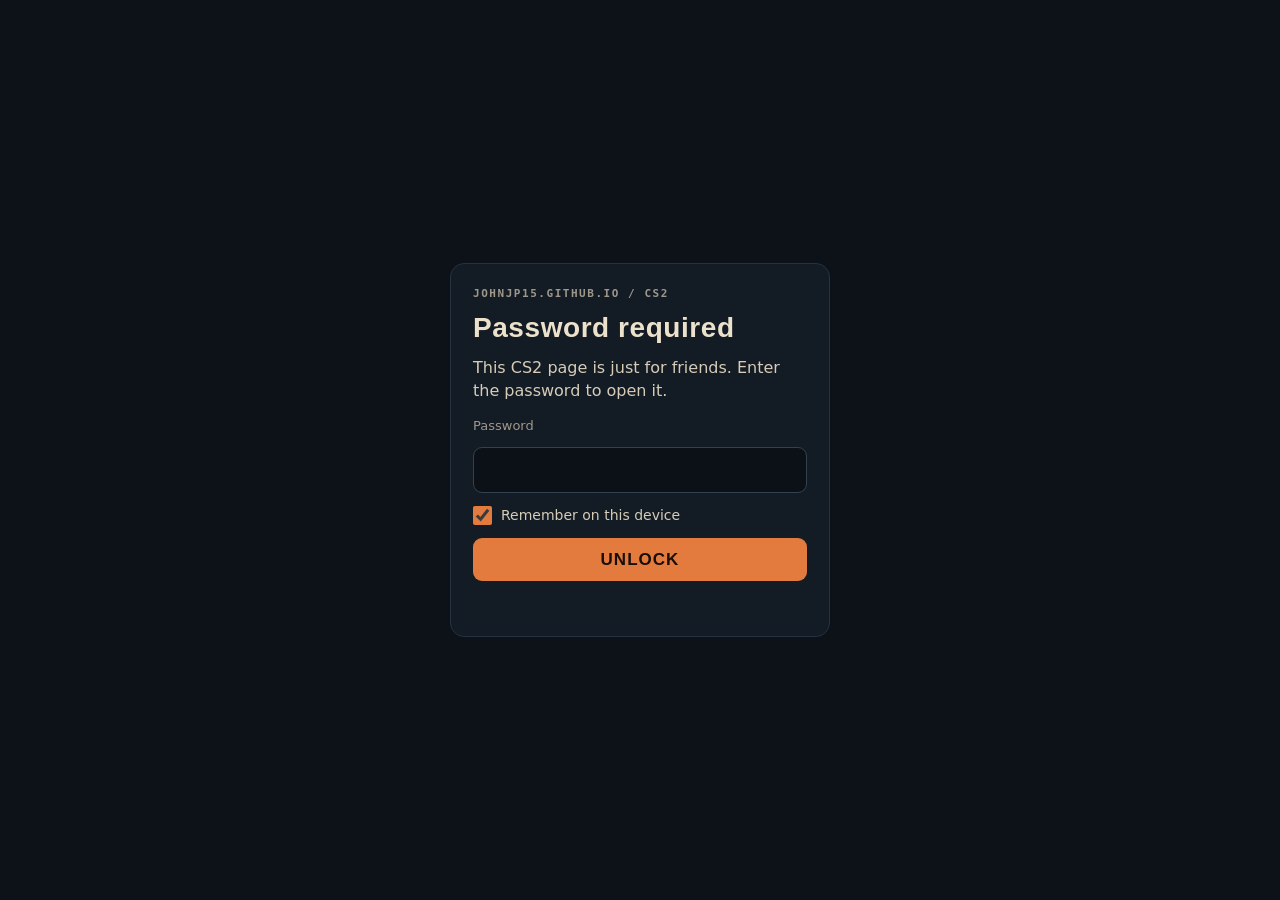
<file: cs2/index.html>
<!DOCTYPE html>
<html lang="en" class="checking">
<head>
<meta charset="utf-8">
<meta name="viewport" content="width=device-width, initial-scale=1">
<meta name="robots" content="noindex, nofollow">
<meta name="referrer" content="no-referrer">
<meta name="color-scheme" content="dark">
<title>CS2 · Password required</title>
<style>
:root{
  /* Lock screen: one centered card on the replay's night palette. Nothing about the page itself leaks here. */
  --night:#0c1218;
  --slab:#131b24;
  --rule:#253242;
  --sand:#ece2cc;
  --sand-dim:#9f988a;
  --clay:#e47b3e;
  --bomb:#ff6b66;
  --f-display:'Saira Condensed','Arial Narrow','Helvetica Neue',sans-serif;
  --f-body:-apple-system,BlinkMacSystemFont,'Segoe UI',system-ui,sans-serif;
  color-scheme:dark;
}
*{box-sizing:border-box}
html,body{height:100%;margin:0}
body{background:var(--night);color:var(--sand);font:16px/1.45 var(--f-body);display:grid;place-items:center;padding:16px}
.checking .card{visibility:hidden}
.card{width:100%;max-width:380px;background:var(--slab);border:1px solid var(--rule);border-radius:14px;padding:24px 22px;display:flex;flex-direction:column;gap:14px}
.eyebrow{font:600 11px/1 ui-monospace,'SFMono-Regular',Menlo,monospace;letter-spacing:.14em;text-transform:uppercase;color:var(--sand-dim)}
h1{margin:0;font:700 28px/1.05 var(--f-display);letter-spacing:.02em;text-wrap:balance}
p{margin:0;color:#d6ccb8}
form{display:flex;flex-direction:column;gap:12px}
label[for="pw"]{font-size:13px;color:var(--sand-dim)}
input[type="password"]{width:100%;font-size:17px;padding:12px 13px;border-radius:9px;border:1px solid #33424f;background:#0b1117;color:var(--sand)}
input[type="password"]:focus{outline:2px solid var(--clay);outline-offset:1px;border-color:transparent}
.rem{display:flex;align-items:center;gap:9px;font-size:14px;color:#d6ccb8;cursor:pointer}
.rem input{width:19px;height:19px;margin:0;accent-color:var(--clay)}
button{font:700 17px/1 var(--f-display);letter-spacing:.06em;text-transform:uppercase;padding:13px 16px;border-radius:9px;border:0;background:var(--clay);color:#1a0f08;cursor:pointer;-webkit-tap-highlight-color:transparent}
button:focus-visible{outline:2px solid var(--sand);outline-offset:2px}
button[disabled]{opacity:.65;cursor:progress}
#msg{min-height:1.4em;font-size:14px}
#msg.err{color:var(--bomb)}
</style>
</head>
<body>
<main class="card">
  <div class="eyebrow">johnjp15.github.io / cs2</div>
  <h1>Password required</h1>
  <p>This CS2 page is just for friends. Enter the password to open it.</p>
  <form id="f" autocomplete="on">
    <input type="text" name="username" value="cs2" autocomplete="username" hidden>
    <label for="pw">Password</label>
    <input id="pw" name="password" type="password" autocomplete="current-password" autocapitalize="none" autocorrect="off" spellcheck="false" required>
    <label class="rem"><input type="checkbox" id="rem" checked> Remember on this device</label>
    <button id="go" type="submit">Unlock</button>
    <p id="msg" role="status" aria-live="polite"></p>
  </form>
  <noscript><p>This page needs JavaScript to unlock.</p></noscript>
</main>
<script id="payload" type="application/json">{"v":1,"salt":"uwqWrDAsrnjM+yLsMs5tSw==","iter":600000,"iv":"lTVatqQayhzT+huE","ct":"t16MdZOrHA5RTW/[base64]/fBM4GmYQ7ar4iPdiu/On13i95Vaqdd06pkw880CpH007YTkgbrJ6uuDVx95pS80O+Uee+9HRYVhdUn3LPgPmYTEPfTUCGvwiyzKHf9sfBRdfRiB5pEZYtbCGn1HyIUV7qettKCwbvtS2t7/YGpF5DMtDAUAMDqGU6PTjhZBprx4ggzKRhJwZKFwG+PVwzj71GUIy13JU4EhW2ZvyJS697MTnrGn+A16wqiL6dNiMocQyCAtmR78J6TySC/d1zyPNU6Nq5q0JqA0URDhxx9pZITBIpOQsSHkD9cMILKk+s88GAQIWwVFUjBd92rhC3AGXy/t+Mu287vj5nQvlhJ5P201Mf4t5kEG7H3gspmsHSi439eKYqNkW3FJJa8WlHgCgU9bWx7xWFzPL8BpptLsFDwl7l5jfpWMuaYs8qsa8QWZeHao4ZXGGVugEfvKBQHAaf7Yi7CeO2Vxozu/1wkBqt+yAgzxTDrHmTIJ1BVt/DowHoPPORRUHkgAOkRXm8isY6yPv86RjJlF3/De/YftDiHlEXCWa2dmfeFD+xRYhLRPBuZphozdJWzWBfPJh+jg+F5hcs75i/x6AcVg++E1/lzny0gQXG6/UwuNM3952sVRwfmN4LYmBYusQ7cBdRJWKc8rlI8uN7b8L12+Zr9POk+rkJL3PGeGIjNRgdlQUdTGPVPxRKV5hR/q/h4+soJK3Ld/i5P1dbO3BfP1gI48x549HO5nDzJ/Guo52hsO0Tw0SUE8cQWqG6kM2zIhBp3C9doiPi3napy5ZTX/He3iHCkDFuruse1DNo6P5fWupck/zcIh9TgEaD9A/pczCNdDExXuLFvaSqA9iowpllLO+sSJ9c36JJnEiMb2ry4JHjBozIxev6lhI/pbJD3e3HhSFF7gsXrAFP3iMQcqYF5Sdd0M1S8Q4xlWQIzwLzGpQ15SL/MYrjQ60AoVd9W/JfId+AXlDnf1MyIHIg8hsRcIsJ+NXMeQ0E4JfC1OTwVWt/5OBe2ttyVItjVB9sVXO7lLhmIInosbhOY7sWALRNcjfN+JiqW1FsCkwhIs3sVK/x7bCDyqY/mymk8t9BPJ+H/jKJNmUiuF8WPl5WsQfX/L4ILHDOuYFOAsn3sh7rcuBbuErBYjyBd5P5a4cpRWkXVJvt3ELcKsTkzrnCZJQhWKG2PY076Tt7WweGyMDOCkEQTUntY7KX/+ijepP1u90oRW7r0DYvIIe56USIWWt5wNeTxhlufzXv/u5K2/kD4xePgLWcSCHEr/npS6+fkC7Y/3yfco9sIwExIcHlyKMJo8GBpAS/ZMRZPc064VK8p1lH7zHQN0Vyba1V2YFRo0IOear9/4EDIdACP0S4r9rpLB/8RJpJy1WAbfnjHMAO+w1+mz2Wbk3QMUsRo/[base64]/zLu7TbHKf4oRTwp5NspfTbDz6fSqs/zz5vcMwdb/cQhkNzV/0aiR61JhpwXjL5bi8xTl2zkP2WCQdJM/+AGE3P7NTwvh7eHlOnxOpX68lOzMZZGC51uadGrtxFDRx2chiOvcc8kd+US721lqszCal66EhEhpHjlh6XW8N2H4V7U9J1JQwZBOOdePWwqK0jihdk4sLdmsDZALMonylst3GLrKltdDLxWgr3mIXX7FZ0/PI78+cgSKMaI+KAC+I3hVrao7u323jbFfoS+lh2Cftvhfrge47zQSpjvK/PDUucQuuQQtc7hqndwFZEtchyV1cHLiSRM6FJ+Zb7RgsuzZq30xcxOqgbLGFZMX9/j8JVza6+9quKOgYOFvAmtKg5ens/FTTgjJ3sU3oHcVlCzr826IeqUXWF3sfj3LGliryJ0WgyonuyFqgrFnF1ETUPqkteJe2iXHS3bwNTnH+AmI4MnyqEwRLMFghPYpBxkW0QClJ7Hp+azfxb4xxyVtzezLEhTdDVjoFZ8n6UzwW/lbKqo74L6VoGHuNidbHBNTsZBb2Ys+UGKEqlf4JMmBKXYuFxceEo/vd5IHvylwnoZIoJYfuN8NDTIZeht1a0whUiEmLLH8iL1LyTlf40EUsrjTYekZ+bJ3r2Ou4UZF/XzVjoHjG/e2OqgcKHG5zRfFfBe/JBLTX/x8OewIkIjyS6NniTJJvvKW0xRRwFtngRQWxI2Ak2EJafwVkjZU9MDsuvWB0c/vYm8mGhw549gb9mnIjyrKqL+IoMfzT1pXmBRmOOkJ27KSGEUdy2dR8P65nlFpvAlrqVeXa11RtlrRjutcYgJO2V1GkmXnu7NfuqTboDdO/obAn3UZ/[base64]/mPqxxPrQ95lcMlKZhl2CHYKIkDiLB7gi+AGBfJfbGMSeSAIh2LrpAeugFwfDo0WFIIMHlLkZknZlACM0UTeWnzLKi/uYpZD+CTsQ5XRRKZc9s7htHHTnWEvipGUKWUs+9y3TQX3Sjv+r5gV+RLoteSL45iIkQPzSwgHkzOej/KMfS0c6+o+t0q81MieTDpTARI1TojjuNNaav0vVuLJwUYR0KsBi7RPwKzbS+2LZn5iUKkrJERQRaoEOQJdq8pzYyVajWJqmf4Lwt1er+eL0/lKjrLOYbrCao8gooIL3cBoWr/Ia4d8C0IxWmd6B7/vAljcLKyTXJmSpqAy71KIb4CHwzo2FpeysqIPIquDzNB+U9HFy1O/AdJljgwZCstlf/r64UHhVQJ5zHNsw1H6nINRkO4rtc6RocNF0DQS8dWu/zncI15KZo3UYd0OeerwnWBTWciDI4VNdIzB8E7TcBPba7TOQWFstTjYFTZ+tQ2OM3YfYiiV07qork+eBlddrRu82zTn9QtyS+2gmpvJH36QZmvqx/G79VlyAVzV2/ZkrG5ZywOBmEF5weJhYmfgXKbw9icrIekQ0Yi84nVZT6N1DxqpgbZVf6H71FONYQtAo8s3nJ43f59GI/BH92Pd4ZH9kgO/+RyTGZNcjVN+lhv0ji86ee8Cqljeitqo/XM4FZJUIKoXtFJAGuBW9zMaKUYy2YUPCflSBtyVudK+xDg/NGFqr1frZXtvqrEmR0WEvLTdWTpqXrbHZdThyBKzBDMYvN172KE8NkL5OZeeg6KZsC0ft9GD6DqkLfwyoUHprCeS3wwjQee4gBy1jCNjD/QW4mGsH7Tr6r9KiK3o22L804d8Se3FiXIzMw2wXpMXBQdy5kty4BLWSbqsKc8q8rtOjuqBinhkZCcMXuX+dWbm1jL2W3NA0TW9if2DJUJmSvyEChRk0sQGyGDdfc6RbEuke+VyHS+LX5+OAWhqs5BfBHmDlaRdWz1S0TGDV90e69aU0RW8Djv0pvMvc/f3NiBViIsOk3cqxo1ebRSUU/nipfXSUEY4i+fMnTTWpqVcY+kpjbCo+IWFXnrPR8uh/L/0hMGzAASRAF0P3tkpbUuMmRXu/p2LVEE52tRxsvGhd9owm/+7zQ07sBS8zMByDq7Jeslu1PfBghp6Yv3unUw0kXPkMJ4tGi8XnDTl43UHEIe8HWmr18kE2J1L8TMkCOd1Rbc8pwDmFp0AMb099AhMZHcmeK4kJPE10pJ4DZzlVqnrmv8zQmVsqL+1MfmHhEtnpJeh8bQ7r6Uh6V8FbQOQNrcvzeh3Nni8Pja/b/9iIYZIyyQ1ofv6g633Fv5AZUIeCI3jOrc2Fn6Xon7/88a+I7lYjt+/uJlUebFPcu9WkNNdiA9PJIsoloNQAfej7Wab88NXzs9fPZ1yUYb+FXdJv6s2WqDPXD9FbimBe2Js6TnwC3GRHy6HF0c5ldy4m3o69J5GHEAGm0e2ciOr82wv1yS3nr/QxzTqnN/ijMXcl+dgjidVpf058qxGXUSFRLdXYt6bV3FiW8UcBpFmUEJEjPjsjFNvo2Z0N40eGsB25xb7AdSPiVNoTNM79E3IeCSBQIoEfH7zC4UW7SuvQdoBvkOnzVhFilhVnh4XZ6yN8ly5fg281D3lcedHd/rfAQVmMVz0EfuhaLxt89cLdW8vwpYpLG7R5O1uWOpJU65bnKYQefgdopY9Nac5V5eSb85XsxILzy6ExjOvuw4hKxsc1UInUY1DbTbBEcxo9tTVVn/8gGeeGpJ7Y/FPBYQ8QJh/2sDmjiQZBMScx8Ran84wqmVhmXx2MAJvIJJ2glL5XaJ9RKKLEIqfBRRqagmZP7EXBlFTuifPFT6LC4l9hRXCx5fmt60uc7+j6SPSPWhCd4NMuO72aDJsOr8a1aisVeylC2IF+16fE5io73D5Th+ne2OdsbLxjs6rRr+8mfx7f/rNXZEzkoCpy65l82DQ4P6Dn1Qo/LFc7QCAJQG5ypmKwcoqQNaXAME70orRhm3PiQ1B+klHYY/Jw5FTsimkd5zDByC1Gz5kcPW3IlNRBWSFxoivC9+PAHuWasZfRfymVrlAxRgKjhGQH6KPRZ/azOdE8IqhLfu8IX+Y2QUGqJRjSdpzdozGGIWRIVekWlKgkwtQ8nDjq7ZZ5/Am7ccD25fsv4eK6CXYthQ3/7xFiQBBU4Guj1N4tpTnM2ONMXcYV0FA3QLbdu+fywl5mvfQJGE80RuPHBLdTAc2aGg5yw8UOV7tGLwXEuwdXr88CArnatgB+WvP8j+o2Quxkbpsmnbj9YH24ibaQ3iSyNtH7te/A3l09Vmt30GhMHbL+wU5w7ETmJ/yLJUtvX19S1tzL+IE2x4dU1EWkrNDLgRXMs4a5tiDhyho3/UgEUnJUHTXJ8wCxzbGJpE4pHmYG5uOvke1JFhZljesAwRzpgRtvfkWghM5oCT/Y4s/S+94lJUkZYIk3DGGOXzeVB6CZ9YCxbKCiB+YV3lW4DLhgqrc8Nz1PM9M37zDZW2uelvjLvCTUPFQHfa+UdohwtoSTUYy6FKq5NWkAi8Y3QNzVdnNhB55ZsgNWbTz1hkU0Q8q7U0unfPNhlFRb4ggNSM/5LQntUIxrI9DbiMyTPltz9olVrv8QDhAo3ZrFlAPYHW/DG6CVYnE7NBCA3BYCrBrOgCk+49g4ghYHXsLBGm8hMhoN5wZoKB6QofF17Dm1RRoyUwF8dqK45XS8fFJg5n6usyLhZ01nOsJRol0Cba6UbKo0YflB+jlYTHSIFqpKiT3QbOnXUaJ2hBk0GnWThfiHkVvRsska+/[base64]/o0i/T8oXnwDp29slFZ78JiPzUrrtcRYgq0VPGkkq6ZBQdojZpO6cgqfbilZaVC4d45Y+8IMB/T71PbHVxByOyqBC54oYhr77Ij9ZUDHt+cOmOco00ms5q58Bz1fsZoFp1iEXHLvPvi/[base64]/ClCVLC0uDEC67e4yYpsQrQNaIh9Rav5pUOYXRY24s3yBXFZPEJVQxja5qapOEyPHqxE/oPL7y+dM7N+Czm2m4KXyaTE3TrTwxhPdgdpxXfn74Vg7NzU4Hkehpab/xYPw+RZazR7JXeHZcxejBD0fWQWjUeFsZ19IRIn4mdyx1s72rvItxWsxeDJXpVWPqf0+6mM0iuZeis2iIvZLb4/3d83Fqu65qN8AQrFiJQtrKdVw2J3ksbxLPsdBHZpFPpmlhM1Wcygl0auMP7Bxlc0v7POi2uQx0JTOOSzqYlg+nDula9a0MUpiZdz9U8LHeBdXZ6eEiAcopI8TB2E4o30hYwjtKVZOQzOjRysZ9RLHfIap8XHEmBcr9ng0aXut6BmmwAxfn6uwqOFCSb/5fEzicorls92yoqSTctAkr7LPVxpmV/zOzk4plJXYZvuJT0sOxM9IcYqPmRFqbWH8UJHoJWIC2RtLZlGlYKQw/HYpclnR86DEpVTri24Gi0/9W8UfjIBtHJHA3dvmaH+Ss1LK0UComucW3Kgna6GEKuN/inz8qcbuy1XzW6UwjoA3eaHXvX6ixqrgdnPSI/CPULNWKveyQf1mPLN/5Qt1o9dthjjNwKKcJyaFHGSHD04u4Fd+gbG5S/W60ijmZLeV180NBsV4agIvkCXSgp89BEsi8g7BRSXhgdoaEFqrNXT0+6hgyNWdgB4D09gZbsFqJbQuLGrjiDqF2H3gTD06szcdNzfWxR8Ma5xtmUoSp9TigxlWU5etiTkLpwWpvvwTS9Zxv9DXjfca3NxHpcxqEblIzviMZvnws"}</script>
<script>
(function () {
  'use strict';
  var P = JSON.parse(document.getElementById('payload').textContent);
  var STORE = 'cs2-lock-v1:' + P.salt.slice(0, 12);
  var subtle = window.crypto && window.crypto.subtle;
  var $ = function (id) { return document.getElementById(id); };
  var msg = $('msg');
  function bytes(b64) { var s = atob(b64), a = new Uint8Array(s.length); for (var i = 0; i < s.length; i++) a[i] = s.charCodeAt(i); return a; }
  function b64(u8) { var s = ''; for (var i = 0; i < u8.length; i++) s += String.fromCharCode(u8[i]); return btoa(s); }
  function ready() { document.documentElement.classList.remove('checking'); }
  function say(text, err) { msg.textContent = text; msg.className = err ? 'err' : ''; }
  function remembered() { try { return sessionStorage.getItem(STORE) || localStorage.getItem(STORE); } catch (e) { return null; } }
  function remember(raw, keep) {
    var v = b64(raw);
    try { sessionStorage.setItem(STORE, v); } catch (e) {}
    try { if (keep) localStorage.setItem(STORE, v); else localStorage.removeItem(STORE); } catch (e) {}
  }
  function forget() { try { sessionStorage.removeItem(STORE); localStorage.removeItem(STORE); } catch (e) {} }
  function derive(pw) {
    return subtle.importKey('raw', new TextEncoder().encode(pw.normalize('NFC')), 'PBKDF2', false, ['deriveBits'])
      .then(function (base) { return subtle.deriveBits({ name: 'PBKDF2', salt: bytes(P.salt), iterations: P.iter, hash: 'SHA-256' }, base, 256); })
      .then(function (bits) { return new Uint8Array(bits); });
  }
  function decrypt(raw) {
    return subtle.importKey('raw', raw, 'AES-GCM', false, ['decrypt'])
      .then(function (key) { return subtle.decrypt({ name: 'AES-GCM', iv: bytes(P.iv) }, key, bytes(P.ct)); })
      .then(function (buf) { return new TextDecoder().decode(buf); });
  }
  // Replace this page with the decrypted one. Only after load: while the lock page is still
  // loading, document.open() is ignored and the page would be appended instead of replacing it.
  function show(html) {
    var go = function () { document.open(); document.write(html); document.close(); };
    if (document.readyState === 'complete') go(); else window.addEventListener('load', go, { once: true });
  }

  if (!subtle) { ready(); say('This browser can’t unlock the page. Open it over https in an up-to-date browser.', true); $('go').disabled = true; return; }
  var saved = remembered();
  if (saved) {
    decrypt(bytes(saved)).then(show, function () { forget(); ready(); });
  } else {
    ready();
  }
  $('f').addEventListener('submit', function (e) {
    e.preventDefault();
    var pw = $('pw').value;
    if (!pw) return;
    $('go').disabled = true; say('Unlocking…');
    var raw;
    derive(pw).then(function (r) { raw = r; return decrypt(r); }).then(function (html) {
      remember(raw, $('rem').checked); show(html);
    }, function () {
      $('go').disabled = false; say('That password didn’t work. Check it and try again.', true); $('pw').select();
    });
  });
})();
</script>
</body>
</html>
</file>
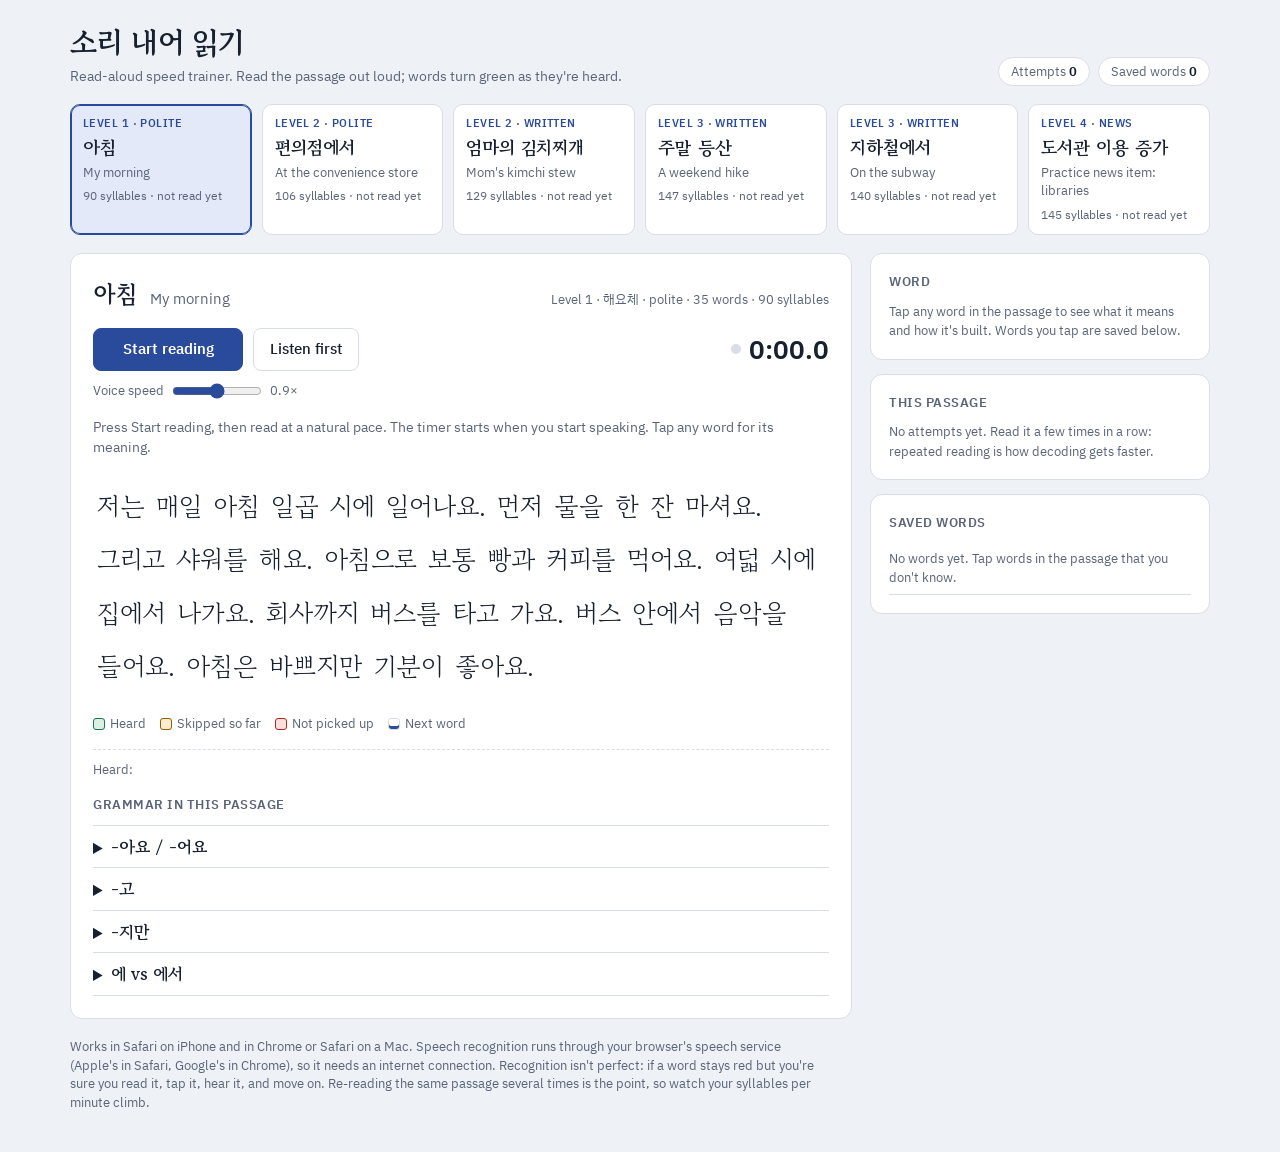
<file: korean-read-aloud/index.html>
<!DOCTYPE html>
<html lang="ko">
<head>
<meta charset="utf-8">
<meta name="viewport" content="width=device-width, initial-scale=1, viewport-fit=cover">
<meta name="theme-color" content="#eef1f5" media="(prefers-color-scheme: light)">
<meta name="theme-color" content="#10141c" media="(prefers-color-scheme: dark)">
<meta name="format-detection" content="telephone=no">
<title>소리 내어 읽기</title>
<link rel="preconnect" href="https://fonts.googleapis.com">
<link rel="preconnect" href="https://fonts.gstatic.com" crossorigin>
<link href="https://fonts.googleapis.com/css2?family=Gowun+Batang:wght@400;700&family=IBM+Plex+Sans+KR:wght@400;500;600&display=swap" rel="stylesheet">
<style>
/* Layout: passage picker on top, reader on the left, word card / results / progress on the right. */
:root{
  --bg:#eef1f5; --surface:#ffffff; --ink:#17202f; --muted:#5a6478; --line:#d8dde6;
  --accent:#2a4b9b; --accent-ink:#ffffff; --accent-soft:#e3e9f8;
  --good:#17784a; --good-soft:#d9f1e4; --warn:#9a5c00; --warn-soft:#fbecd2; --bad:#b0281f; --bad-soft:#fadfdc;
  --font-read:"Gowun Batang","AppleMyungjo","Nanum Myeongjo",serif;
  --font-ui:"IBM Plex Sans KR",-apple-system,"Apple SD Gothic Neo","Malgun Gothic",sans-serif;
  color-scheme:light;
}
@media (prefers-color-scheme: dark){
  :root:not([data-theme="light"]){
    --bg:#10141c; --surface:#181e29; --ink:#e7ebf2; --muted:#9aa4b8; --line:#2b3342;
    --accent:#8aa8f0; --accent-ink:#0e1422; --accent-soft:#1f2c4a;
    --good:#6fd39e; --good-soft:#163a29; --warn:#f0b85c; --warn-soft:#3b2c12; --bad:#ff8d83; --bad-soft:#41201d;
    color-scheme:dark;
  }
}
:root[data-theme="dark"]{
  --bg:#10141c; --surface:#181e29; --ink:#e7ebf2; --muted:#9aa4b8; --line:#2b3342;
  --accent:#8aa8f0; --accent-ink:#0e1422; --accent-soft:#1f2c4a;
  --good:#6fd39e; --good-soft:#163a29; --warn:#f0b85c; --warn-soft:#3b2c12; --bad:#ff8d83; --bad-soft:#41201d;
  color-scheme:dark;
}
*{box-sizing:border-box}
html,body{margin:0}
html{-webkit-text-size-adjust:100%}
body{background:var(--bg);color:var(--ink);font-family:var(--font-ui);font-size:15px;line-height:1.5}
h1,h2,h3{text-wrap:balance;margin:0}
button{font:inherit;color:inherit;touch-action:manipulation;-webkit-tap-highlight-color:transparent}
button:focus-visible,input:focus-visible,summary:focus-visible{outline:2px solid var(--accent);outline-offset:2px}
.wrap{max-width:1180px;margin:0 auto;padding:20px 20px 40px;display:flex;flex-direction:column;gap:18px}
.top{display:flex;flex-wrap:wrap;align-items:flex-end;justify-content:space-between;gap:12px}
.top h1{font-family:var(--font-read);font-size:30px;font-weight:700;letter-spacing:-.01em}
.top .sub{color:var(--muted);font-size:14px}
.pills{display:flex;gap:8px;flex-wrap:wrap}
.pill{background:var(--surface);border:1px solid var(--line);border-radius:999px;padding:4px 12px;font-size:13px;color:var(--muted);font-variant-numeric:tabular-nums}
.pill b{color:var(--ink);font-weight:600}
.banner{border-radius:10px;padding:12px 14px;font-size:14px;border:1px solid var(--warn);background:var(--warn-soft);color:var(--ink)}
.banner[hidden]{display:none}
.banner code{font-size:13px;background:var(--surface);padding:1px 5px;border-radius:4px;border:1px solid var(--line)}

.passages{display:grid;grid-template-columns:repeat(auto-fill,minmax(172px,1fr));gap:10px}
.pcard{text-align:left;background:var(--surface);border:1px solid var(--line);border-radius:10px;padding:10px 12px;cursor:pointer;display:flex;flex-direction:column;gap:2px}
.pcard:hover{border-color:var(--accent)}
.pcard[aria-pressed="true"]{border-color:var(--accent);box-shadow:inset 0 0 0 1px var(--accent);background:var(--accent-soft)}
.pcard .lv{font-size:11px;font-weight:600;letter-spacing:.04em;color:var(--accent);text-transform:uppercase}
.pcard .kt{font-family:var(--font-read);font-size:18px;font-weight:700}
.pcard .et{font-size:12.5px;color:var(--muted)}
.pcard .best{font-size:12px;color:var(--muted);font-variant-numeric:tabular-nums;margin-top:4px}
.pcard .best b{color:var(--good)}

.layout{display:grid;grid-template-columns:minmax(0,1fr) 340px;gap:18px;align-items:start}
@media (max-width:900px){.layout{grid-template-columns:1fr}}
.card{background:var(--surface);border:1px solid var(--line);border-radius:12px;padding:18px}
.card h2{font-size:13px;font-weight:600;color:var(--muted);letter-spacing:.04em;text-transform:uppercase;margin-bottom:10px}
.reader{display:flex;flex-direction:column;gap:16px;padding:22px}
.rhead{display:flex;justify-content:space-between;align-items:baseline;gap:12px;flex-wrap:wrap}
.rhead h3{font-family:var(--font-read);font-size:24px}
.rhead .meta{color:var(--muted);font-size:13px}
.rhead h3 .en{font-family:var(--font-ui);font-weight:400;font-size:15px;color:var(--muted);margin-left:6px}
.controls{display:flex;flex-direction:column;gap:10px}
.actions{display:flex;gap:10px;align-items:center;flex-wrap:wrap}
.actions .btn[hidden]{display:none}
.sheet-close{display:none}
.btn{border:1px solid var(--line);background:var(--surface);border-radius:8px;padding:9px 16px;cursor:pointer;font-weight:500}
.btn:hover{border-color:var(--accent)}
.btn[disabled]{opacity:.45;cursor:not-allowed}
.btn.primary{background:var(--accent);color:var(--accent-ink);border-color:var(--accent);font-weight:600;min-width:150px}
.btn.primary.live{background:var(--bad);border-color:var(--bad);color:#fff}
.btn.small{padding:5px 10px;font-size:13px}
.rate{display:flex;align-items:center;gap:6px;font-size:13px;color:var(--muted)}
.rate input{width:90px;accent-color:var(--accent)}
.timer{margin-left:auto;display:flex;align-items:center;gap:8px;font-variant-numeric:tabular-nums;font-size:26px;font-weight:600}
.dot{width:10px;height:10px;border-radius:50%;background:var(--line)}
.dot.on{background:var(--bad);animation:pulse 1.2s infinite}
@keyframes pulse{50%{opacity:.35}}
@media (prefers-reduced-motion:reduce){.dot.on{animation:none}}
.status{font-size:13.5px;color:var(--muted);min-height:1.4em}

.text{font-family:var(--font-read);font-size:26px;line-height:2.05;word-break:keep-all;padding:6px 2px}
.w{background:none;border:0;padding:0 .06em;margin:0;border-radius:4px;cursor:pointer;font-family:inherit;font-size:inherit;line-height:inherit;transition:background-color .15s}
.w:hover{background:var(--accent-soft)}
.w.read{background:var(--good-soft);color:var(--good)}
.w.skip{background:var(--warn-soft)}
.w.missed{background:var(--bad-soft);text-decoration:underline wavy var(--bad);text-underline-offset:6px}
.w.current{box-shadow:inset 0 -3px 0 var(--accent)}
.w.tts{background:var(--accent-soft);color:var(--accent)}
.w.sel{outline:2px solid var(--accent);outline-offset:1px}
.heard{font-size:13px;color:var(--muted);border-top:1px dashed var(--line);padding-top:10px;min-height:2em}
.heard span{color:var(--ink)}
.legend{display:flex;gap:14px;flex-wrap:wrap;font-size:12.5px;color:var(--muted)}
.legend i{display:inline-block;width:12px;height:12px;border-radius:3px;vertical-align:-2px;margin-right:5px}

.grammar details{border-top:1px solid var(--line);padding:8px 0}
.grammar details:last-child{border-bottom:1px solid var(--line)}
.grammar summary{cursor:pointer;font-weight:600;font-family:var(--font-read);font-size:17px}
.grammar summary span{font-family:var(--font-ui);font-weight:400;color:var(--muted);font-size:13px;margin-left:8px}
.grammar p{margin:6px 0 0;font-size:14px}
.grammar .ex{font-family:var(--font-read);font-size:15.5px;color:var(--accent)}

.side{display:flex;flex-direction:column;gap:14px}
.wordcard .wk{font-family:var(--font-read);font-size:30px;font-weight:700;line-height:1.2}
.wordcard .pr{color:var(--muted);font-family:var(--font-read);font-size:16px;margin-left:6px}
.wordcard .wm{font-size:17px;font-weight:600;margin-top:6px}
.wordcard .wb{font-size:14px;color:var(--muted);margin-top:4px;font-family:var(--font-ui)}
.wordcard .row{display:flex;gap:8px;align-items:center;margin-top:12px;flex-wrap:wrap}
.muted{color:var(--muted)} .small{font-size:13px}

.big{display:flex;align-items:baseline;gap:8px}
.big .n{font-size:44px;font-weight:600;font-variant-numeric:tabular-nums;line-height:1}
.big .u{color:var(--muted);font-size:14px}
.delta{font-size:13px;font-weight:600;border-radius:999px;padding:2px 8px}
.delta.up{background:var(--good-soft);color:var(--good)} .delta.down{background:var(--bad-soft);color:var(--bad)}
.stats{display:grid;grid-template-columns:1fr 1fr;gap:8px;margin-top:12px}
.stat{border:1px solid var(--line);border-radius:8px;padding:8px 10px}
.stat .l{font-size:12px;color:var(--muted)} .stat .v{font-size:18px;font-weight:600;font-variant-numeric:tabular-nums}
.chips{display:flex;flex-wrap:wrap;gap:6px;margin-top:8px}
.chip{border:1px solid var(--bad);background:var(--bad-soft);color:var(--ink);border-radius:999px;padding:2px 10px;font-family:var(--font-read);font-size:15px;cursor:pointer}
.attempts{width:100%;border-collapse:collapse;font-size:13px;font-variant-numeric:tabular-nums;margin-top:8px}
.attempts th{text-align:left;color:var(--muted);font-weight:500;border-bottom:1px solid var(--line);padding:4px 0}
.attempts td{padding:4px 0;border-bottom:1px solid var(--line)}
.attempts td:not(:first-child),.attempts th:not(:first-child){text-align:right}
.spark{width:100%;height:auto;display:block;margin-top:4px}
.words{list-style:none;margin:0;padding:0;max-height:280px;overflow:auto}
.words li{display:flex;align-items:baseline;gap:8px;padding:6px 0;border-bottom:1px solid var(--line)}
.words .k{font-family:var(--font-read);font-weight:700;font-size:16px;cursor:pointer;background:none;border:0;padding:0}
.words .m{font-size:13px;color:var(--muted);flex:1}
.words .x{background:none;border:0;color:var(--muted);cursor:pointer;font-size:13px}
footer{color:var(--muted);font-size:12.5px;max-width:760px}

/* Phones: passages scroll sideways, controls live in a bar at the bottom, the word card is a bottom sheet. */
@media (max-width:700px){
  .wrap{padding:14px max(14px,env(safe-area-inset-right)) calc(100px + env(safe-area-inset-bottom)) max(14px,env(safe-area-inset-left));gap:14px}
  .top{gap:8px;align-items:center}
  .top h1{font-size:22px}
  .top .sub{display:none}
  .pill{padding:3px 10px;font-size:12px}
  .pcard{padding:8px 10px;min-width:0}
  .pcard .kt{font-size:17px}
  .pcard .et,.pcard .best{white-space:nowrap;overflow:hidden;text-overflow:ellipsis}
  .pcard .best{margin-top:2px}
  .rhead .meta{font-size:12px}
  .status{font-size:13px}
  .passages{grid-auto-flow:column;grid-auto-columns:minmax(150px,44%);grid-template-columns:none;overflow-x:auto;scroll-snap-type:x mandatory;margin:0 -14px;padding:0 14px 4px;scroll-padding-left:14px;-webkit-overflow-scrolling:touch;scrollbar-width:none}
  .passages::-webkit-scrollbar{display:none}
  .pcard{scroll-snap-align:start}
  .reader{padding:16px;gap:12px}
  .rhead h3{font-size:20px}
  .text{font-size:22px;line-height:1.95;padding:2px 0}
  .actions{position:fixed;left:0;right:0;bottom:0;z-index:20;flex-wrap:nowrap;background:var(--surface);border-top:1px solid var(--line);
    padding:10px max(14px,env(safe-area-inset-right)) calc(10px + env(safe-area-inset-bottom)) max(14px,env(safe-area-inset-left));box-shadow:0 -6px 20px rgba(10,20,40,.10)}
  .actions .btn{padding:12px 12px;white-space:nowrap}
  .actions .btn.primary{flex:1 1 auto;min-width:0}
  .timer{font-size:20px;gap:6px}
  .wordcard{position:fixed;left:max(10px,env(safe-area-inset-left));right:max(10px,env(safe-area-inset-right));bottom:calc(82px + env(safe-area-inset-bottom));z-index:30;
    box-shadow:0 10px 36px rgba(10,20,40,.28);transform:translateY(calc(100% + 140px));visibility:hidden;transition:transform .22s ease,visibility 0s .22s}
  .wordcard.open{transform:none;visibility:visible;transition:transform .22s ease}
  .wordcard h2{display:none}
  .sheet-close{display:inline-flex;margin-left:auto}
}
@media (prefers-reduced-motion:reduce){.wordcard,.wordcard.open{transition:none}}
</style>
</head>
<body>
<div class="wrap">
  <header class="top">
    <div>
      <h1>소리 내어 읽기</h1>
      <div class="sub">Read-aloud speed trainer. Read the passage out loud; words turn green as they're heard.</div>
    </div>
    <div class="pills">
      <span class="pill">Attempts <b id="statAttempts">0</b></span>
      <span class="pill">Saved words <b id="statWords">0</b></span>
    </div>
  </header>

  <div class="banner" id="banner" hidden></div>

  <nav class="passages" id="passages" aria-label="Passages"></nav>

  <div class="layout">
    <section class="card reader" aria-label="Reader">
      <div class="rhead">
        <h3 id="pTitle"></h3>
        <span class="meta" id="pMeta"></span>
      </div>
      <div class="controls">
        <div class="actions" id="actions">
          <button class="btn primary" id="btnRead" type="button">Start reading</button>
          <button class="btn" id="btnListen" type="button">Listen first</button>
          <button class="btn" id="btnRestart" type="button" hidden>Restart mic</button>
          <div class="timer" aria-live="off"><span class="dot" id="dot"></span><span id="timer">0:00.0</span></div>
        </div>
        <label class="rate" for="rate">Voice speed <input id="rate" type="range" min="0.6" max="1.2" step="0.1" value="0.9"><span id="rateVal">0.9×</span></label>
      </div>
      <div class="status" id="status" aria-live="polite">Press Start reading, then read at a natural pace. The timer starts when you start speaking. Tap any word for its meaning.</div>
      <div class="text" id="text" lang="ko"></div>
      <div class="legend">
        <span><i style="background:var(--good-soft);border:1px solid var(--good)"></i>Heard</span>
        <span><i style="background:var(--warn-soft);border:1px solid var(--warn)"></i>Skipped so far</span>
        <span><i style="background:var(--bad-soft);border:1px solid var(--bad)"></i>Not picked up</span>
        <span><i style="box-shadow:inset 0 -3px 0 var(--accent);border:1px solid var(--line)"></i>Next word</span>
      </div>
      <div class="heard" id="heard">Heard: <span></span></div>
      <div class="grammar">
        <h2>Grammar in this passage</h2>
        <div id="grammar"></div>
      </div>
    </section>

    <aside class="side">
      <section class="card wordcard" id="wordcard" aria-live="polite">
        <h2>Word</h2>
        <div class="muted small">Tap any word in the passage to see what it means and how it's built. Words you tap are saved below.</div>
      </section>
      <section class="card" id="results" hidden>
        <h2>Last attempt</h2>
        <div id="resultsBody"></div>
      </section>
      <section class="card" id="progress">
        <h2>This passage</h2>
        <div id="progressBody"></div>
      </section>
      <section class="card">
        <h2>Saved words</h2>
        <ul class="words" id="words"></ul>
      </section>
    </aside>
  </div>

  <footer>
    Works in Safari on iPhone and in Chrome or Safari on a Mac. Speech recognition runs through your browser's speech service (Apple's in Safari, Google's in Chrome), so it needs an internet connection. Recognition isn't perfect: if a word stays red but you're sure you read it, tap it, hear it, and move on. Re-reading the same passage several times is the point, so watch your syllables per minute climb.
  </footer>
</div>

<script>
/* ---------------- Passages ---------------- */
const PASSAGES = [
{ id:"morning", level:1, title:"아침", en:"My morning", style:"해요체 · polite",
  sentences:[
    "저는 매일 아침 일곱 시에 일어나요.",
    "먼저 물을 한 잔 마셔요.",
    "그리고 샤워를 해요.",
    "아침으로 보통 빵과 커피를 먹어요.",
    "여덟 시에 집에서 나가요.",
    "회사까지 버스를 타고 가요.",
    "버스 안에서 음악을 들어요.",
    "아침은 바쁘지만 기분이 좋아요."
  ],
  gloss:{
    "저는":"I|저 (I, humble) + 는 (topic marker)",
    "매일":"every day|每日",
    "아침":"morning|",
    "일곱":"seven|Native Korean number, used for hours: 일곱 시 = 7 o'clock",
    "시에":"at … o'clock|시 (hour) + 에 (at, for time)",
    "일어나요":"get up, wake up|일어나다 + -아요 (polite present)|이러나요",
    "먼저":"first, before anything else|",
    "물을":"water|물 + 을 (object marker)|무를",
    "한":"one|하나 shortens to 한 before a counter",
    "잔":"cup, glass|Counter for drinks",
    "마셔요":"drink|마시다 + -어요 → 마셔요",
    "그리고":"and, and then|Connects sentences",
    "샤워를":"a shower|샤워 + 를 (object marker)",
    "해요":"do|하다 → 해요 (polite present); 샤워를 하다 = take a shower",
    "아침으로":"for breakfast|아침 + (으)로 (as, for)|아치므로",
    "보통":"usually|普通",
    "빵과":"bread and|빵 + 과 (and, after a consonant)",
    "커피를":"coffee|커피 + 를 (object marker)",
    "먹어요":"eat|먹다 + -어요 (polite present)|머거요",
    "여덟":"eight|Native number; the final ㄼ is read as ㄹ|여덜",
    "집에서":"from home|집 + 에서 (from; place of action)|지베서",
    "나가요":"go out, leave|나가다 + -아요 → 나가요",
    "회사까지":"to the office|회사 (會社, company) + 까지 (up to, as far as)",
    "버스를":"the bus|버스 + 를 (object marker)",
    "타고":"ride, and|타다 (to ride) + -고 (and, then)",
    "가요":"go|가다 + -아요 → 가요",
    "버스":"bus|",
    "안에서":"inside|안 (inside) + 에서 (place of action)|아네서",
    "음악을":"music|음악 (音樂) + 을 (object marker)|으마글",
    "들어요":"listen|듣다 + -어요 → 들어요 (ㄷ becomes ㄹ before a vowel)|드러요",
    "아침은":"mornings|아침 + 은 (topic marker)|아치믄",
    "바쁘지만":"are busy, but|바쁘다 + -지만 (but)",
    "기분이":"mood, feeling|기분 (氣分) + 이 (subject marker)|기부니",
    "좋아요":"is good|좋다 + -아요; the ㅎ goes silent|조아요"
  },
  grammar:[
    ["-아요 / -어요","Polite present ending for everyday speech (해요체). Stems ending in ㅏ or ㅗ take -아요, others take -어요, and 하다 becomes 해요.","일어나다 → 일어나요 · 먹다 → 먹어요"],
    ["-고","Joins two actions: 'and' or 'and then'.","버스를 타고 가요 = I take the bus (and go)"],
    ["-지만","'But' between two clauses.","바쁘지만 기분이 좋아요 = busy, but I feel good"],
    ["에 vs 에서","에 marks a time or a destination. 에서 marks where an action happens, or 'from'.","일곱 시에 (at 7) · 집에서 나가요 (leave from home)"]
  ]},
{ id:"store", level:2, title:"편의점에서", en:"At the convenience store", style:"해요체 · polite",
  sentences:[
    "우리 집 앞에 작은 편의점이 있어요.",
    "저는 일주일에 두세 번 거기에 가요.",
    "어제는 퇴근하고 편의점에 들렀어요.",
    "라면 하나와 우유를 샀어요.",
    "계산할 때 직원이 봉투가 필요하냐고 물어봤어요.",
    "저는 괜찮다고 했어요.",
    "집에 와서 라면을 끓여 먹었어요.",
    "간단했지만 맛있었어요."
  ],
  gloss:{
    "우리":"our, my|Koreans say 우리 집 (our house) even for 'my house'",
    "집":"house, home|",
    "앞에":"in front of|앞 (front) + 에 (at)|아페",
    "작은":"small|작다 + -은 (describing a noun)|자근",
    "편의점이":"a convenience store|편의점 (便宜店) + 이 (subject marker)|펴니저미",
    "있어요":"there is|있다 + -어요|이써요",
    "저는":"I|저 (I, humble) + 는 (topic marker)",
    "일주일에":"per week|일주일 (one week) + 에 (per)|일쭈이레",
    "두세":"two or three|두 (2) + 세 (3)",
    "번":"times|Counter for occurrences",
    "거기에":"there|거기 (there) + 에 (to)",
    "가요":"go|가다 + -아요 → 가요",
    "어제는":"yesterday|어제 + 는 (topic / contrast)",
    "퇴근하고":"after getting off work|퇴근하다 (退勤, leave work) + -고 (and then)",
    "편의점에":"to the convenience store|편의점 + 에 (to)|펴니저메",
    "들렀어요":"stopped by|들르다 + -었어요 (past); the ㅡ drops: 들르 + 어 → 들러|들러써요",
    "라면":"ramyeon, instant noodles|",
    "하나와":"one, and|하나 (one) + 와 (and, after a vowel)",
    "우유를":"milk|우유 (牛乳) + 를 (object marker)",
    "샀어요":"bought|사다 + -았어요 (past)|사써요",
    "계산할":"(when) paying|계산하다 (計算, pay the bill) + -(으)ㄹ, used with 때",
    "때":"when, the time|-(으)ㄹ 때 = when …",
    "직원이":"the employee|직원 (職員, staff) + 이 (subject marker)|지궈니",
    "봉투가":"a bag|봉투 (bag, envelope) + 가 (subject marker)",
    "필요하냐고":"whether (I) needed|필요하다 (必要, to need) + -냐고 (quoting a question)|피료하냐고",
    "물어봤어요":"asked|묻다 → 물어보다 (to ask) + -았어요 (past)|무러봐써요",
    "괜찮다고":"that it was fine|괜찮다 (to be okay) + -다고 (quoting a statement)|괜찬타고",
    "했어요":"said|하다 → 했어요 (past); -다고 하다 = to say that …|해써요",
    "집에":"home (to)|집 + 에 (to)|지베",
    "와서":"came, and then|오다 + -아서 → 와서 (and then, in sequence)",
    "라면을":"the ramyeon|라면 + 을 (object marker)|라며늘",
    "끓여":"boil|끓이다 + -어 → 끓여; 끓여 먹다 = cook and eat|끄려",
    "먹었어요":"ate|먹다 + -었어요 (past)|머거써요",
    "간단했지만":"was simple, but|간단하다 (簡單, simple) + -았지만|간단핻찌만",
    "맛있었어요":"was delicious|맛있다 + -었어요 (past)|마시써써요"
  },
  grammar:[
    ["-았- / -었-","Past tense. It goes between the stem and the ending.","사다 → 샀어요 (bought) · 먹다 → 먹었어요 (ate)"],
    ["-(으)ㄹ 때","'When …', for the time something happens.","계산할 때 = when I was paying"],
    ["-냐고 / -다고","Reported speech. -냐고 reports a question, -다고 reports a statement. Usually followed by 하다, 물어보다 or 말하다.","필요하냐고 물어봤어요 = asked if I needed one · 괜찮다고 했어요 = said I was fine"],
    ["-아서 / -어서","'Did X and then Y', where Y follows from X.","집에 와서 = came home and (then)"]
  ]},
{ id:"kimchi", level:2, title:"엄마의 김치찌개", en:"Mom's kimchi stew", style:"한다체 · written",
  sentences:[
    "우리 엄마는 김치찌개를 정말 잘 만드신다.",
    "어렸을 때 나는 학교에서 돌아오면 부엌에서 나는~2 냄새만 맡고도 오늘 저녁이 김치찌개라는 것을 바로 알 수 있었다.",
    "엄마는 잘 익은 김치와 돼지고기를 넣고 오래 끓이신다.",
    "나도 몇 번 따라 해 봤지만 그 맛이 나지 않았다.",
    "엄마는 비결이 없다고 하시지만 나는 아직도 그 비결이 궁금하다."
  ],
  gloss:{
    "우리":"our, my|",
    "엄마는":"(my) mom|엄마 + 는 (topic marker)",
    "김치찌개를":"kimchi stew|김치찌개 + 를 (object marker)",
    "정말":"really|",
    "잘":"well|",
    "만드신다":"makes (respectful)|만들다 + -시- (honorific) + -ㄴ다 (written present); ㄹ drops before ㅅ",
    "어렸을":"(when I) was young|어리다 (young) + -었- (past) + -을, used with 때|어려쓸",
    "때":"when, the time|-(으)ㄹ 때 = when …",
    "나는":"I|나 (I, plain) + 는 (topic marker)",
    "학교에서":"from school|학교 (學校) + 에서 (from)",
    "돌아오면":"when (I) came back|돌아오다 (return) + -면 (when, if)|도라오면",
    "부엌에서":"from the kitchen|부엌 + 에서 (from)|부어케서",
    "나는~2":"coming (from)|나다 (a smell or sound comes out) + -는 (describes 냄새). Not 'I' here!",
    "냄새만":"just the smell|냄새 (smell) + 만 (only)",
    "맡고도":"even just by smelling|맡다 (to smell) + -고도 (even after)|맏꼬도",
    "오늘":"today|",
    "저녁이":"dinner|저녁 + 이 (subject marker)|저녀기",
    "김치찌개라는":"that it was kimchi stew|김치찌개 + (이)라는 ('that it is …')",
    "것을":"the fact, the thing|것 + 을; -라는 것 = the fact that …|거슬",
    "바로":"right away|",
    "알":"know|알다 + -(으)ㄹ, used with 수 있다",
    "수":"way, ability|-(으)ㄹ 수 있다 = can",
    "있었다":"could|있다 + -었다 (written past); 알 수 있었다 = could tell|이썯따",
    "익은":"ripe, well-fermented|익다 + -은 (describing a noun)|이근",
    "김치와":"kimchi and|김치 + 와 (and)",
    "돼지고기를":"pork|돼지 (pig) + 고기 (meat) + 를",
    "넣고":"put in, and|넣다 + -고 (and)|너코",
    "오래":"for a long time|",
    "끓이신다":"boils (respectful)|끓이다 + -시- (honorific) + -ㄴ다|끄리신다",
    "나도":"I too|나 + 도 (also)",
    "몇":"a few|",
    "번":"times|Counter for occurrences",
    "따라":"following|따르다 → 따라; 따라 하다 = to copy, imitate",
    "해":"do|하다 → 해, used with 보다",
    "봤지만":"tried, but|보다 + -았지만; 해 보다 = try doing|봗찌만",
    "그":"that|",
    "맛이":"the taste|맛 + 이 (subject marker)|마시",
    "나지":"come out|나다 + -지, used with 않다; 맛이 나다 = to have that taste",
    "않았다":"did not|않다 + -았다; -지 않다 = not|아낟따",
    "비결이":"a secret, a trick|비결 (祕訣) + 이 (subject marker)|비겨리",
    "없다고":"that there is no|없다 + -다고 (quoting a statement)|업따고",
    "하시지만":"says (respectful), but|하다 + -시- + -지만",
    "아직도":"still|아직 + 도|아직또",
    "궁금하다":"am curious|궁금하다, written present"
  },
  grammar:[
    ["-ㄴ다 / -는다","Written plain style (한다체), used in diaries, essays, books and news. It means the same as -아요/-어요 without the politeness.","만들다 → 만든다 · 궁금하다 → 궁금하다"],
    ["-시-","Honorific marker for the subject (here, Mom). It slots in before the ending.","끓이다 → 끓이신다 · 하다 → 하시지만"],
    ["-(으)ㄹ 수 있다","Can, be able to.","알 수 있었다 = could tell"],
    ["-아 / -어 보다","Try doing something.","따라 해 봤지만 = I tried copying it, but"],
    ["나는 ≠ 나는","나는 can be 'I' + topic marker, or 나다 + -는, 'that comes out'. Context decides.","부엌에서 나는 냄새 = the smell coming from the kitchen"]
  ]},
{ id:"hike", level:3, title:"주말 등산", en:"A weekend hike", style:"한다체 · written",
  sentences:[
    "지난 주말에 친구들과 북한산에 다녀왔다.",
    "아침 일찍 출발했는데도 등산로에는 벌써 사람이 많았다.",
    "처음에는 길이 완만해서 이야기를 나누며 천천히 올라갔다.",
    "하지만 정상에 가까워질수록 바위가 많아지고 경사도 가팔라졌다.",
    "숨이 차서 몇 번이나 쉬어야 했다.",
    "마침내 정상에 도착하자 서울 시내가 한눈에 내려다보였다.",
    "힘들었지만 올라오길 잘했다는 생각이 들었다."
  ],
  gloss:{
    "지난":"last, past|지나다 (to pass) + -ㄴ",
    "주말에":"on the weekend|주말 (週末) + 에",
    "친구들과":"with friends|친구 + 들 (plural) + 과 (with)",
    "북한산에":"to Bukhansan|북한산 (a mountain in Seoul) + 에|부칸사네",
    "다녀왔다":"went (and came back)|다녀오다 (make a trip) + -았다|다녀왇따",
    "아침":"morning|",
    "일찍":"early|",
    "출발했는데도":"even though (we) set off|출발하다 (出發, depart) + -았는데도 (even though)|출발핸는데도",
    "등산로에는":"on the hiking trail|등산로 (登山路) + 에는|등산노에는",
    "벌써":"already|",
    "사람이":"people|사람 + 이 (subject marker)|사라미",
    "많았다":"were many|많다 + -았다|마낟따",
    "처음에는":"at first|처음 + 에는|처으메는",
    "길이":"the path|길 + 이 (subject marker)|기리",
    "완만해서":"was gentle, so|완만하다 (緩慢, gentle slope) + -아서 (so)",
    "이야기를":"conversation, story|이야기 + 를",
    "나누며":"while sharing|나누다 + -며 (while, and); 이야기를 나누다 = to chat",
    "천천히":"slowly|",
    "올라갔다":"went up|올라가다 + -았다|올라갇따",
    "하지만":"but, however|",
    "정상에":"to the summit|정상 (頂上) + 에|정상에",
    "가까워질수록":"the closer (we) got|가깝다 → 가까워지다 (get closer) + -(으)ㄹ수록 (the more …)",
    "바위가":"rocks|바위 + 가 (subject marker)",
    "많아지고":"became more, and|많다 → 많아지다 (increase) + -고|마나지고",
    "경사도":"the slope, too|경사 (傾斜) + 도 (also)",
    "가팔라졌다":"got steep|가파르다 (steep) → 가팔라지다 + -었다 (르 irregular)|가팔라젿따",
    "숨이":"breath|숨 + 이; 숨이 차다 = be out of breath|수미",
    "차서":"was short, so|차다 + -아서 (so)",
    "몇":"a few, how many|",
    "번이나":"(as many as) … times|번 + 이나 (emphasis: as many as)|버니나",
    "쉬어야":"had to rest|쉬다 + -어야, used with 하다 (must)",
    "했다":"did|-아/어야 했다 = had to|핻따",
    "마침내":"finally|",
    "도착하자":"as soon as (we) arrived|도착하다 (到着) + -자 (as soon as)|도차카자",
    "서울":"Seoul|",
    "시내가":"the city|시내 (市內, downtown) + 가",
    "한눈에":"at a glance|한 (one) + 눈 (eye) + 에|한누네",
    "내려다보였다":"could be seen below|내려다보다 (look down) → 내려다보이다 (be seen) + -었다|내려다보엳따",
    "힘들었지만":"it was hard, but|힘들다 + -었지만|힘드럳찌만",
    "올라오길":"coming up|올라오다 + -기를 (doing …) → -길",
    "잘했다는":"that (I) did well|잘하다 + -았다는 ('that …'); -길 잘했다 = glad I did|잘핻따는",
    "생각이":"a thought|생각 + 이 (subject marker)|생가기",
    "들었다":"came to mind|들다 + -었다; 생각이 들다 = to think, feel|드럳따"
  },
  grammar:[
    ["-는데도","'Even though'. The result is the opposite of what you'd expect.","일찍 출발했는데도 사람이 많았다 = even though we left early, it was crowded"],
    ["-(으)ㄹ수록","'The more …, the more …'.","정상에 가까워질수록 = the closer we got to the top"],
    ["-아 / -어지다","'Become': a change of state. Turns an adjective into 'getting …'.","많다 → 많아지다 · 가파르다 → 가팔라지다"],
    ["-자","'As soon as' or 'when', in written narration.","도착하자 = as soon as we arrived"],
    ["-길 잘했다","'Glad I did …' (short for -기를 잘했다).","올라오길 잘했다 = glad I came up"]
  ]},
{ id:"subway", level:3, title:"지하철에서", en:"On the subway", style:"한다체 · written",
  sentences:[
    "퇴근 시간의 지하철은 언제나 붐빈다.",
    "사람들은 대부분 휴대폰을 보거나 이어폰을 끼고 있어서 서로 말을 거의 하지 않는다.",
    "어제 나는 운 좋게 자리에 앉았는데, 다음 역에서 할머니 한 분이 타셨다.",
    "나는 잠시 망설이다가 자리를 양보해 드렸다.",
    "할머니께서는 고맙다고 하시면서 가방에서 귤 하나를 꺼내 주셨다.",
    "작은 일이었지만 하루 종일 마음이 따뜻했다."
  ],
  gloss:{
    "퇴근":"getting off work|퇴근 (退勤)",
    "시간의":"of … time|시간 (時間) + 의 (of); 의 is often said like 에|시가네",
    "지하철은":"the subway|지하철 (地下鐵) + 은 (topic marker)|지하처른",
    "언제나":"always|",
    "붐빈다":"is crowded|붐비다 + -ㄴ다 (written present)",
    "사람들은":"people|사람 + 들 (plural) + 은|사람드른",
    "대부분":"mostly|대부분 (大部分)",
    "휴대폰을":"(their) phones|휴대폰 (mobile phone) + 을|휴대포늘",
    "보거나":"look at, or|보다 + -거나 (or)",
    "이어폰을":"earphones|이어폰 + 을|이어포늘",
    "끼고":"wearing|끼다 (put in, wear earphones or rings) + -고; -고 있다 = ongoing state",
    "있어서":"are (doing), so|있다 + -어서 (so, because)|이써서",
    "서로":"each other|",
    "말을":"words, talking|말 + 을|마를",
    "거의":"almost; with a negative, hardly|거의 + negative = hardly|거이",
    "하지":"do|하다 + -지, used with 않다",
    "않는다":"not|않다 + -는다; -지 않다 = not|안는다",
    "어제":"yesterday|",
    "나는":"I|나 + 는 (topic marker)",
    "운":"luck|운 (運)",
    "좋게":"luckily (with 운)|좋다 + -게 (adverb); 운 좋게 = luckily|조케",
    "자리에":"in a seat|자리 + 에",
    "앉았는데":"sat, and then|앉다 + -았는데 (background: '…, and then')|안잔는데",
    "다음":"next|",
    "역에서":"at the station|역 (驛) + 에서|여게서",
    "할머니":"a grandmother, an elderly woman|",
    "한":"one|하나 shortens to 한 before a counter",
    "분이":"person (respectful)|분 (respectful counter for people) + 이|부니",
    "타셨다":"got on (respectful)|타다 + -시- + -었다 → 타셨다|타셛따",
    "잠시":"for a moment|잠시 (暫時)",
    "망설이다가":"hesitated, then|망설이다 + -다가 (was doing … then)|망서리다가",
    "자리를":"(my) seat|자리 + 를",
    "양보해":"yield, give way|양보하다 (讓步) + -아 → 양보해",
    "드렸다":"did for (her) (humble)|드리다 + -었다; -아/어 드리다 = do something for an elder|드렫따",
    "할머니께서는":"the grandmother|할머니 + 께서 (respectful subject marker) + 는",
    "고맙다고":"that (she) was grateful|고맙다 + -다고 (quoting)|고맙따고",
    "하시면서":"saying, while|하다 + -시- + -면서 (while)",
    "가방에서":"from (her) bag|가방 + 에서 (from)",
    "귤":"tangerine|",
    "하나를":"one|하나 + 를",
    "꺼내":"take out|꺼내다 + -어 → 꺼내",
    "주셨다":"gave (respectful)|주다 + -시- + -었다; -아/어 주다 = do something for someone|주셛따",
    "작은":"small|작다 + -은|자근",
    "일이었지만":"was a (small) thing, but|일 (thing, event) + 이었지만|이리얻찌만",
    "하루":"a day|",
    "종일":"all day|종일 (終日); 하루 종일 = all day long",
    "마음이":"(my) heart|마음 + 이|마으미",
    "따뜻했다":"was warm|따뜻하다 + -았다|따뜨탣따"
  },
  grammar:[
    ["-거나","'Or' between actions.","휴대폰을 보거나 이어폰을 끼고 = looking at phones or wearing earphones"],
    ["-는데","Sets up the background before the main event: '…, and then' or '…, but'.","자리에 앉았는데, 할머니가 타셨다 = I'd sat down, and then a grandmother got on"],
    ["-다가","Was doing X, then switched to Y.","망설이다가 양보해 드렸다 = hesitated, then gave up my seat"],
    ["-아 드리다 / -아 주다","Do something for someone. 드리다 is the humble form, used toward elders.","양보해 드렸다 (I gave her my seat) · 꺼내 주셨다 (she took one out for me)"],
    ["께서","Respectful subject marker, the honorific version of 이/가.","할머니께서는"]
  ]},
{ id:"library", level:4, title:"도서관 이용 증가", en:"Practice news item: libraries", style:"뉴스체 · news",
  sentences:[
    "최근 공공도서관을 찾는 시민이 꾸준히 늘고 있는 것으로 나타났다.",
    "한 조사에 따르면 지난해 도서관 이용자 수는 전년보다 크게 증가했다.",
    "전문가들은 그 이유로 무료 강좌와 다양한 문화 프로그램을 꼽았다.",
    "특히 주말에는 가족 단위 방문객이 많아 어린이 열람실이 붐빈다고 한다.",
    "도서관 측은 앞으로 운영 시간을 늘리고 전자책 서비스도 확대할 계획이라고 밝혔다."
  ],
  gloss:{
    "최근":"recently|최근 (最近)",
    "공공도서관을":"public libraries|공공 (公共, public) + 도서관 (圖書館, library) + 을|공공도서과늘",
    "찾는":"who visit|찾다 (look for; visit) + -는 (describing)|찬는",
    "시민이":"citizens|시민 (市民) + 이 (subject marker)|시미니",
    "꾸준히":"steadily|꾸준하다 → 꾸준히|꾸주니",
    "늘고":"increasing|늘다 (to grow) + -고, used with 있다 (ongoing)",
    "있는":"(is) …ing|있다 + -는 (describing)|인는",
    "것으로":"(to be) the case|것 + 으로; -는 것으로 나타나다 = 'was found to …'|거스로",
    "나타났다":"was shown|나타나다 (appear) + -았다|나타낟따",
    "한":"one, a certain|",
    "조사에":"survey|조사 (調査) + 에",
    "따르면":"according to|따르다 + -면; ~에 따르면 = according to ~",
    "지난해":"last year|지난 (past) + 해 (year)",
    "도서관":"library|도서관 (圖書館)",
    "이용자":"users|이용 (利用, use) + 자 (者, person)",
    "수는":"the number|수 (數) + 는",
    "전년보다":"than the year before|전년 (前年) + 보다 (than)",
    "크게":"greatly|크다 + -게 (adverb)",
    "증가했다":"increased|증가하다 (增加) + -았다|증가핻따",
    "전문가들은":"experts|전문가 (專門家) + 들 + 은|전문가드른",
    "그":"that|",
    "이유로":"as the reason|이유 (理由) + 로 (as)",
    "무료":"free (of charge)|무료 (無料)",
    "강좌와":"classes and|강좌 (講座, course, lecture) + 와",
    "다양한":"various|다양하다 (多樣) + -ㄴ",
    "문화":"culture|문화 (文化)",
    "프로그램을":"programs|프로그램 + 을|프로그래믈",
    "꼽았다":"named, pointed to|꼽다 (pick out) + -았다|꼬받따",
    "특히":"especially|특히 (特-)|트키",
    "주말에는":"on weekends|주말 + 에는|주마레는",
    "가족":"family|가족 (家族)",
    "단위":"unit|단위 (單位); 가족 단위 = as families",
    "방문객이":"visitors|방문객 (訪問客) + 이|방문개기",
    "많아":"are many, so|많다 + -아 (short for -아서)|마나",
    "어린이":"children|",
    "열람실이":"reading room|열람실 (閱覽室) + 이|열람시리",
    "붐빈다고":"that it gets crowded|붐비다 + -ㄴ다고 (quoting)",
    "한다":"(people) say|-다고 한다 = reportedly",
    "측은":"side (officials)|측 (側) + 은; 도서관 측 = the library's officials|츠근",
    "앞으로":"from now on|앞 + 으로|아프로",
    "운영":"operating|운영 (運營)|우녕",
    "시간을":"hours|시간 + 을|시가늘",
    "늘리고":"extend, and|늘리다 (make longer, increase) + -고",
    "전자책":"e-book|전자 (電子) + 책 (冊)",
    "서비스도":"service, too|서비스 + 도",
    "확대할":"will expand|확대하다 (擴大) + -(으)ㄹ (future, describing)|확때할",
    "계획이라고":"that it is a plan|계획 (計劃) + 이라고 (quoting a noun)|계회기라고",
    "밝혔다":"announced|밝히다 (reveal, announce) + -었다|발켣따"
  },
  grammar:[
    ["-는 것으로 나타났다","News phrasing: 'it was found that …'.","늘고 있는 것으로 나타났다 = was found to be increasing"],
    ["~에 따르면","'According to …'.","한 조사에 따르면 = according to one survey"],
    ["-다고 한다","'Reportedly', 'they say'. Common in news.","붐빈다고 한다 = it is said to get crowded"],
    ["-(으)ㄹ 계획이다","Plan to do something.","확대할 계획이라고 밝혔다 = announced plans to expand"],
    ["Sino-Korean roots","News leans on 한자어. Spotting the roots helps you guess new words.","이용 (use) + 자 (person) = 이용자, user · 방문 (visit) + 객 (guest) = 방문객, visitor"]
  ]}
];

/*CORE-START*/
function isHangul(c){const k=c.charCodeAt(0);return k>=0xAC00&&k<=0xD7A3;}
function decomp(c){const k=c.charCodeAt(0)-0xAC00;return [Math.floor(k/588),Math.floor((k%588)/28),k%28];}
// Vowels speech recognizers often swap: ㅐ/ㅔ, ㅒ/ㅖ, ㅙ/ㅚ/ㅞ, ㅢ/ㅣ
const VGROUP=(()=>{const g=[];for(let i=0;i<21;i++)g[i]=i;[[1,5],[3,7],[10,11,15],[19,20]].forEach(s=>s.forEach(v=>g[v]=s[0]));return g;})();
function sim(a,b){
  if(a===b)return 2;
  const da=decomp(a),db=decomp(b);
  if(da[0]===db[0]&&VGROUP[da[1]]===VGROUP[db[1]])return 1;
  return -1;
}
// Semi-global alignment of passage syllables P against heard syllables R.
// Unread passage at the end is free; extra speech at the start is free.
function align(P,R){
  const n=P.length,m=R.length,W=m+1;
  const D=new Int32Array((n+1)*W),B=new Uint8Array((n+1)*W);
  for(let j=1;j<=m;j++){D[j]=0;B[j]=2;}
  for(let i=1;i<=n;i++){D[i*W]=-i;B[i*W]=1;}
  for(let i=1;i<=n;i++){
    const pi=P[i-1],row=i*W,prow=(i-1)*W;
    for(let j=1;j<=m;j++){
      let best=D[prow+j-1]+sim(pi,R[j-1]),b=0;
      const up=D[prow+j]-1; if(up>best){best=up;b=1;}
      const left=D[row+j-1]-1; if(left>best){best=left;b=2;}
      D[row+j]=best;B[row+j]=b;
    }
  }
  let bi=0,bs=-1e9;
  for(let i=0;i<=n;i++){const v=D[i*W+m];if(v>=bs){bs=v;bi=i;}}
  const matched=new Uint8Array(n);
  let i=bi,j=m;
  while(i>0&&j>0){
    const b=B[i*W+j];
    if(b===0){if(sim(P[i-1],R[j-1])>0)matched[i-1]=1;i--;j--;}
    else if(b===1)i--; else j--;
  }
  return matched;
}
const NATIVE={1:"한",2:"두",3:"세",4:"네",5:"다섯",6:"여섯",7:"일곱",8:"여덟",9:"아홉",10:"열",11:"열한",12:"열두"};
const SINO=["영","일","이","삼","사","오","육","칠","팔","구"];
function sino(s){
  const n=parseInt(s,10); if(!(n>0))return "영"; if(n>=10000)return s.split("").map(d=>SINO[+d]).join("");
  const units=["","십","백","천"],d=String(n).split("").reverse();let out="";
  for(let k=d.length-1;k>=0;k--){const v=+d[k];if(!v)continue;out+=(v===1&&k>0?"":SINO[v])+units[k];}
  return out;
}
// Recognizers write numbers as digits; turn them back into Hangul so they can match.
function normNumbers(t){
  t=t.replace(/(\d+)\s*[~\-]\s*(\d+)\s*(번|개|명|잔|시|살|마리)/g,(m,a,b,c)=>(NATIVE[+a]||sino(a))+(NATIVE[+b]||sino(b))+c);
  t=t.replace(/(\d+)\s*(번|개|명|잔|시|살|마리)/g,(m,a,c)=>(NATIVE[+a]||sino(a))+c);
  return t.replace(/\d+/g,a=>sino(a));
}
function buildPassage(p){
  p.tokens=[];
  p.sentences.forEach((s,si)=>{
    s.split(/\s+/).filter(Boolean).forEach(raw=>{
      const display=raw.replace(/~\d+/,"");
      const gk=raw.replace(/[.,!?"“”‘’]/g,"");
      const key=[...display].filter(isHangul).join("");
      const g=(p.gloss[gk]||"").split("|");
      p.tokens.push({display,gk,key,syl:key.length,si,m:g[0]||"",b:g[1]||"",pr:g[2]||""});
    });
  });
  p.syl=p.tokens.reduce((a,t)=>a+t.syl,0);
  p.P=[];p.tokIdx=[];
  p.tokens.forEach((t,i)=>{for(const c of t.key){p.P.push(c);p.tokIdx.push(i);}});
  return p;
}
// Per-word status from the matched syllables.
function scoreTokens(p,matched){
  const cnt=new Array(p.tokens.length).fill(0);
  for(let k=0;k<matched.length;k++)if(matched[k])cnt[p.tokIdx[k]]++;
  const read=p.tokens.map((t,i)=>t.syl>0&&cnt[i]/t.syl>=0.5);
  let frontier=-1;read.forEach((r,i)=>{if(r)frontier=i;});
  return {read,frontier};
}
// Safari can report each result as the whole text so far; drop any result that the next one repeats.
function joinResults(list){
  const t=list.map(x=>({t:String(x.t||"").trim(),f:x.f})).filter(x=>x.t);
  return t.filter((x,k)=>!(k+1<t.length&&t[k+1].t.startsWith(x.t))).map(x=>x.t).join(" ");
}
/*CORE-END*/

PASSAGES.forEach(buildPassage);

/* ---------------- Storage ---------------- */
const STORE_KEY="kr-read-aloud-v1";
function loadStore(){try{const s=JSON.parse(localStorage.getItem(STORE_KEY));if(s&&Array.isArray(s.attempts))return Object.assign({words:{},last:null},s);}catch(e){}return {attempts:[],words:{},last:null};}
let store=loadStore();
function saveStore(){try{localStorage.setItem(STORE_KEY,JSON.stringify(store));}catch(e){}}

/* ---------------- State ---------------- */
const SR=window.SpeechRecognition||window.webkitSpeechRecognition;
const $=id=>document.getElementById(id);
let cur=PASSAGES.find(p=>p.id===store.last)||PASSAGES[0];
const IOS=/iPad|iPhone|iPod/.test(navigator.userAgent)||(navigator.platform==="MacIntel"&&navigator.maxTouchPoints>1);
const NARROW=()=>window.matchMedia("(max-width:700px)").matches;
const REDUCED=()=>window.matchMedia("(prefers-reduced-motion: reduce)").matches;
let tokEls=[],state="idle",rec=null,sid=0,committed="",sessionText="",tStart=null,tLast=null,frontier=-1,readFlags=[],timerId=null,autoT=null,selIdx=-1,ttsOn=false;

function fmtTime(ms){const s=Math.max(0,ms)/1000;const m=Math.floor(s/60);return m+":"+(s%60).toFixed(1).padStart(4,"0");}
function esc(s){return String(s).replace(/[&<>"]/g,c=>({"&":"&amp;","<":"&lt;",">":"&gt;",'"':"&quot;"}[c]));}
function attemptsFor(pid){return store.attempts.filter(a=>a.pid===pid);}
function bestFor(pid){const a=attemptsFor(pid).filter(x=>x.full&&x.acc>=0.8);return a.length?Math.max(...a.map(x=>x.spm)):null;}

/* ---------------- Rendering ---------------- */
function renderPassageList(){
  $("passages").innerHTML=PASSAGES.map(p=>{
    const b=bestFor(p.id),n=attemptsFor(p.id).length;
    return `<button class="pcard" type="button" data-id="${p.id}" aria-pressed="${p===cur}">
      <span class="lv">Level ${p.level} · ${esc(p.style.split(" · ")[1])}</span>
      <span class="kt">${esc(p.title)}</span><span class="et">${esc(p.en)}</span>
      <span class="best">${b?`Best <b>${Math.round(b)}</b> syll/min · ${n} tries`:(n?`${n} tries`:`${p.syl} syllables · not read yet`)}</span></button>`;
  }).join("");
  $("passages").querySelectorAll(".pcard").forEach(el=>el.onclick=()=>{if(state==="listening")return;selectPassage(el.dataset.id);});
  $("statAttempts").textContent=store.attempts.length;
  $("statWords").textContent=Object.keys(store.words).length;
}
function renderText(){
  const t=$("text");t.innerHTML="";tokEls=[];
  let si=-1,sent=null;
  cur.tokens.forEach((tok,i)=>{
    if(tok.si!==si){si=tok.si;sent=document.createElement("span");sent.className="sent";t.appendChild(sent);if(si>0)t.insertBefore(document.createTextNode(" "),sent);}
    else sent.appendChild(document.createTextNode(" "));
    const b=document.createElement("button");b.type="button";b.className="w";b.textContent=tok.display;
    b.onclick=()=>showWord(i);sent.appendChild(b);tokEls.push(b);
  });
}
function renderGrammar(){
  $("grammar").innerHTML=cur.grammar.map(g=>`<details><summary>${esc(g[0])}</summary><p>${esc(g[1])}</p><p class="ex">${esc(g[2])}</p></details>`).join("");
}
function selectPassage(id){
  cur=PASSAGES.find(p=>p.id===id)||PASSAGES[0];store.last=cur.id;saveStore();
  $("pTitle").innerHTML=`${esc(cur.title)} <span class="en">${esc(cur.en)}</span>`;
  $("pMeta").textContent=`Level ${cur.level} · ${cur.style} · ${cur.tokens.length} words · ${cur.syl} syllables`;
  renderText();renderGrammar();renderPassageList();renderProgress();
  $("results").hidden=true;$("timer").textContent="0:00.0";$("heard").querySelector("span").textContent="";
  selIdx=-1;readFlags=[];frontier=-1;
}
function paint(final){
  tokEls.forEach((el,i)=>{
    el.classList.remove("read","skip","missed","current");
    if(readFlags[i])el.classList.add("read");
    else if(i<frontier)el.classList.add(final?"missed":"skip");
    if(!final&&state==="listening"&&i===frontier+1)el.classList.add("current");
  });
}
function showWord(i){
  const t=cur.tokens[i];if(!t)return;
  if(selIdx>=0&&tokEls[selIdx])tokEls[selIdx].classList.remove("sel");
  selIdx=i;tokEls[i].classList.add("sel");
  const word=t.display.replace(/[.,!?"“”‘’]/g,"");
  $("wordcard").innerHTML=`<h2>Word</h2>
    <div><span class="wk" lang="ko">${esc(word)}</span>${t.pr?`<span class="pr">[${esc(t.pr)}]</span>`:""}</div>
    <div class="wm">${esc(t.m||"(no note for this word)")}</div>
    ${t.b?`<div class="wb" lang="ko">${esc(t.b)}</div>`:""}
    <div class="row"><button class="btn small" type="button" id="hearWord"${state==="listening"?" disabled":""}>Hear it</button><span class="muted small">Saved to your word list</span><button class="btn small sheet-close" type="button" id="closeWord">Close</button></div>`;
  $("hearWord").onclick=()=>speak(word);
  $("closeWord").onclick=closeWord;
  $("wordcard").classList.add("open");
  if(t.m){store.words[cur.id+"|"+t.gk]={w:word,m:t.m,b:t.b,pid:cur.id,t:Date.now()};saveStore();renderWords();$("statWords").textContent=Object.keys(store.words).length;}
}
function closeWord(){
  $("wordcard").classList.remove("open");
  if(selIdx>=0&&tokEls[selIdx])tokEls[selIdx].classList.remove("sel");
  selIdx=-1;
}
function renderWords(){
  const list=Object.entries(store.words).sort((a,b)=>b[1].t-a[1].t);
  $("words").innerHTML=list.length?list.map(([k,v])=>`<li><button class="k" type="button" data-k="${esc(k)}" lang="ko">${esc(v.w)}</button><span class="m">${esc(v.m)}</span><button class="x" type="button" data-del="${esc(k)}" aria-label="Remove ${esc(v.w)}">Remove</button></li>`).join("")
    :`<li class="muted small">No words yet. Tap words in the passage that you don't know.</li>`;
  $("words").querySelectorAll("[data-del]").forEach(b=>b.onclick=()=>{delete store.words[b.dataset.del];saveStore();renderWords();$("statWords").textContent=Object.keys(store.words).length;});
  $("words").querySelectorAll("[data-k]").forEach(b=>b.onclick=()=>{if(state!=="listening")speak(store.words[b.dataset.k].w);});
}
function sparkline(vals){
  const w=300,h=70,px=8,py=10,max=Math.max(...vals),min=Math.min(...vals),span=(max-min)||1;
  const xs=vals.map((v,i)=>px+i*(w-2*px)/(vals.length-1)),ys=vals.map(v=>h-py-(v-min)/span*(h-2*py));
  const line=xs.map((x,i)=>`${i?"L":"M"}${x.toFixed(1)},${ys[i].toFixed(1)}`).join("");
  const area=line+`L${xs[xs.length-1].toFixed(1)},${h}L${xs[0].toFixed(1)},${h}Z`;
  const lx=xs[xs.length-1],ly=ys[ys.length-1];
  return `<svg class="spark" viewBox="0 0 ${w} ${h}" role="img" aria-label="Syllables per minute over your attempts">
    <line x1="0" x2="${w}" y1="${h-py}" y2="${h-py}" stroke="var(--line)"/><line x1="0" x2="${w}" y1="${py}" y2="${py}" stroke="var(--line)" stroke-dasharray="3 3"/>
    <path d="${area}" fill="var(--accent-soft)"/><path d="${line}" fill="none" stroke="var(--accent)" stroke-width="2"/>
    <circle cx="${lx}" cy="${ly}" r="4" fill="var(--accent)"/></svg>
    <div class="muted small" style="display:flex;justify-content:space-between"><span>low ${Math.round(min)}</span><span>high ${Math.round(max)} syll/min</span></div>`;
}
function renderProgress(){
  const a=attemptsFor(cur.id);
  if(!a.length){$("progressBody").innerHTML=`<p class="muted small" style="margin:0">No attempts yet. Read it a few times in a row: repeated reading is how decoding gets faster.</p>`;return;}
  const vals=a.slice(-12).map(x=>x.spm);
  $("progressBody").innerHTML=(vals.length>1?sparkline(vals):`<p class="muted small" style="margin:0">Read it again to see a trend.</p>`)+
    `<table class="attempts"><thead><tr><th>When</th><th>Time</th><th>Syll/min</th><th>Heard</th></tr></thead><tbody>${
      a.slice(-5).reverse().map(x=>`<tr><td>${new Date(x.date).toLocaleDateString(undefined,{month:"short",day:"numeric"})} ${new Date(x.date).toLocaleTimeString(undefined,{hour:"numeric",minute:"2-digit"})}</td><td>${fmtTime(x.ms)}</td><td>${Math.round(x.spm)}${x.full?"":"*"}</td><td>${Math.round(x.acc*100)}%</td></tr>`).join("")
    }</tbody></table>${a.some(x=>!x.full)?`<p class="muted small" style="margin:6px 0 0">* stopped before the end</p>`:""}`;
}

/* ---------------- Speech recognition ---------------- */
function banner(html){const b=$("banner");if(!html){b.hidden=true;return;}b.innerHTML=html;b.hidden=false;}
const STANDALONE=IOS&&navigator.standalone===true;
const MIC_HELP=IOS
  ?`Safari couldn't use the microphone. Tap <b>aA</b> in the address bar → Website Settings → Microphone → Allow, then try again. If it still fails, make sure Dictation is on (Settings → General → Keyboard → Enable Dictation).`
  :`The microphone was blocked. Click the mic or site icon in the address bar, allow the microphone, then try again.`;
function unsupportedMsg(){
  if(STANDALONE)return `Speech recognition doesn't work when this page is opened from the Home Screen. Open it in <b>Safari</b> instead.`;
  if(IOS)return `On iPhone, open this page in <b>Safari</b> to use read-aloud mode.`;
  return `Speech recognition isn't available in this browser. Use <b>Chrome</b> or <b>Safari</b>.`;
}
function canListen(){return !!SR&&!STANDALONE;}

function startReading(){
  if(!canListen()){banner(unsupportedMsg());return;}
  stopTTS();banner("");closeWord();
  committed="";sessionText="";tStart=null;tLast=null;frontier=-1;readFlags=new Array(cur.tokens.length).fill(false);
  state="listening";paint(false);
  $("btnRead").textContent="Stop";$("btnRead").classList.add("live");
  $("btnListen").hidden=true;$("btnRestart").hidden=false;$("dot").classList.add("on");
  $("status").textContent="Listening… start reading whenever you're ready.";$("results").hidden=true;$("timer").textContent="0:00.0";
  clearInterval(timerId);
  timerId=setInterval(()=>{if(tStart)$("timer").textContent=fmtTime(performance.now()-tStart);},100);
  if(!startSession()){banner("Couldn't start speech recognition. Reload the page and try again.");endListening(false);}
}
// One recognition session. Chrome keeps a continuous session going; Safari on iOS misbehaves in
// continuous mode, so there it gets short sessions that restart by themselves after each pause.
function startSession(){
  const my=++sid;let r;
  try{r=new SR();r.lang="ko-KR";r.continuous=!IOS;r.interimResults=true;r.maxAlternatives=1;}
  catch(err){return false;}
  r.onspeechstart=()=>{if(my===sid&&!tStart)tStart=performance.now();};
  r.onresult=e=>{
    if(my!==sid)return;
    const list=[];for(let k=0;k<e.results.length;k++)list.push({t:e.results[k][0].transcript,f:e.results[k].isFinal});
    sessionText=joinResults(list);
    update(committed+" "+sessionText);
  };
  r.onerror=e=>{
    if(my!==sid)return;
    if(e.error==="not-allowed"||e.error==="service-not-allowed"){banner(MIC_HELP);endListening(false);}
    else if(e.error==="network"){banner("Speech recognition needs an internet connection. Check your connection and try again.");endListening(false);}
    else if(e.error==="audio-capture"){banner(IOS?"Safari couldn't get the microphone. End any call or recording that's using it and try again.":"No microphone was found. Check your input device in System Settings → Sound.");endListening(false);}
    // "no-speech" and "aborted" just end the session; onend restarts it.
  };
  r.onend=()=>{
    if(my!==sid)return;
    committed+=" "+sessionText;sessionText="";
    if(state!=="listening")return;
    setTimeout(()=>{if(state==="listening"&&my===sid&&!startSession())micPaused();},IOS?150:0);
  };
  rec=r;
  try{r.start();return true;}catch(err){return false;}
}
// Drop the current session (keeping what it heard) so a fresh one can start.
function retireSession(){
  sid++;committed+=" "+sessionText;sessionText="";
  const old=rec;rec=null;if(old){try{old.abort();}catch(e){}}
}
function micPaused(){$("status").textContent="The mic paused. Tap Restart mic and keep reading.";}
function restartMic(){
  if(state!=="listening")return;
  retireSession();
  if(startSession())$("status").textContent="Mic restarted. Keep reading.";else micPaused();
}
function keepInView(el){
  if(!el)return;
  const r=el.getBoundingClientRect(),bar=$("actions").getBoundingClientRect().height||0;
  if(r.bottom>window.innerHeight-bar-24||r.top<8)el.scrollIntoView({block:"center",behavior:REDUCED()?"auto":"smooth"});
}
function update(text){
  const raw=text.replace(/\s+/g," ").trim();
  $("heard").querySelector("span").textContent=raw.length>90?"…"+raw.slice(-90):raw;
  const R=[...normNumbers(raw)].filter(isHangul);
  if(!R.length)return;
  if(!tStart)tStart=performance.now();
  const s=scoreTokens(cur,align(cur.P,R));
  readFlags=s.read;
  const advanced=s.frontier>frontier;
  if(advanced)tLast=performance.now();
  frontier=s.frontier;
  paint(false);
  if(advanced&&NARROW())keepInView(tokEls[Math.min(frontier+1,tokEls.length-1)]);
  const done=frontier>=cur.tokens.length-1;
  $("status").textContent=done?"Got the last word. Wrapping up…":`Listening… ${frontier+1} of ${cur.tokens.length} words`;
  clearTimeout(autoT);
  if(done)autoT=setTimeout(()=>endListening(true),900);
}
function endListening(record){
  if(state!=="listening")return;
  state="done";sid++;clearInterval(timerId);clearTimeout(autoT);
  const old=rec;rec=null;try{old&&old.abort();}catch(e){}
  $("btnRead").textContent="Read again";$("btnRead").classList.remove("live");
  $("btnListen").hidden=false;$("btnRestart").hidden=true;$("dot").classList.remove("on");
  if(!record){paint(true);$("status").textContent="Stopped.";return;}
  finish();
}
function finish(){
  paint(true);
  if(!tStart||frontier<0){$("status").textContent="I didn't hear any of the passage. Check your mic and try again.";$("timer").textContent="0:00.0";return;}
  const end=tLast||performance.now(),ms=Math.max(1000,end-tStart);
  const covered=frontier+1,total=cur.tokens.length;
  const readCount=readFlags.slice(0,covered).filter(Boolean).length;
  const sylCovered=cur.tokens.slice(0,covered).reduce((a,t)=>a+t.syl,0);
  const spm=sylCovered/(ms/60000),acc=readCount/covered,full=covered>=total-1;
  $("timer").textContent=fmtTime(ms);
  const prev=attemptsFor(cur.id).slice(-1)[0];
  const best=bestFor(cur.id);
  if(covered>=4){store.attempts.push({pid:cur.id,date:Date.now(),ms,spm,acc,full,syl:sylCovered});saveStore();}
  const missed=[];readFlags.slice(0,covered).forEach((r,i)=>{if(!r)missed.push(i);});
  let delta="";
  if(prev){const d=Math.round(spm-prev.spm);delta=`<span class="delta ${d>=0?"up":"down"}">${d>=0?"+":""}${d} vs last</span>`;}
  const newBest=full&&acc>=0.8&&(best===null||spm>best);
  $("results").hidden=false;
  $("resultsBody").innerHTML=`<div class="big"><span class="n">${Math.round(spm)}</span><span class="u">syllables / min</span>${delta}</div>
    ${newBest?`<p class="small" style="margin:6px 0 0;color:var(--good);font-weight:600">New best for this passage</p>`:""}
    <div class="stats">
      <div class="stat"><div class="l">Time</div><div class="v">${fmtTime(ms)}</div></div>
      <div class="stat"><div class="l">Words heard</div><div class="v">${readCount}/${covered} · ${Math.round(acc*100)}%</div></div>
    </div>
    ${full?"":`<p class="small muted" style="margin:10px 0 0">You stopped at word ${covered} of ${total}, so speed counts only the part you read.</p>`}
    ${missed.length?`<p class="small" style="margin:12px 0 0">Not picked up. Tap to check the meaning, then read the passage again:</p><div class="chips">${missed.map(i=>`<button class="chip" type="button" data-i="${i}" lang="ko">${esc(cur.tokens[i].display.replace(/[.,!?]/g,""))}</button>`).join("")}</div>`
      :`<p class="small" style="margin:12px 0 0;color:var(--good)">Every word was picked up.</p>`}`;
  $("resultsBody").querySelectorAll(".chip").forEach(c=>c.onclick=()=>showWord(+c.dataset.i));
  $("status").textContent=full?"Done. Read it again right away and try to beat that number.":"Stopped early. Read again when you're ready.";
  renderProgress();renderPassageList();
  if(NARROW())$("results").scrollIntoView({block:"start",behavior:REDUCED()?"auto":"smooth"});
}

/* ---------------- Text to speech ---------------- */
let koVoice=null;
function pickVoice(){
  if(!("speechSynthesis" in window))return;
  const vs=speechSynthesis.getVoices().filter(v=>/^ko/i.test(v.lang));
  koVoice=vs.find(v=>/Yuna|유나/.test(v.name))||vs.find(v=>/Google/.test(v.name))||vs[0]||null;
}
if("speechSynthesis" in window){pickVoice();speechSynthesis.onvoiceschanged=pickVoice;}
function speak(text,onBoundary,onEnd){
  if(!("speechSynthesis" in window)){banner("This browser can't speak text aloud.");return;}
  if(speechSynthesis.speaking||speechSynthesis.pending)speechSynthesis.cancel();
  const u=new SpeechSynthesisUtterance(text);u.lang="ko-KR";if(koVoice)u.voice=koVoice;u.rate=+$("rate").value;
  if(onBoundary)u.onboundary=onBoundary;
  u.onend=u.onerror=()=>{onEnd&&onEnd();};
  speechSynthesis.speak(u);
}
function stopTTS(){if(ttsOn){ttsOn=false;try{speechSynthesis.cancel();}catch(e){}}$("btnListen").textContent="Listen first";tokEls.forEach(e=>e.classList.remove("tts"));}
function listen(){
  if(ttsOn){stopTTS();return;}
  const parts=cur.tokens.map(t=>t.display);const starts=[];let pos=0;parts.forEach(p=>{starts.push(pos);pos+=p.length+1;});
  ttsOn=true;$("btnListen").textContent="Stop audio";
  speak(parts.join(" "),e=>{
    let idx=0;for(let i=0;i<starts.length;i++)if(starts[i]<=e.charIndex)idx=i;
    tokEls.forEach((el,i)=>el.classList.toggle("tts",i===idx));
  },stopTTS);
}

/* ---------------- Wire up ---------------- */
$("btnRead").onclick=()=>{if(state==="listening")endListening(true);else startReading();};
$("btnListen").onclick=listen;
$("btnRestart").onclick=restartMic;
$("rate").oninput=()=>{$("rateVal").textContent=(+$("rate").value).toFixed(1)+"×";};
if(!canListen())banner(unsupportedMsg()+" You can still tap words and use Listen first here.");
selectPassage(cur.id);renderWords();
</script>
</body>
</html>
</file>
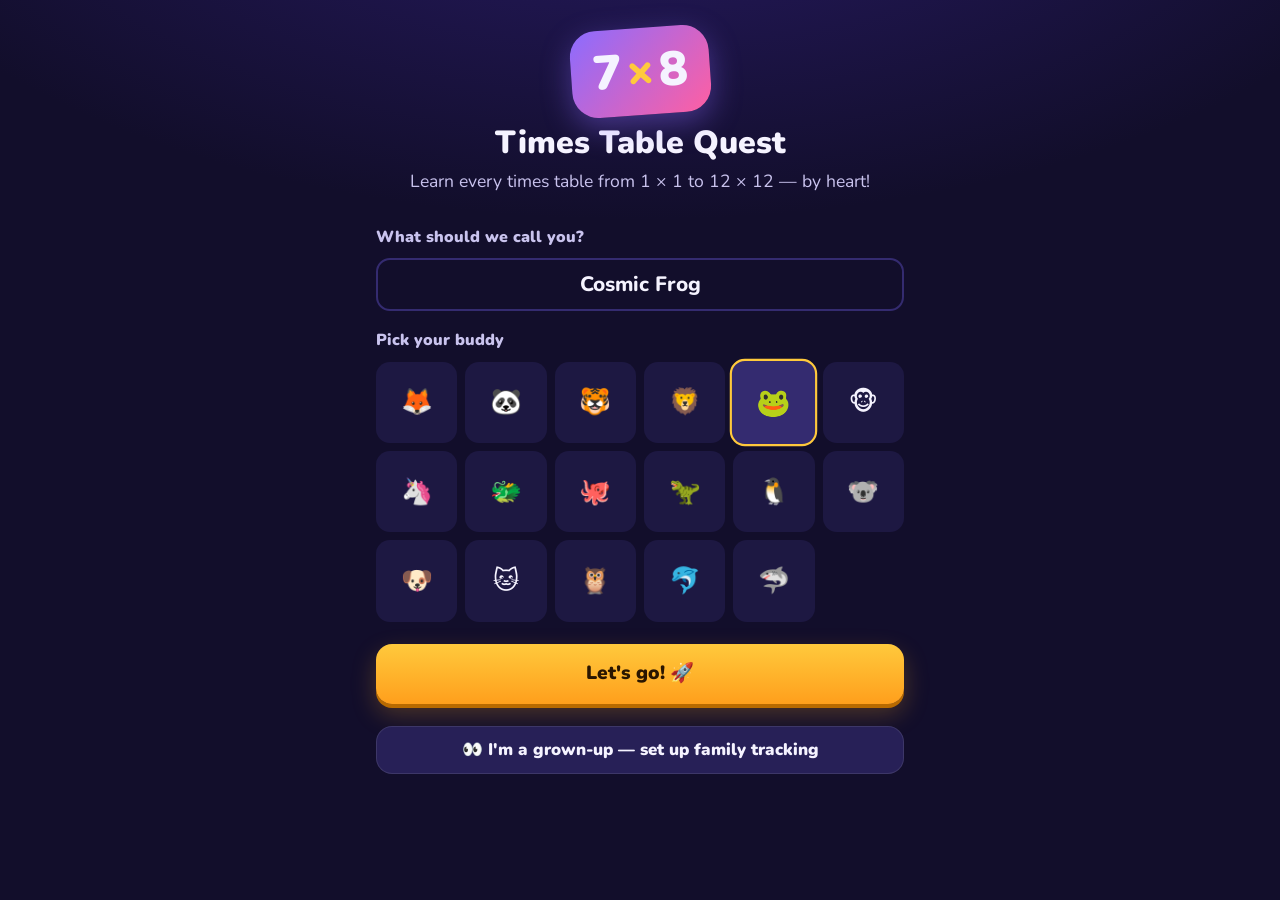
<file: times-tables/index.html>
<!doctype html>
<html lang="en">
<head>
  <meta charset="utf-8">
  <meta name="viewport" content="width=device-width, initial-scale=1, viewport-fit=cover">
  <title>Times Table Quest</title>
  <meta name="description" content="Learn every times table from 1 × 1 to 12 × 12 by heart — flash cards, boss battles, blitz rounds and Mastery Checks.">
  <meta name="theme-color" content="#120e2b">
  <script>if (navigator.standalone) document.documentElement.classList.add('standalone');</script>
  <meta name="color-scheme" content="dark">
  <meta name="apple-mobile-web-app-capable" content="yes">
  <meta name="mobile-web-app-capable" content="yes">
  <meta name="apple-mobile-web-app-title" content="Times Quest">
  <meta name="apple-mobile-web-app-status-bar-style" content="black-translucent">
  <meta name="format-detection" content="telephone=no">
  <link rel="manifest" href="manifest.webmanifest">
  <link rel="apple-touch-icon" href="icons/apple-touch-icon.png">
  <link rel="icon" type="image/png" href="icons/icon-192.png">
  <link rel="preconnect" href="https://fonts.googleapis.com">
  <link rel="preconnect" href="https://fonts.gstatic.com" crossorigin>
  <link rel="stylesheet" href="https://fonts.googleapis.com/css2?family=Nunito:wght@600;800;900&display=swap">
  <link rel="stylesheet" href="css/app.css">
  <script type="module" src="js/app.js"></script>
</head>
<body>
  <div id="app"><div class="boot" aria-label="Loading"><span>✖️</span></div></div>
  <noscript><p class="noscript">Times Table Quest needs JavaScript turned on.</p></noscript>
</body>
</html>
</file>
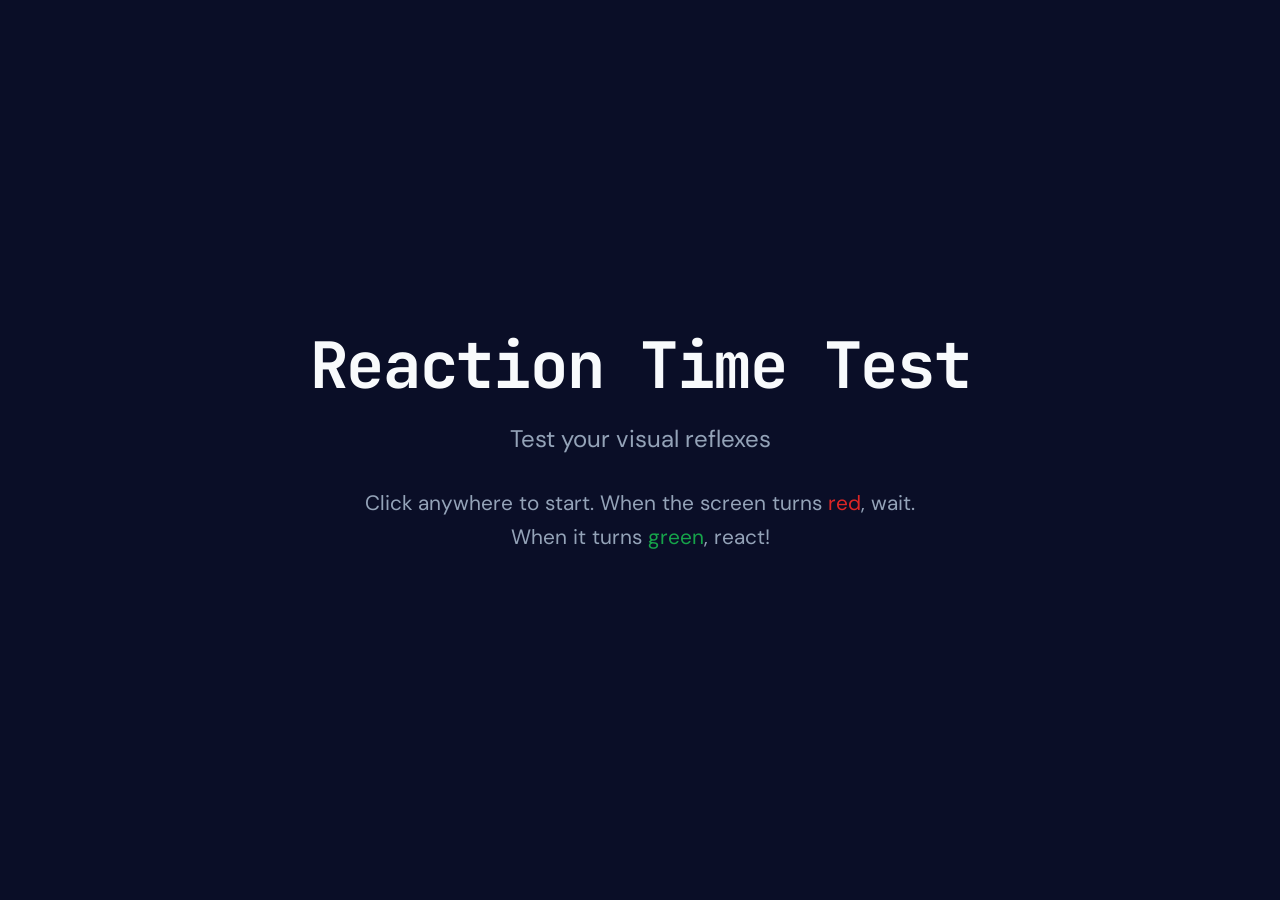
<file: reaction-time-test.html>
<!DOCTYPE html>
<html lang="en">
<head>
    <meta charset="UTF-8">
    <meta name="viewport" content="width=device-width, initial-scale=1.0, user-scalable=no">
    <meta name="mobile-web-app-capable" content="yes">
    <title>Reaction Time Test</title>
    <link href="https://fonts.googleapis.com/css2?family=JetBrains+Mono:wght@400;700&family=DM+Sans:wght@400;500;700&display=swap" rel="stylesheet">
    <style>
        * {
            margin: 0;
            padding: 0;
            box-sizing: border-box;
        }

        html {
            overflow-x: hidden;
        }

        :root {
            --bg-dark: #0a0e27;
            --bg-red: #dc2626;
            --bg-green: #16a34a;
            --text-light: #f8fafc;
            --text-muted: #94a3b8;
            --accent: #fbbf24;
            --shadow: rgba(0, 0, 0, 0.3);
        }

        body {
            font-family: 'DM Sans', sans-serif;
            background: var(--bg-dark);
            color: var(--text-light);
            min-height: 100vh;
            display: flex;
            flex-direction: column;
            align-items: center;
            justify-content: center;
            overflow: hidden;
            overflow-x: hidden;
            user-select: none;
            -webkit-user-select: none;
            -moz-user-select: none;
            -ms-user-select: none;
        }

        #game-container {
            width: 100vw;
            height: 100vh;
            display: flex;
            flex-direction: column;
            align-items: center;
            justify-content: center;
            cursor: pointer;
            position: relative;
            overflow-x: hidden;
            /* Performance optimizations for instant color changes */
            will-change: background-color;
            transform: translateZ(0);
            backface-visibility: hidden;
            /* Eliminate touch delays on mobile */
            touch-action: manipulation;
            -webkit-tap-highlight-color: transparent;
        }

        #game-container.waiting {
            background: var(--bg-red);
        }

        #game-container.ready {
            background: var(--bg-green);
            cursor: pointer;
        }

        #content {
            text-align: center;
            width: 100%;
            padding: 2rem;
            max-height: 100vh;
            overflow-y: auto;
            overflow-x: hidden;
            pointer-events: all;
        }

        h1 {
            font-family: 'JetBrains Mono', monospace;
            font-size: clamp(1.6rem, 6vw, 4rem);
            font-weight: 700;
            margin-bottom: 1rem;
            letter-spacing: -0.02em;
            animation: fadeIn 0.6s ease;
        }

        .subtitle {
            font-size: 1.5rem;
            color: var(--text-muted);
            margin-bottom: 2rem;
            animation: fadeIn 0.6s ease 0.1s backwards;
        }

        .instruction {
            font-size: 1.3rem;
            line-height: 1.6;
            color: var(--text-muted);
            margin-bottom: 1.5rem;
            animation: fadeIn 0.6s ease 0.2s backwards;
            max-width: 560px;
            margin-left: auto;
            margin-right: auto;
        }

        .result-display {
            font-family: 'JetBrains Mono', monospace;
            font-size: 6rem;
            font-weight: 700;
            color: var(--accent);
            margin: 2rem 0;
            animation: scaleIn 0.4s cubic-bezier(0.34, 1.56, 0.64, 1);
        }

        .result-label {
            font-size: 1.2rem;
            text-transform: uppercase;
            letter-spacing: 0.1em;
            color: var(--text-muted);
        }

        #stats-container {
            margin-top: 2rem;
            animation: fadeIn 0.6s ease 0.3s backwards;
            pointer-events: all;
            max-width: 560px;
            margin-left: auto;
            margin-right: auto;
        }

        .stat-row {
            display: flex;
            justify-content: space-between;
            padding: 0.75rem 1.5rem;
            background: rgba(255, 255, 255, 0.05);
            border-radius: 8px;
            margin-bottom: 0.5rem;
            font-family: 'JetBrains Mono', monospace;
        }

        .stat-label {
            color: var(--text-muted);
        }

        .stat-value {
            color: var(--accent);
            font-weight: 700;
        }

        #attempts-list {
            margin-top: 2rem;
            max-height: 200px;
            overflow-y: auto;
            animation: fadeIn 0.6s ease 0.4s backwards;
            pointer-events: all;
            max-width: 560px;
            margin-left: auto;
            margin-right: auto;
        }

        .attempt-item {
            display: flex;
            justify-content: space-between;
            padding: 0.5rem 1rem;
            background: rgba(255, 255, 255, 0.03);
            border-left: 3px solid var(--accent);
            margin-bottom: 0.25rem;
            font-family: 'JetBrains Mono', monospace;
            font-size: 0.9rem;
        }

        .button-group {
            display: flex;
            flex-direction: column;
            align-items: center;
            gap: 1rem;
            margin-top: 2rem;
            pointer-events: all;
            animation: fadeIn 0.6s ease 0.5s backwards;
            max-width: 400px;
            margin-left: auto;
            margin-right: auto;
        }

        button {
            font-family: 'DM Sans', sans-serif;
            padding: 1rem 2.5rem;
            font-size: 1.1rem;
            font-weight: 500;
            border: none;
            border-radius: 8px;
            cursor: pointer;
            transition: all 0.2s ease;
            pointer-events: all;
            width: 100%;
            max-width: 400px;
            margin: 0 auto;
        }

        input[type="text"] {
            pointer-events: all;
        }

        button.primary {
            background: var(--accent);
            color: var(--bg-dark);
        }

        button.primary:hover {
            background: #f59e0b;
            transform: translateY(-2px);
            box-shadow: 0 8px 16px var(--shadow);
        }

        button.secondary {
            background: rgba(255, 255, 255, 0.1);
            color: var(--text-light);
            border: 1px solid rgba(255, 255, 255, 0.2);
        }

        button.secondary:hover {
            background: rgba(255, 255, 255, 0.15);
            transform: translateY(-2px);
        }

        button.share-btn {
            background: rgba(34, 211, 238, 0.15);
            color: #67e8f9;
            border: 1px solid rgba(34, 211, 238, 0.3);
        }

        button.share-btn:hover {
            background: rgba(34, 211, 238, 0.25);
            border-color: rgba(34, 211, 238, 0.4);
            transform: translateY(-2px);
        }

        .warning-text {
            color: var(--text-light);
            font-size: 2.5rem;
            font-weight: 500;
        }

        .too-soon {
            color: #ef4444;
        }

        @keyframes fadeIn {
            from {
                opacity: 0;
                transform: translateY(10px);
            }
            to {
                opacity: 1;
                transform: translateY(0);
            }
        }

        @keyframes scaleIn {
            from {
                opacity: 0;
                transform: scale(0.8);
            }
            to {
                opacity: 1;
                transform: scale(1);
            }
        }

        /* Custom scrollbar */
        #attempts-list::-webkit-scrollbar {
            width: 8px;
        }

        #attempts-list::-webkit-scrollbar-track {
            background: rgba(255, 255, 255, 0.05);
            border-radius: 4px;
        }

        #attempts-list::-webkit-scrollbar-thumb {
            background: var(--accent);
            border-radius: 4px;
        }

        #content::-webkit-scrollbar {
            width: 8px;
        }

        #content::-webkit-scrollbar-track {
            background: rgba(255, 255, 255, 0.05);
            border-radius: 4px;
        }

        #content::-webkit-scrollbar-thumb {
            background: var(--accent);
            border-radius: 4px;
        }

        /* Session cards */
        .session-card {
            background: rgba(255, 255, 255, 0.05);
            border: 1px solid rgba(255, 255, 255, 0.1);
            border-radius: 12px;
            padding: 1.5rem;
            margin-bottom: 1rem;
            transition: all 0.2s ease;
            pointer-events: all;
        }

        .session-card:hover {
            background: rgba(255, 255, 255, 0.08);
            border-color: rgba(255, 255, 255, 0.2);
        }

        .session-card.current {
            border: 2px solid var(--accent);
            background: rgba(251, 191, 36, 0.05);
        }

        .session-header {
            display: flex;
            justify-content: space-between;
            align-items: center;
            margin-bottom: 1rem;
            flex-wrap: wrap;
            gap: 0.5rem;
        }

        .session-name {
            font-family: 'JetBrains Mono', monospace;
            font-size: 1.2rem;
            font-weight: 700;
            color: var(--text-light);
        }

        .current-badge {
            display: inline-block;
            background: var(--accent);
            color: var(--bg-dark);
            padding: 0.25rem 0.5rem;
            border-radius: 4px;
            font-size: 0.7rem;
            font-weight: 700;
            margin-left: 0.5rem;
        }

        .session-date {
            font-size: 0.9rem;
            color: var(--text-muted);
        }

        .session-stats {
            display: flex;
            gap: 2rem;
            margin-bottom: 1rem;
        }

        .session-stat {
            text-align: center;
        }

        .session-stat-value {
            font-family: 'JetBrains Mono', monospace;
            font-size: 1.5rem;
            font-weight: 700;
            color: var(--accent);
        }

        .session-stat-label {
            font-size: 0.8rem;
            color: var(--text-muted);
            text-transform: uppercase;
            letter-spacing: 0.05em;
        }

        .session-actions {
            display: flex;
            flex-direction: column;
            align-items: center;
            gap: 0.5rem;
        }

        .small-btn {
            font-family: 'DM Sans', sans-serif;
            padding: 0.5rem 1rem;
            font-size: 0.9rem;
            font-weight: 500;
            border: none;
            border-radius: 6px;
            cursor: pointer;
            transition: all 0.2s ease;
            background: rgba(255, 255, 255, 0.1);
            color: var(--text-light);
            border: 1px solid rgba(255, 255, 255, 0.2);
            width: 100%;
            max-width: 400px;
            margin: 0 auto;
        }

        .small-btn:hover {
            background: rgba(255, 255, 255, 0.15);
            transform: translateY(-1px);
        }

        .small-btn.delete {
            background: rgba(220, 38, 38, 0.2);
            border-color: rgba(220, 38, 38, 0.4);
        }

        .small-btn.delete:hover {
            background: rgba(220, 38, 38, 0.3);
        }

        /* Compact session cards */
        .session-card-compact {
            background: rgba(255, 255, 255, 0.05);
            border: 1px solid rgba(255, 255, 255, 0.1);
            border-radius: 8px;
            padding: 0.75rem;
            margin-bottom: 0.5rem;
            transition: all 0.2s ease;
            pointer-events: all;
        }

        .session-card-compact:hover {
            background: rgba(255, 255, 255, 0.08);
            border-color: rgba(255, 255, 255, 0.2);
        }

        .session-card-compact.current {
            border: 2px solid var(--accent);
            background: rgba(251, 191, 36, 0.05);
        }

        /* Ultra-compact single-line session rows */
        .session-row {
            display: flex;
            align-items: center;
            justify-content: space-between;
            gap: 0.75rem;
            padding: 0.5rem 0.75rem;
            border-radius: 6px;
            border: 1px solid rgba(255,255,255,0.08);
            background: rgba(255,255,255,0.04);
            margin-bottom: 0.35rem;
            pointer-events: all;
            max-width: 560px;
            margin-left: auto;
            margin-right: auto;
        }

        .session-row.current {
            border-color: rgba(251, 191, 36, 0.4);
            background: rgba(251, 191, 36, 0.05);
        }

        .session-row-left {
            display: flex;
            flex-direction: column;
            gap: 0.15rem;
            min-width: 0;
            flex: 1;
        }

        .session-row-name {
            font-size: 0.85rem;
            font-weight: 700;
            font-family: 'JetBrains Mono', monospace;
            color: var(--text-light);
            white-space: nowrap;
            overflow: hidden;
            text-overflow: ellipsis;
        }

        .session-row-meta {
            font-size: 0.72rem;
            color: var(--text-muted);
        }

        .session-row-meta strong {
            color: var(--accent);
            font-family: 'JetBrains Mono', monospace;
        }

        .session-row-actions {
            display: flex;
            gap: 0.3rem;
            flex-shrink: 0;
        }

        .session-header-compact {
            display: flex;
            justify-content: space-between;
            align-items: baseline;
            margin-bottom: 0.5rem;
            gap: 0.5rem;
        }

        .session-name-compact {
            font-family: 'JetBrains Mono', monospace;
            font-size: 0.95rem;
            font-weight: 700;
            color: var(--text-light);
        }

        .current-badge-compact {
            display: inline-block;
            background: var(--accent);
            color: var(--bg-dark);
            padding: 0.15rem 0.4rem;
            border-radius: 3px;
            font-size: 0.6rem;
            font-weight: 700;
            margin-left: 0.4rem;
        }

        .session-date-compact {
            font-size: 0.75rem;
            color: var(--text-muted);
            white-space: nowrap;
        }

        .session-stats-compact {
            display: flex;
            gap: 1rem;
            margin-bottom: 0.5rem;
            font-size: 0.85rem;
            color: var(--text-muted);
        }

        .stat-compact strong {
            color: var(--accent);
            font-family: 'JetBrains Mono', monospace;
        }

        .session-actions-compact {
            display: flex;
            gap: 0.4rem;
            flex-wrap: wrap;
        }

        .action-btn {
            font-family: 'DM Sans', sans-serif;
            padding: 0.35rem 0.75rem;
            font-size: 0.8rem;
            font-weight: 500;
            border: none;
            border-radius: 4px;
            cursor: pointer;
            transition: all 0.2s ease;
            background: rgba(255, 255, 255, 0.1);
            color: var(--text-light);
            border: 1px solid rgba(255, 255, 255, 0.2);
        }

        .action-btn:hover {
            background: rgba(255, 255, 255, 0.15);
            transform: translateY(-1px);
        }

        .action-btn.delete {
            background: rgba(220, 38, 38, 0.2);
            border-color: rgba(220, 38, 38, 0.4);
        }

        .action-btn.delete:hover {
            background: rgba(220, 38, 38, 0.3);
        }

        @keyframes slideUp {
            from {
                opacity: 0;
                transform: translateY(20px);
            }
            to {
                opacity: 1;
                transform: translateY(0);
            }
        }

        @keyframes slideDown {
            from {
                opacity: 0;
                transform: translateX(-50%) translateY(-20px);
            }
            to {
                opacity: 1;
                transform: translateX(-50%) translateY(0);
            }
        }

        #sessions-list::-webkit-scrollbar {
            width: 8px;
        }

        #sessions-list::-webkit-scrollbar-track {
            background: rgba(255, 255, 255, 0.05);
            border-radius: 4px;
        }

        #sessions-list::-webkit-scrollbar-thumb {
            background: var(--accent);
            border-radius: 4px;
        }

        #sessions-list {
            pointer-events: all;
        }

        @media (max-width: 768px) {
            h1 {
                font-size: 2.5rem;
            }

            .result-display {
                font-size: 4.5rem;
            }

            .warning-text {
                font-size: 3rem;
            }

            .session-stats {
                gap: 1rem;
            }

            .session-stat-value {
                font-size: 1.2rem;
            }
        }
    </style>
</head>
<body>
    <div id="game-container">
        <div id="content">
            <!-- Content will be dynamically updated -->
        </div>
    </div>

    <script>
        class ReactionTimeTest {
            constructor() {
                this.state = 'idle'; // idle, waiting, ready, result, summary, sessions
                this.startTime = null;
                this.timeout = null;
                this.currentSessionId = null;
                this.sessions = this.loadSessions();
                this.container = document.getElementById('game-container');
                this.content = document.getElementById('content');
                
                this.init();
            }

            loadSessions() {
                const saved = localStorage.getItem('reactionSessions');
                return saved ? JSON.parse(saved) : {};
            }

            saveSessions() {
                localStorage.setItem('reactionSessions', JSON.stringify(this.sessions));
            }

            getCurrentSession() {
                return this.sessions[this.currentSessionId] || null;
            }

            init() {
                // Check if there's a saved current session
                const savedSessionId = localStorage.getItem('currentSessionId');
                if (savedSessionId && this.sessions[savedSessionId]) {
                    this.currentSessionId = savedSessionId;
                } else if (!this.currentSessionId) {
                    this.currentSessionId = 'temp';
                    if (!this.sessions['temp']) {
                        this.sessions['temp'] = {
                            id: 'temp', name: 'Unsaved Session',
                            created: new Date().toISOString(), reactionTimes: [], isTemp: true
                        };
                    }
                }

                this.showInstructions();
                this._setupInputs();
            }

            _setupInputs() {
                // How long (ms) a press must be held before release-to-fire kicks in
                const HOLD_THRESHOLD = 250;

                this.container.addEventListener('mousedown', (e) => {
                    if (e.target.tagName === 'BUTTON' || e.target.tagName === 'INPUT') return;
                    if (this._isUIElement(e.target)) return;
                    this._onPressStart(performance.now());
                });
                this.container.addEventListener('mouseup', (e) => {
                    if (e.target.tagName === 'BUTTON' || e.target.tagName === 'INPUT') return;
                    if (this._isUIElement(e.target)) return;
                    this._onPressEnd(performance.now());
                });

                this.container.addEventListener('touchstart', (e) => {
                    if (e.target.tagName === 'BUTTON' || e.target.tagName === 'INPUT') return;
                    if (this._isUIElement(e.target)) return;
                    e.preventDefault();
                    this._onPressStart(performance.now());
                }, { passive: false });
                this.container.addEventListener('touchend', (e) => {
                    if (e.target.tagName === 'BUTTON' || e.target.tagName === 'INPUT') return;
                    if (this._isUIElement(e.target)) return;
                    e.preventDefault();
                    this._onPressEnd(performance.now());
                }, { passive: false });

                document.addEventListener('keydown', (e) => {
                    if (e.code === 'Space' && !e.repeat) {
                        e.preventDefault();
                        this._onPressStart(performance.now());
                    }
                });
                document.addEventListener('keyup', (e) => {
                    if (e.code === 'Space') {
                        e.preventDefault();
                        this._onPressEnd(performance.now());
                    }
                });

                this._HOLD_THRESHOLD = HOLD_THRESHOLD;
            }

            _onPressStart(t) {
                this._pressStartTime = t;
                this._pressStartState = this.state;
                this._tentativeReactionTime = null;
                // Clear any previous hold timer
                clearTimeout(this._holdTimer);
                this._isHeld = false;
                this._holdTimer = setTimeout(() => {
                    this._isHeld = true;
                    // Update the green screen text if we're already showing it
                    if (this.state === 'ready') {
                        const el = document.querySelector('.warning-text');
                        if (el) el.textContent = 'Release!';
                    }
                }, this._HOLD_THRESHOLD);

                switch (this.state) {
                    case 'idle':
                    case 'result':
                        this.startTest();
                        break;
                    case 'waiting':
                        // Fresh press during waiting = too soon.
                        // BUT if this is a continuation of a hold that started at idle,
                        // _pressStartState won't be waiting — so we only fire tooSoon
                        // if this is genuinely a new press (not a held one from before).
                        // Since a new mousedown always calls _onPressStart, we fire tooSoon.
                        // The "hold from idle" case never re-fires mousedown during waiting.
                        this.tooSoon();
                        break;
                    case 'ready':
                        // Record tentative mousedown reaction time for quick-click mode
                        this._tentativeReactionTime = t - this.startTime;
                        break;
                }
            }

            _onPressEnd(t) {
                clearTimeout(this._holdTimer);
                const wasHeld = this._isHeld;
                this._isHeld = false;

                switch (this.state) {
                    case 'waiting':
                        // Short tap that started the test: fine, still waiting for green.
                        // But if they held past the threshold and release early: Too Soon.
                        if (wasHeld) this.tooSoon();
                        break;
                    case 'ready':
                        if (wasHeld) {
                            this.recordReaction(t);
                        } else {
                            this.recordReaction(this._pressStartTime);
                        }
                        break;
                }
            }

            _isUIElement(el) {
                return !!(el.closest('#stats-container') || el.closest('#attempts-list') ||
                    el.closest('.stat-row') || el.closest('.attempt-item') ||
                    el.closest('#sessions-list') || el.closest('.session-row') ||
                    el.closest('.session-card') || el.closest('.session-card-compact'));
            }

            handleClick(e) {}

            createSession() {
                const input = document.getElementById('session-name-input');
                const sessionName = input.value.trim() || `Session ${new Date().toLocaleString()}`;
                
                const sessionId = Date.now().toString();
                this.sessions[sessionId] = {
                    id: sessionId,
                    name: sessionName,
                    created: new Date().toISOString(),
                    reactionTimes: []
                };
                
                this.currentSessionId = sessionId;
                localStorage.setItem('currentSessionId', sessionId);
                this.saveSessions();
                this.showInstructions();
            }

            showInstructions() {
                const session = this.getCurrentSession();
                if (!session) {
                    this.currentSessionId = 'temp';
                    this.sessions['temp'] = {
                        id: 'temp', name: 'Unsaved Session',
                        created: new Date().toISOString(), reactionTimes: [], isTemp: true
                    };
                    return this.showInstructions();
                }

                this.state = 'idle';
                this.container.className = '';

                this.content.innerHTML = `
                    <h1>Reaction Time Test</h1>
                    <p class="subtitle">${session.isTemp ? 'Test your visual reflexes' : `Session: ${session.name}`}</p>
                    <p class="instruction">Click anywhere to start. When the screen turns <span style="color:var(--bg-red)">red</span>, wait. When it turns <span style="color:var(--bg-green)">green</span>, react!</p>
                    ${session.reactionTimes.length > 0 ? this.renderStats() : ''}
                `;
            }

            startTest() {
                this.state = 'waiting';
                this.container.className = 'waiting';
                this.content.innerHTML = `
                    <p class="warning-text">Wait for green...</p>
                `;

                // Random delay between 2-5 seconds
                const delay = Math.random() * 3000 + 2000;
                this.timeout = setTimeout(() => this.showReady(), delay);
            }

            showReady() {
                this.state = 'ready';
                this.startTime = performance.now();
                this.container.className = 'ready';
                // If already holding down, show "Release!" immediately; otherwise "Click!"
                const text = this._isHeld ? 'Release!' : 'Click!';
                this.content.innerHTML = `
                    <p class="warning-text">${text}</p>
                `;
            }

            tooSoon() {
                clearTimeout(this.timeout);
                this.state = 'result';
                this.container.className = '';
                const session = this.getCurrentSession();
                this.content.innerHTML = `
                    <h1>Too Soon!</h1>
                    <p class="instruction too-soon">You clicked before the screen turned green. Try again!</p>
                    <div class="button-group">
                        <button class="primary" onclick="test.startTest()">Try Again</button>
                        ${session.reactionTimes.length > 0 ? '<button class="secondary" onclick="test.showInstructions()">View Results</button>' : ''}
                    </div>
                `;
            }

            recordReaction(clickTime) {
                // Calculate reaction time from pre-captured timestamps (both using performance.now())
                const reactionTime = Math.round(clickTime - this.startTime);
                const session = this.getCurrentSession();
                session.reactionTimes.push(reactionTime);
                this.saveSessions();
                
                this.state = 'result';
                this.container.className = '';
                this.content.innerHTML = `
                    <div class="result-display">${reactionTime} ms</div>
                    <div class="result-label">Reaction Time</div>
                    <p class="instruction">Click to try again</p>
                    <div class="button-group">
                        <button class="primary" onclick="test.startTest()">Next Test</button>
                        <button class="secondary" onclick="test.showInstructions()">View All Results</button>
                    </div>
                `;
            }

            renderStats() {
                const session = this.getCurrentSession();
                if (!session || session.reactionTimes.length === 0) return '';

                const times = session.reactionTimes;
                const avg = Math.round(times.reduce((a, b) => a + b, 0) / times.length);
                const best = Math.min(...times);
                const worst = Math.max(...times);

                return `
                    <div id="stats-container">
                        <div class="stat-row">
                            <span class="stat-label">Attempts:</span>
                            <span class="stat-value">${times.length}</span>
                        </div>
                        <div class="stat-row">
                            <span class="stat-label">Average:</span>
                            <span class="stat-value">${avg} ms</span>
                        </div>
                        <div class="stat-row">
                            <span class="stat-label">Best:</span>
                            <span class="stat-value">${best} ms</span>
                        </div>
                        <div class="stat-row">
                            <span class="stat-label">Worst:</span>
                            <span class="stat-value">${worst} ms</span>
                        </div>
                    </div>
                    <div id="attempts-list">
                        ${times.map((time, index) => `
                            <div class="attempt-item">
                                <span>Attempt ${index + 1}</span>
                                <span>${time} ms</span>
                            </div>
                        `).join('')}
                    </div>
                    <div class="button-group">
                        <button class="primary" onclick="test.startTest()">Continue Testing</button>
                        <button class="share-btn" onclick="test.shareResults()">Share</button>
                        ${session.isTemp ? `
                            <button class="secondary" onclick="test.startNewSession()">New Session</button>
                        ` : `
                            <button class="secondary" onclick="test.exportSessionCSV()">Export CSV</button>
                        `}
                        <button class="secondary" onclick="test.showAllSessions()">Manage Sessions</button>
                        <button class="secondary" onclick="test.resetCurrentSession()" style="color: #ef4444; border-color: rgba(239,68,68,0.35);">Reset</button>
                    </div>
                `;
            }

            showAllSessions() {
                this.state = 'sessions';
                this.container.className = '';
                
                // Include ALL sessions - current (temp or named) + saved ones
                const currentSession = this.getCurrentSession();
                const savedSessions = Object.values(this.sessions)
                    .filter(s => !s.isTemp)
                    .sort((a, b) => new Date(b.created) - new Date(a.created));

                // Build unified list: current session on top if it has data, then saved
                const allSessions = [];
                if (currentSession && currentSession.isTemp && currentSession.reactionTimes.length > 0) {
                    allSessions.push(currentSession);
                }
                allSessions.push(...savedSessions);

                const totalCount = allSessions.length;

                this.content.innerHTML = `
                    <h1 style="font-size: 2rem; margin-bottom: 0.5rem;">Sessions</h1>
                    <p class="subtitle" style="font-size: 0.9rem; margin-bottom: 0.75rem;">${totalCount} session${totalCount !== 1 ? 's' : ''}</p>
                    
                    ${allSessions.length > 2 ? `
                        <div style="margin: 0.75rem 0;">
                            <input type="text" id="session-search" placeholder="Search..." 
                                style="width: 100%; padding: 0.6rem 0.75rem; font-size: 0.9rem; 
                                border: 1px solid rgba(255,255,255,0.2); background: rgba(255,255,255,0.05); 
                                color: var(--text-light); border-radius: 6px; font-family: 'DM Sans', sans-serif;"
                                oninput="test.filterSessions(this.value)">
                        </div>
                    ` : ''}

                    <div id="sessions-list" style="max-height: 480px; overflow-y: auto; margin: 0.75rem 0;">
                        ${this.renderSessionsList(allSessions)}
                    </div>

                    <div class="button-group">
                        <button class="primary" onclick="test.createNewSession()">New Session</button>
                        <button class="secondary" onclick="test.backToMain()">Back</button>
                        <button class="secondary" onclick="test.confirmClearAll()" style="color:#ef4444;border-color:rgba(239,68,68,0.35);">Clear All Sessions</button>
                    </div>
                `;
            }

            createNewSession() {
                this.state = 'session-create';
                this.container.className = '';
                
                this.content.innerHTML = `
                    <h1>New Session</h1>
                    <p class="subtitle">Create a named session for your tests</p>
                    <div style="margin-top: 2rem;">
                        <input type="text" id="session-name-input" placeholder="Enter session name..." 
                            style="width: 100%; max-width: 400px; padding: 1rem; font-size: 1.1rem; 
                            border: 2px solid rgba(255,255,255,0.2); background: rgba(255,255,255,0.05); 
                            color: var(--text-light); border-radius: 8px; margin-bottom: 1rem; font-family: 'DM Sans', sans-serif;">
                        <div class="button-group">
                            <button class="primary" onclick="test.createSession()">Start Session</button>
                            <button class="secondary" onclick="test.showAllSessions()">Cancel</button>
                        </div>
                    </div>
                `;
                
                setTimeout(() => {
                    const input = document.getElementById('session-name-input');
                    input.focus();
                    input.addEventListener('keypress', (e) => {
                        if (e.key === 'Enter') {
                            this.createSession();
                        }
                    });
                }, 100);
            }

            backToMain() {
                // Go back to current session or temp session
                this.showInstructions();
            }

            confirmClearAll() {
                this.container.className = '';
                this.content.innerHTML = `
                    <h1>Clear all sessions?</h1>
                    <p class="instruction" style="max-width:400px;">Every saved session will be permanently deleted. Your current unsaved results will also be cleared.</p>
                    <div class="button-group">
                        <button class="secondary" onclick="test.showAllSessions()">No, keep everything</button>
                        <button class="secondary" onclick="test.executeClearAll()" style="color:#ef4444;border-color:rgba(239,68,68,0.35);">Yes, delete all</button>
                    </div>
                `;
            }

            executeClearAll() {
                this.sessions = {
                    temp: {
                        id: 'temp', name: 'Unsaved Session',
                        created: new Date().toISOString(), reactionTimes: [], isTemp: true
                    }
                };
                this.currentSessionId = 'temp';
                localStorage.removeItem('currentSessionId');
                this.saveSessions();
                this.showAllSessions();
            }

            renderSessionsList(sessionsList) {
                if (sessionsList.length === 0) {
                    return '<p class="instruction" style="font-size:0.9rem; margin: 1rem 0;">No sessions yet — complete some tests to see them here.</p>';
                }

                return sessionsList.map(session => {
                    const times = session.reactionTimes;
                    const avg = times.length > 0 ? Math.round(times.reduce((a, b) => a + b, 0) / times.length) : '—';
                    const best = times.length > 0 ? Math.min(...times) : '—';
                    const date = new Date(session.created).toLocaleDateString([], { month: 'short', day: 'numeric' });
                    const time = new Date(session.created).toLocaleTimeString([], { hour: 'numeric', minute: '2-digit', hour12: true });
                    const isCurrent = session.id === this.currentSessionId || (session.isTemp && this.currentSessionId === 'temp');
                    const displayName = session.isTemp ? 'Current (unsaved)' : session.name;

                    return `
                        <div class="session-row ${isCurrent ? 'current' : ''}">
                            <div class="session-row-left">
                                <span class="session-row-name">${displayName}</span>
                                ${isCurrent ? '<span class="current-badge-compact">CURRENT</span>' : ''}
                                <span class="session-row-meta">${date} ${time} &middot; ${times.length} runs &middot; avg <strong>${avg}ms</strong> &middot; best <strong>${best}ms</strong></span>
                            </div>
                            <div class="session-row-actions">
                                <button class="action-btn" onclick="test.exportSessionCSVById('${session.id}')">CSV</button>
                                ${!session.isTemp ? `<button class="action-btn" onclick="test.loadSession('${session.id}')">Load</button>` : ''}
                                <button class="action-btn" onclick="test.clearSessionData('${session.id}')">Clear</button>
                                ${!session.isTemp ? `<button class="action-btn delete" onclick="test.deleteSession('${session.id}')">Del</button>` : ''}
                            </div>
                        </div>
                    `;
                }).join('');
            }

            filterSessions(searchTerm) {
                const currentSession = this.getCurrentSession();
                const allSessions = [];
                if (currentSession && currentSession.isTemp && currentSession.reactionTimes.length > 0 &&
                    'current (unsaved)'.includes(searchTerm.toLowerCase())) {
                    allSessions.push(currentSession);
                }
                const saved = Object.values(this.sessions)
                    .filter(s => !s.isTemp && s.name.toLowerCase().includes(searchTerm.toLowerCase()))
                    .sort((a, b) => new Date(b.created) - new Date(a.created));
                allSessions.push(...saved);
                document.getElementById('sessions-list').innerHTML = this.renderSessionsList(allSessions);
            }

            resetCurrentSession() {
                this.state = 'confirm-reset';
                this.container.className = '';
                this.content.innerHTML = `
                    <h1>Clear session?</h1>
                    <p class="instruction" style="max-width:400px;">All results in the current session will be permanently deleted.</p>
                    <div class="button-group">
                        <button class="secondary" onclick="test.showInstructions()">No, keep results</button>
                        <button class="secondary" onclick="test.confirmReset()" style="color:#ef4444;border-color:rgba(239,68,68,0.35);">Yes, clear</button>
                    </div>
                `;
            }

            confirmReset() {
                const session = this.getCurrentSession();
                if (session) {
                    session.reactionTimes = [];
                    this.saveSessions();
                }
                this.showInstructions();
            }

            loadSession(sessionId) {
                this.currentSessionId = sessionId;
                localStorage.setItem('currentSessionId', sessionId);
                this.showInstructions();
            }

            clearSessionData(sessionId) {
                if (confirm('Clear all results from this session? This cannot be undone.')) {
                    const session = this.sessions[sessionId];
                    if (session) {
                        session.reactionTimes = [];
                        this.saveSessions();
                        this.showAllSessions();
                    }
                }
            }

            deleteSession(sessionId) {
                if (confirm('Are you sure you want to delete this session?')) {
                    delete this.sessions[sessionId];
                    if (this.currentSessionId === sessionId) {
                        this.currentSessionId = null;
                        localStorage.removeItem('currentSessionId');
                    }
                    this.saveSessions();
                    this.showAllSessions();
                }
            }

            endSession() {
                this.currentSessionId = 'temp';
                if (!this.sessions['temp']) {
                    this.sessions['temp'] = {
                        id: 'temp',
                        name: 'Unsaved Session',
                        created: new Date().toISOString(),
                        reactionTimes: [],
                        isTemp: true
                    };
                }
                localStorage.removeItem('currentSessionId');
                this.showInstructions();
            }

            exportSessionCSV() {
                const session = this.getCurrentSession();
                if (!session) return;
                this.exportSessionCSVById(session.id);
            }

            exportSessionCSVById(sessionId) {
                const session = this.sessions[sessionId];
                if (!session || session.reactionTimes.length === 0) return;
                
                const csv = session.reactionTimes.join(',');
                const blob = new Blob([csv], { type: 'text/csv' });
                const url = window.URL.createObjectURL(blob);
                const a = document.createElement('a');
                a.href = url;
                const safeName = session.name.replace(/[^a-z0-9]/gi, '_').toLowerCase();
                a.download = `${safeName}-${session.id}.csv`;
                document.body.appendChild(a);
                a.click();
                document.body.removeChild(a);
                window.URL.revokeObjectURL(url);
            }

            startNewSession() {
                // Save current session if it has data (whether named or temp)
                const current = this.getCurrentSession();
                if (current && current.reactionTimes.length > 0) {
                    const sessionId = current.isTemp ? Date.now().toString() : current.id;
                    const sessionName = current.isTemp
                        ? `Session ${new Date().toLocaleString()}`
                        : current.name;

                    if (current.isTemp) {
                        this.sessions[sessionId] = {
                            id: sessionId, name: sessionName,
                            created: new Date().toISOString(),
                            reactionTimes: [...current.reactionTimes]
                        };
                    }
                    this.showSaveNotification(sessionName);
                }

                // Fresh temp session
                this.sessions['temp'] = {
                    id: 'temp', name: 'Unsaved Session',
                    created: new Date().toISOString(), reactionTimes: [], isTemp: true
                };
                this.currentSessionId = 'temp';
                localStorage.removeItem('currentSessionId');
                this.saveSessions();
                this.showInstructions();
            }

            showSaveNotification(sessionName) {
                const notification = document.createElement('div');
                notification.textContent = `✓ Session saved: ${sessionName}`;
                notification.style.cssText = `
                    position: fixed;
                    top: 2rem;
                    left: 50%;
                    transform: translateX(-50%);
                    background: var(--accent);
                    color: var(--bg-dark);
                    padding: 1rem 2rem;
                    border-radius: 8px;
                    font-weight: 500;
                    z-index: 10000;
                    animation: slideDown 0.3s ease;
                `;
                document.body.appendChild(notification);
                setTimeout(() => {
                    notification.style.animation = 'slideUp 0.3s ease';
                    setTimeout(() => {
                        if (notification.parentNode) {
                            document.body.removeChild(notification);
                        }
                    }, 300);
                }, 2000);
            }

            clearCurrentSession() {
                if (confirm('Clear all results from the current session? This cannot be undone.')) {
                    const session = this.getCurrentSession();
                    if (session) {
                        session.reactionTimes = [];
                        this.saveSessions();
                        this.showInstructions();
                    }
                }
            }

            shareResults() {
                const session = this.getCurrentSession();
                if (!session || session.reactionTimes.length === 0) return;

                const times = session.reactionTimes;
                const avg = Math.round(times.reduce((a, b) => a + b, 0) / times.length);
                const best = Math.min(...times);
                const worst = Math.max(...times);

                const shareText = `🎯 Reaction Time Test Results

⚡ Best: ${best}ms
📊 Average: ${avg}ms (${times.length} attempts)
📉 Worst: ${worst}ms

Test your reflexes: ${window.location.href}`;

                // Try to use native share if available
                if (navigator.share) {
                    navigator.share({
                        title: 'My Reaction Time Results',
                        text: shareText
                    }).catch(() => {
                        // If share fails, fall back to clipboard
                        this.copyToClipboard(shareText);
                    });
                } else {
                    // Fall back to clipboard
                    this.copyToClipboard(shareText);
                }
            }

            copyToClipboard(text) {
                if (navigator.clipboard && navigator.clipboard.writeText) {
                    navigator.clipboard.writeText(text).then(() => {
                        this.showCopyNotification();
                    }).catch(() => {
                        // Fallback for older browsers
                        this.fallbackCopy(text);
                    });
                } else {
                    this.fallbackCopy(text);
                }
            }

            fallbackCopy(text) {
                const textarea = document.createElement('textarea');
                textarea.value = text;
                textarea.style.position = 'fixed';
                textarea.style.opacity = '0';
                document.body.appendChild(textarea);
                textarea.select();
                try {
                    document.execCommand('copy');
                    this.showCopyNotification();
                } catch (err) {
                    alert('Failed to copy. Please copy manually:\n\n' + text);
                }
                document.body.removeChild(textarea);
            }

            showCopyNotification() {
                const notification = document.createElement('div');
                notification.textContent = '✓ Results copied to clipboard!';
                notification.style.cssText = `
                    position: fixed;
                    top: 2rem;
                    left: 50%;
                    transform: translateX(-50%);
                    background: var(--accent);
                    color: var(--bg-dark);
                    padding: 1rem 2rem;
                    border-radius: 8px;
                    font-weight: 500;
                    z-index: 10000;
                    animation: slideDown 0.3s ease;
                `;
                document.body.appendChild(notification);
                setTimeout(() => {
                    notification.style.animation = 'slideUp 0.3s ease';
                    setTimeout(() => document.body.removeChild(notification), 300);
                }, 2000);
            }
        }

        // Initialize the test
        const test = new ReactionTimeTest();
    </script>
</body>
</html>
</file>
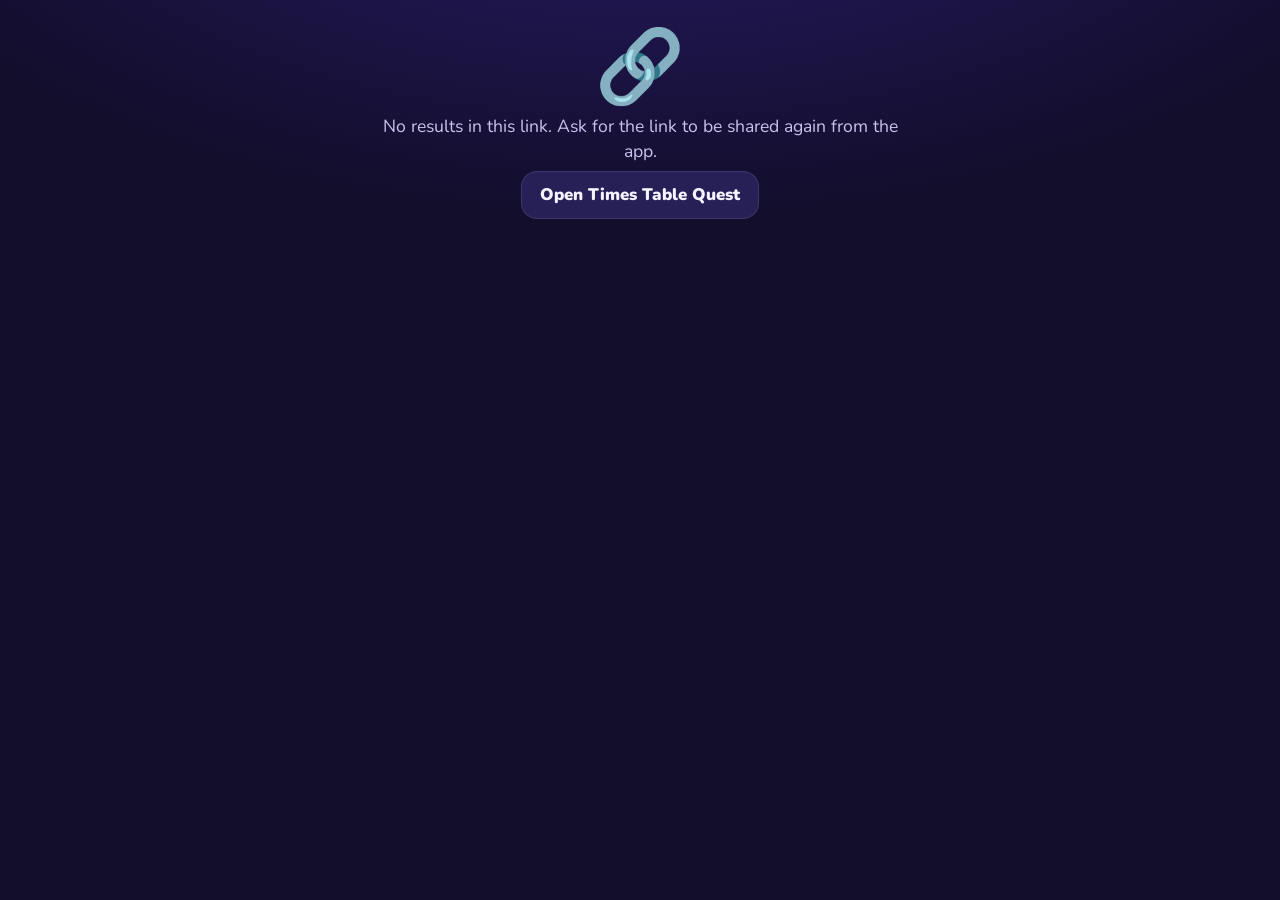
<file: times-tables/results.html>
<!doctype html>
<html lang="en">
<head>
  <meta charset="utf-8">
  <meta name="viewport" content="width=device-width, initial-scale=1, viewport-fit=cover">
  <title>Mastery Check results · Times Table Quest</title>
  <meta name="description" content="Verified times tables Mastery Check results from Times Table Quest.">
  <meta property="og:title" content="Times Table Quest — Mastery Check results">
  <meta property="og:description" content="Tap to see every answer, how fast it was, and whether the result is verified.">
  <meta property="og:image" content="https://johnjp15.github.io/times-tables/icons/icon-512.png">
  <meta name="theme-color" content="#120e2b">
  <script>if (navigator.standalone) document.documentElement.classList.add('standalone');</script>
  <meta name="color-scheme" content="dark">
  <meta name="robots" content="noindex">
  <link rel="apple-touch-icon" href="icons/apple-touch-icon.png">
  <link rel="icon" type="image/png" href="icons/icon-192.png">
  <link rel="preconnect" href="https://fonts.googleapis.com">
  <link rel="preconnect" href="https://fonts.gstatic.com" crossorigin>
  <link rel="stylesheet" href="https://fonts.googleapis.com/css2?family=Nunito:wght@600;800;900&display=swap">
  <link rel="stylesheet" href="css/app.css">
  <script type="module" src="js/results-page.js"></script>
</head>
<body>
  <div id="app"><div class="boot" aria-label="Loading"><span>✖️</span></div></div>
  <noscript><p class="noscript">This results page needs JavaScript turned on.</p></noscript>
</body>
</html>
</file>
<file: times-tables/css/app.css>
/* Times Table Quest — one dark, bright "arcade" theme. Mobile first (iPhone 13 mini = 375pt wide). */

:root {
  color-scheme: dark;
  --bg: #120e2b;
  --bg-glow: #2a1c6b;
  --surface: #1d1842;
  --surface-2: #272057;
  --surface-3: #342b70;
  --line: rgba(255, 255, 255, 0.1);
  --ink: #f5f3ff;
  --ink-2: #c9c3ee;
  --ink-3: #9a93c7;
  --gold: #ffc93c;
  --gold-2: #ff9f1c;
  --pink: #ff5fa2;
  --cyan: #2ee6d6;
  --violet: #8b6cff;
  --green: #4ade80;
  /* status (fixed meaning: instant / slow / missed) */
  --good: #0ca30c;
  --warn: #fab219;
  --bad: #d03b3b;
  /* mastery ramp, validated as an ordinal ramp on --surface */
  --m1: #1c5cab;
  --m2: #2a78d6;
  --m3: #5598e7;
  --m4: #86b6ef;
  --m5: #cde2fb;
  /* charts */
  --series-1: #3987e5;
  --grid: #2f2866;
  --axis: #4a4290;
  --radius: 20px;
  --font: ui-rounded, "SF Pro Rounded", "Nunito", system-ui, -apple-system, "Segoe UI", sans-serif;
  --safe-t: env(safe-area-inset-top, 0px);
  --safe-b: env(safe-area-inset-bottom, 0px);
  --safe-l: env(safe-area-inset-left, 0px);
  --safe-r: env(safe-area-inset-right, 0px);
}

/* From the Home Screen, iOS 26+ blurs a band at the top of the screen that reaches about 40pt
   below the status bar (Liquid Glass), and nothing turns that off. Keep everything clear of it. */
@media (display-mode: standalone) {
  :root { --safe-t: calc(env(safe-area-inset-top, 0px) + 40px); }
}
html.standalone { --safe-t: calc(env(safe-area-inset-top, 0px) + 40px); }

*, *::before, *::after { box-sizing: border-box; }

html {
  -webkit-text-size-adjust: 100%;
  text-size-adjust: 100%;
  background: var(--bg);
  overscroll-behavior: none;
}

body {
  margin: 0;
  min-height: 100vh;
  min-height: 100dvh;
  background:
    radial-gradient(1200px 600px at 50% -200px, var(--bg-glow), transparent 70%),
    var(--bg);
  background-attachment: fixed;
  color: var(--ink);
  font-family: var(--font);
  font-size: 16px;
  line-height: 1.4;
  -webkit-font-smoothing: antialiased;
  -webkit-tap-highlight-color: transparent;
  -webkit-touch-callout: none;
  user-select: none;
  -webkit-user-select: none;
  touch-action: manipulation;
  overscroll-behavior: none;
}

html.in-game, html.in-game body { overflow: hidden; height: 100%; }

input, textarea { user-select: text; -webkit-user-select: text; }

button { font: inherit; color: inherit; touch-action: manipulation; }
a { color: var(--cyan); }
h1, h2, h3 { margin: 0; line-height: 1.15; font-weight: 900; }
p { margin: 0.4em 0; }
[hidden] { display: none !important; }

.muted { color: var(--ink-3); }
.small { font-size: 0.875rem; }
.center { text-align: center; }
.spacer { flex: 1; }

.boot {
  display: grid; place-items: center; height: 100vh; height: 100dvh; overflow: hidden;
  font-size: 56px;
}
.boot span { display: inline-block; animation: spin 1.2s ease-in-out infinite; }
@keyframes spin { 50% { transform: rotate(180deg) scale(0.85); } 100% { transform: rotate(360deg); } }

.noscript { padding: 24px; text-align: center; }

/* ---------- generic screens ---------- */

.screen {
  max-width: 560px;
  margin: 0 auto;
  padding: calc(var(--safe-t) + 12px) calc(var(--safe-r) + 16px) calc(var(--safe-b) + 24px) calc(var(--safe-l) + 16px);
}

.page-top {
  position: sticky; top: 0; z-index: 5;
  display: flex; align-items: center; gap: 8px;
  margin: calc(-1 * (var(--safe-t) + 12px)) -16px 8px;
  padding: calc(var(--safe-t) + 10px) 12px 10px;
  background: linear-gradient(var(--bg) 70%, transparent);
}
.page-top h1 { font-size: 1.25rem; text-align: center; flex: 0 1 auto; }
.page-top .spacer { min-width: 40px; }

.page-body { display: flex; flex-direction: column; gap: 14px; }

.card {
  background: var(--surface);
  border: 1px solid var(--line);
  border-radius: var(--radius);
  padding: 16px;
  box-shadow: 0 8px 24px rgba(0, 0, 0, 0.25);
}
.card h2 { font-size: 1.15rem; margin-bottom: 8px; }
.card h3 { font-size: 1.02rem; margin-bottom: 6px; }
.section-title { font-size: 1.05rem; margin-top: 6px; }

.chip {
  display: inline-block; margin-top: 6px; padding: 2px 10px;
  border-radius: 999px; background: var(--surface-3); color: var(--ink-2);
  font-size: 0.8rem; font-weight: 800;
}

/* ---------- buttons ---------- */

.btn {
  display: inline-flex; align-items: center; justify-content: center; gap: 8px;
  min-height: 48px; padding: 10px 18px;
  border: 0; border-radius: 16px;
  font-weight: 900; font-size: 1.05rem; text-decoration: none; cursor: pointer;
  transition: transform 0.08s ease, filter 0.15s;
}
.btn:active { transform: scale(0.97); }
.btn:disabled { opacity: 0.6; }
.btn-primary {
  background: linear-gradient(180deg, var(--gold), var(--gold-2));
  color: #2a1600;
  box-shadow: 0 4px 0 #b86a00, 0 10px 24px rgba(255, 170, 30, 0.25);
}
.btn-primary:active { box-shadow: 0 1px 0 #b86a00; transform: translateY(3px); }
.btn-ghost { background: var(--surface-2); color: var(--ink); border: 1px solid var(--line); }
.btn-danger { background: #5a1b2b; color: #ffd7dd; border: 1px solid #8a2a3f; }
.btn-small { min-height: 36px; padding: 6px 12px; font-size: 0.9rem; border-radius: 12px; background: var(--surface-3); }
.btn-small.btn-danger { background: #5a1b2b; }
.btn-big { min-height: 60px; font-size: 1.2rem; width: 100%; }
.btn.wide { width: 100%; }
.btn.stack { flex-direction: column; gap: 2px; }
.btn.stack small { font-weight: 700; font-size: 0.85rem; opacity: 0.8; }
.btn-row { display: flex; gap: 10px; flex-wrap: wrap; }
.btn-row > .btn { flex: 1 1 140px; }
.btn-row.tight { gap: 6px; flex-wrap: nowrap; }
.btn-row.tight > .btn { flex: 0 0 auto; }

.icon-btn {
  width: 44px; height: 44px; border-radius: 14px; border: 1px solid var(--line);
  background: var(--surface-2); font-size: 1.3rem; display: grid; place-items: center; cursor: pointer;
}
.icon-btn.back { font-size: 2rem; line-height: 1; padding-bottom: 4px; }

.btn-hold { position: relative; overflow: hidden; width: 100%; background: var(--surface-3); }
.btn-hold i { position: absolute; inset: 0; transform-origin: left; transform: scaleX(0); background: var(--violet); opacity: 0.6; }
.btn-hold span { position: relative; }
.btn-hold.holding i { transform: scaleX(1); transition: transform 2s linear; }

/* ---------- forms ---------- */

.input {
  width: 100%; min-height: 48px; padding: 10px 14px;
  border-radius: 14px; border: 2px solid var(--surface-3);
  background: var(--bg); color: var(--ink);
  font: inherit; font-size: 16px; font-weight: 800;
}
.input:focus { outline: none; border-color: var(--violet); }
.input.big { font-size: 1.3rem; text-align: center; }
.link-box { font-size: 13px; font-weight: 600; word-break: break-all; }
.field-label { display: block; font-weight: 900; margin: 14px 0 6px; color: var(--ink-2); }
.check { display: flex; align-items: center; gap: 8px; margin: 10px 0; }
.stack-form { display: flex; flex-direction: column; gap: 10px; margin-top: 8px; }
.setting { display: flex; align-items: center; justify-content: space-between; gap: 12px; font-weight: 800; }
.setting > span { display: flex; flex-direction: column; }
.setting-hint { font-weight: 700; font-size: 0.8rem; margin-top: 2px; }

.switch {
  flex: none;
  appearance: none; -webkit-appearance: none; width: 52px; height: 32px; border-radius: 99px;
  background: var(--surface-3); position: relative; cursor: pointer; transition: background 0.2s;
}
.switch::after {
  content: ""; position: absolute; top: 3px; left: 3px; width: 26px; height: 26px; border-radius: 50%;
  background: #fff; transition: transform 0.2s;
}
.switch:checked { background: var(--good); }
.switch:checked::after { transform: translateX(20px); }

/* ---------- onboarding ---------- */

.onboard { text-align: center; padding-top: calc(var(--safe-t) + 28px); }
.onboard h1 { font-size: 2rem; margin-top: 10px; }
.lead { font-size: 1.1rem; color: var(--ink-2); }
.logo {
  display: inline-flex; align-items: center; gap: 4px;
  font-size: 3rem; font-weight: 900; padding: 10px 22px; border-radius: 26px;
  background: linear-gradient(135deg, var(--violet), var(--pink));
  box-shadow: 0 10px 30px rgba(139, 108, 255, 0.4);
  transform: rotate(-4deg);
}
.logo i { font-style: normal; color: var(--gold); }
.onboard-form { text-align: left; margin-top: 18px; display: flex; flex-direction: column; gap: 4px; }
.onboard-form .btn { margin-top: 18px; }
.avatar-pick { display: grid; grid-template-columns: repeat(6, 1fr); gap: 8px; }
.modal .avatar-pick { margin-top: 8px; }
.buddy-row { display: flex; align-items: center; gap: 12px; width: 100%; text-align: left; color: var(--ink); cursor: pointer; }
.av {
  aspect-ratio: 1; border-radius: 14px; border: 2px solid transparent; background: var(--surface);
  font-size: 1.6rem; display: grid; place-items: center; cursor: pointer; padding: 0;
}
.av.sel { border-color: var(--gold); background: var(--surface-3); transform: scale(1.08); }

/* ---------- home ---------- */

.home { display: flex; flex-direction: column; gap: 14px; }
.home-top { display: flex; align-items: center; gap: 8px; }
.who {
  display: flex; align-items: center; gap: 8px; flex: 1; min-width: 0;
  background: none; border: 0; padding: 4px; cursor: pointer; text-align: left;
}
.who-av { font-size: 2rem; }
.who-name { font-weight: 900; font-size: 1.2rem; white-space: nowrap; overflow: hidden; text-overflow: ellipsis; }
.streak {
  display: flex; align-items: center; gap: 4px; height: 44px; padding: 0 12px; border-radius: 14px;
  background: var(--surface-2); font-size: 1.1rem; filter: grayscale(1); opacity: 0.6;
}
.streak.on { filter: none; opacity: 1; }

.level-row { display: flex; align-items: baseline; gap: 8px; }
.level-row span:nth-child(2) { flex: 1; color: var(--ink-2); font-weight: 800; }
.xpbar, .goalbar, .hud-progress, .boss-hp, .tchip-bar {
  height: 10px; border-radius: 99px; background: var(--surface-3); overflow: hidden; margin-top: 6px;
}
.xpbar i, .goalbar i, .hud-progress i, .boss-hp i, .tchip-bar i {
  display: block; height: 100%; border-radius: 99px; transition: width 0.4s ease;
}
.xpbar i { background: linear-gradient(90deg, var(--violet), var(--pink)); }
.goalbar i { background: linear-gradient(90deg, var(--cyan), var(--green)); }

.progress-card {
  display: flex; align-items: center; gap: 16px; text-align: left; width: 100%; cursor: pointer; color: var(--ink);
}
.ring-wrap { position: relative; flex: 0 0 auto; }
.ring-track { fill: none; stroke: var(--surface-3); }
.ring-fill { fill: none; stroke: var(--m3); stroke-linecap: round; transition: stroke-dasharray 0.6s ease; }
.ring-label { position: absolute; inset: 0; display: grid; place-content: center; text-align: center; line-height: 1; }
.ring-label b { font-size: 2.1rem; }
.ring-label span { font-size: 0.8rem; color: var(--ink-3); font-weight: 800; }
.pc-text { flex: 1; min-width: 0; }
.pc-title { font-weight: 900; font-size: 1.1rem; }
.goal { margin-top: 6px; font-weight: 800; font-size: 0.95rem; }
.goal.done { color: var(--green); }

.btn-mode-main { width: 100%; min-height: 76px; justify-content: flex-start; padding: 12px 18px; border-radius: 22px; }
.bm-icon { font-size: 2.2rem; }
.bm-text { display: flex; flex-direction: column; align-items: flex-start; flex: 1; line-height: 1.15; }
.bm-text b { font-size: 1.45rem; }
.bm-text small { font-weight: 800; opacity: 0.8; }
.bm-go { font-size: 2rem; opacity: 0.6; }

.mode-grid { display: grid; grid-template-columns: 1fr 1fr; gap: 12px; }
.mode-tile {
  display: flex; flex-direction: column; align-items: flex-start; gap: 2px;
  min-height: 112px; padding: 14px; border-radius: 20px; border: 1px solid var(--line);
  background: var(--surface); text-align: left; cursor: pointer; position: relative; overflow: hidden;
  transition: transform 0.08s;
}
.mode-tile:active { transform: scale(0.97); }
.mode-tile::before {
  content: ""; position: absolute; inset: auto -30% -60% auto; width: 120px; height: 120px; border-radius: 50%;
  background: var(--tile-c); opacity: 0.25; filter: blur(4px);
}
.mode-tile b { font-size: 1.1rem; }
.mode-tile small { color: var(--ink-3); font-weight: 800; }
.mt-icon { font-size: 2rem; margin-bottom: 4px; }
.t-pink { --tile-c: var(--pink); }
.t-cyan { --tile-c: var(--cyan); }
.t-gold { --tile-c: var(--gold); }
.t-violet { --tile-c: var(--violet); }
.t-orange { --tile-c: #ff8a3d; }
.t-green { --tile-c: var(--green); }

.tip-card { position: relative; padding-right: 40px; }
.tip-x { position: absolute; top: 8px; right: 8px; width: 32px; height: 32px; border: 0; border-radius: 10px; background: var(--surface-3); cursor: pointer; }
.share-glyph { display: inline-block; padding: 0 4px; border-radius: 4px; background: var(--surface-3); }

/* ---------- training menu / boss map ---------- */

.table-chips { display: grid; grid-template-columns: repeat(4, 1fr); gap: 8px; }
.tchip {
  display: flex; flex-direction: column; align-items: stretch; gap: 4px; padding: 10px 8px;
  border-radius: 14px; border: 1px solid var(--line); background: var(--surface); cursor: pointer;
}
.tchip b { font-size: 1.15rem; }
.tchip-bar { height: 6px; margin-top: 0; }
.tchip-bar i { background: var(--m3); }
.bullets, .steps { margin: 6px 0 0; padding-left: 1.2em; display: flex; flex-direction: column; gap: 6px; }
.bullets { list-style: none; padding-left: 0; }

.boss-grid { display: grid; grid-template-columns: repeat(3, 1fr); gap: 10px; }
.boss-tile {
  position: relative; display: flex; flex-direction: column; align-items: center; gap: 2px;
  padding: 12px 6px 10px; border-radius: 18px; border: 1px solid var(--line); background: var(--surface);
  cursor: pointer; text-align: center;
}
.boss-tile.beaten { background: linear-gradient(180deg, var(--surface-2), var(--surface)); border-color: rgba(255, 201, 60, 0.4); }
.bt-emoji { font-size: 2.4rem; line-height: 1.1; }
.boss-tile b { font-size: 1.1rem; }
.boss-tile small { font-size: 0.72rem; color: var(--ink-3); font-weight: 800; line-height: 1.15; min-height: 2.3em; }
.stars { letter-spacing: 2px; font-size: 0.95rem; }
.stars b { color: var(--gold); font-weight: inherit; }
.stars i { color: var(--surface-3); font-style: normal; }
.stars.big { font-size: 2rem; }
.boss-tag {
  position: absolute; top: -8px; right: -4px; padding: 2px 8px; border-radius: 99px;
  background: var(--pink); color: #fff; font-size: 0.72rem; font-weight: 900;
}

/* ---------- game ---------- */

.game, .flash {
  position: fixed; left: 0; right: 0; top: 0;
  height: var(--app-h, 100dvh);
  max-width: 560px; margin: 0 auto;
  display: flex; flex-direction: column; gap: 10px;
  padding: calc(var(--safe-t) + 8px) calc(var(--safe-r) + 14px) calc(var(--safe-b) + 12px) calc(var(--safe-l) + 14px);
  touch-action: none;
}
.g-top { display: flex; align-items: center; gap: 10px; min-height: 44px; }
.g-quit {
  flex: 0 0 auto; width: 40px; height: 40px; border-radius: 12px; border: 1px solid var(--line);
  background: var(--surface-2); font-size: 1.1rem; cursor: pointer;
}
.g-mute {
  flex: 0 0 auto; width: 40px; height: 40px; border-radius: 12px; border: 1px solid var(--line);
  background: var(--surface-2); font-size: 1.05rem; cursor: pointer;
}
.g-hud { flex: 1; display: flex; align-items: center; gap: 10px; min-width: 0; font-weight: 900; }
.hud-title { white-space: nowrap; }
.nowrap { white-space: nowrap; }
.g-hud .hud-progress { flex: 1; margin-top: 0; }
.hud-progress i { background: linear-gradient(90deg, var(--cyan), var(--violet)); }
.hud-combo { min-width: 3.2em; text-align: right; color: var(--gold); }
.hud-stat { padding: 4px 10px; border-radius: 12px; background: var(--surface-2); white-space: nowrap; }
.hud-stat.hurry { background: var(--bad); animation: pulse 0.5s ease infinite alternate; }
.hud-hearts { margin-left: auto; letter-spacing: 1px; }
.hud-leaves { padding: 4px 8px; border-radius: 12px; background: #5a1b2b; color: #ffd7dd; font-size: 0.9rem; }
.mode-blitz .hud-title { flex: 1; }
@keyframes pulse { to { transform: scale(1.08); } }

.g-stage { position: relative; }
.g-stage:empty { display: none; }
.boss { display: flex; align-items: center; gap: 12px; padding: 8px 12px; border-radius: 18px; background: var(--surface); border: 1px solid var(--line); }
.boss-mon { font-size: clamp(44px, 9vh, 72px); line-height: 1; filter: drop-shadow(0 6px 10px rgba(0, 0, 0, 0.4)); }
.boss-mon.hit { animation: hit 0.35s ease; }
.boss-mon.attack { animation: attack 0.45s ease; }
.boss-mon.ko { animation: ko 0.9s ease forwards; }
.boss-info { flex: 1; min-width: 0; }
.boss-name { font-weight: 900; }
.boss-hp i { width: 100%; background: linear-gradient(90deg, var(--bad), var(--warn)); }
@keyframes hit { 30% { transform: translateX(-8px) rotate(-8deg); filter: brightness(2.2); } 60% { transform: translateX(6px) rotate(5deg); } }
@keyframes attack { 40% { transform: scale(1.35) translateY(6px); } }
@keyframes ko { to { transform: scale(0.2) rotate(540deg); opacity: 0; } }

.g-card {
  position: relative; flex: 1; min-height: 0;
  display: flex; flex-direction: column; align-items: center; justify-content: center; gap: 4px;
  border-radius: 26px; padding: 12px 16px;
  background: linear-gradient(180deg, var(--surface-2), var(--surface));
  border: 2px solid var(--line);
  transition: border-color 0.15s, background 0.15s;
}
.g-card.pop .g-q { animation: pop 0.22s ease; }
@keyframes pop { from { transform: scale(0.85); opacity: 0.3; } }
.g-card.good { border-color: var(--good); background: linear-gradient(180deg, #175a3a, var(--surface)); }
.g-card.slow { border-color: var(--warn); }
.g-card.bad { border-color: var(--bad); background: linear-gradient(180deg, #5a1b2b, var(--surface)); }

.g-q {
  display: flex; align-items: center; gap: 0.25em;
  font-size: clamp(52px, min(16vw, 10.5vh), 96px); font-weight: 900; line-height: 1;
  font-variant-numeric: tabular-nums;
}
.g-q .x { color: var(--gold); font-size: 0.8em; }
.away .g-q, .away .g-fix, .paused .g-q, .paused .g-fix { visibility: hidden; }
.mode-boss .g-q { font-size: clamp(44px, min(14vw, 8.5vh), 84px); }

.g-ans-row { display: flex; align-items: center; gap: 12px; font-size: clamp(36px, min(11vw, 7.5vh), 64px); font-weight: 900; }
.g-eq { color: var(--ink-3); }
.g-ans {
  min-width: 2.4em; padding: 0 0.3em; text-align: center; border-radius: 16px;
  background: var(--bg); border: 2px solid var(--surface-3); line-height: 1.25;
  font-variant-numeric: tabular-nums;
}
.g-ans.empty { color: var(--ink-3); }
.g-ans s { color: var(--ink-3); text-decoration-thickness: 4px; text-decoration-color: var(--bad); font-size: 0.7em; }
.g-ans .right { color: var(--green); }

.g-bar { position: relative; width: 100%; max-width: 360px; height: 12px; margin-top: 10px; border-radius: 99px; background: var(--surface-3); overflow: hidden; }
.g-bar i { position: absolute; inset: 0; transform-origin: left; background: linear-gradient(90deg, var(--green), var(--cyan)); border-radius: 99px; }
.g-bar.late i { background: linear-gradient(90deg, var(--bad), var(--warn)); }
.g-bar b { position: absolute; top: 0; bottom: 0; width: 2px; background: rgba(255, 255, 255, 0.55); }

.g-msg { min-height: 1.5em; font-weight: 900; font-size: 1.1rem; text-align: center; }

.g-fix:empty { display: none; }
.g-card.fixing .g-q { display: none; }
.g-card.fixing .g-bar { visibility: hidden; }
.g-fix { text-align: center; display: flex; flex-direction: column; gap: 6px; align-items: center; }
.fix-eq { font-size: clamp(36px, min(11vw, 7vh), 60px); font-weight: 900; color: var(--green); }
.fix-trick { font-size: 0.95rem; font-weight: 800; color: var(--ink-2); max-width: 32ch; }
.fix-ask { font-weight: 900; color: var(--gold); }

.pad { display: grid; grid-template-columns: repeat(3, 1fr); gap: 8px; touch-action: none; }
.key {
  height: clamp(50px, 8.6vh, 78px); border: 0; border-radius: 18px;
  background: linear-gradient(180deg, #3d3484, #2c2563);
  box-shadow: 0 4px 0 #1a1540;
  font-size: clamp(26px, 4.2vh, 34px); font-weight: 900; cursor: pointer;
  font-variant-numeric: tabular-nums;
}
.key.down { transform: translateY(3px); box-shadow: 0 1px 0 #1a1540; filter: brightness(1.25); }
.key-del { background: linear-gradient(180deg, #4a2a57, #36203f); font-size: clamp(22px, 3.6vh, 28px); }
.key-ok { background: linear-gradient(180deg, #1f8f55, #16703f); box-shadow: 0 4px 0 #0c3f24; }

.g-overlay {
  position: absolute; inset: 0; z-index: 10; display: grid; place-items: center; padding: 24px;
  background: rgba(18, 14, 43, 0.86); backdrop-filter: blur(6px); -webkit-backdrop-filter: blur(6px);
}
.g-pop { text-align: center; max-width: 340px; display: flex; flex-direction: column; align-items: center; gap: 8px; }
.g-pop h2 { font-size: 1.6rem; }
.g-pop p { color: var(--ink-2); font-weight: 700; }
.g-pop .btn { margin-top: 10px; min-width: 200px; }
.g-pop-icon { font-size: 4rem; line-height: 1; }
.g-pop.big h2 { font-size: 6rem; animation: pop 0.3s ease; color: var(--gold); }

.float-text {
  position: absolute; left: 50%; top: 30%; transform: translateX(-50%);
  font-weight: 900; font-size: 1.6rem; pointer-events: none; z-index: 3;
  animation: floatUp 0.9s ease forwards;
}
.float-text.gold { color: var(--gold); }
@keyframes floatUp { to { transform: translate(-50%, -60px); opacity: 0; } }

.shake { animation: shake 0.35s ease; }
@keyframes shake { 20%, 60% { transform: translateX(-8px); } 40%, 80% { transform: translateX(8px); } }

/* Short landscape phones: question beside the keypad. */
@media (orientation: landscape) and (max-height: 520px) {
  .game {
    max-width: none;
    display: grid; grid-template-columns: 1fr minmax(260px, 42%); grid-template-rows: auto 1fr; gap: 8px 14px;
  }
  .g-top { grid-column: 1 / -1; }
  .g-stage { display: none; }
  .g-card { grid-column: 1; }
  .pad { grid-column: 2; grid-row: 2; align-content: center; }
  .key { height: clamp(40px, 15vh, 58px); }
  .g-q { font-size: clamp(40px, 16vh, 72px); }
}

/* ---------- flash cards ---------- */

.btn-learn {
  width: 100%; min-height: 68px; justify-content: flex-start; padding: 10px 18px; border-radius: 22px;
  color: #fff; background: linear-gradient(135deg, var(--violet), var(--pink));
  box-shadow: 0 4px 0 #5b2a86, 0 10px 24px rgba(139, 108, 255, 0.25);
}
.btn-learn:active { box-shadow: 0 1px 0 #5b2a86; transform: translateY(3px); }
.btn-learn .bm-icon { font-size: 2rem; }
.btn-learn .bm-text b { font-size: 1.3rem; }
.btn-learn-small { color: #fff; background: linear-gradient(135deg, var(--violet), var(--pink)); }
.tchip.studied { border-color: rgba(255, 95, 162, 0.55); }
.tchip-check { color: var(--green); font-size: 0.9rem; }

.fc-stage { flex: 1; min-height: 0; display: flex; perspective: 1400px; }
.fc-card {
  position: relative; flex: 1; outline: none; cursor: pointer; touch-action: none;
  transition: transform 0.26s ease, opacity 0.26s ease;
}
.fc-card.deal { animation: deal 0.3s ease; }
@keyframes deal { from { transform: translateY(24px) scale(0.92); opacity: 0; } }
.fc-card.fly-right { transform: translateX(120%) rotate(12deg); opacity: 0; }
.fc-card.fly-left { transform: translateX(-120%) rotate(-12deg); opacity: 0; }
.fc-card.instant, .fc-card.instant .fc-inner { transition: none !important; }
.fc-inner {
  position: absolute; inset: 0; transform-style: preserve-3d; -webkit-transform-style: preserve-3d;
  transition: transform 0.45s cubic-bezier(0.3, 0.7, 0.4, 1);
}
.fc-card.flipped .fc-inner { transform: rotateY(180deg); }
.fc-face {
  position: absolute; inset: 0; border-radius: 28px; padding: 16px;
  display: flex; flex-direction: column; align-items: center; justify-content: center; gap: 10px; text-align: center;
  backface-visibility: hidden; -webkit-backface-visibility: hidden;
  border: 2px solid var(--line); overflow: hidden;
}
.fc-front { background: linear-gradient(160deg, var(--violet), var(--pink)); box-shadow: 0 16px 40px rgba(139, 108, 255, 0.35); }
.fc-back { background: linear-gradient(180deg, var(--surface-2), var(--surface)); transform: rotateY(180deg); gap: 8px; }
.fc-q { font-size: clamp(56px, min(18vw, 12vh), 104px); font-weight: 900; line-height: 1; color: #fff; text-shadow: 0 6px 0 rgba(60, 20, 90, 0.35); }
.fc-hint { font-weight: 800; color: rgba(255, 255, 255, 0.88); }
.fc-badge { padding: 4px 12px; border-radius: 99px; background: rgba(0, 0, 0, 0.22); color: #fff; font-weight: 900; font-size: 0.9rem; }
.fc-eq { font-size: clamp(30px, min(9vw, 6vh), 48px); font-weight: 900; line-height: 1.1; }
.fc-eq b { color: var(--gold); }
.fc-dots {
  --dot: clamp(7px, min(2.6vw, 1.55vh), 14px); --g: calc(var(--dot) * 0.32);
  display: flex; flex-direction: column; gap: var(--g); margin: 4px 0;
}
.fc-row { display: flex; align-items: center; gap: 8px; }
.fc-row-dots { display: grid; grid-template-columns: repeat(var(--cols), var(--dot)); gap: var(--g); }
.fc-row-dots i { width: var(--dot); height: var(--dot); border-radius: 50%; background: var(--cyan); }
.fc-row:nth-child(even) .fc-row-dots i { background: var(--violet); }
.fc-row b { min-width: 2.2em; text-align: left; font-size: max(11px, calc(var(--dot) * 1.05)); color: var(--ink-3); font-variant-numeric: tabular-nums; }
.fc-row b.last { color: var(--gold); }
.fc-count { font-weight: 800; color: var(--ink-2); }
.fc-trick { font-size: 0.9rem; font-weight: 800; color: var(--ink-2); max-width: 34ch; }
.fc-say { border: 0; border-radius: 99px; padding: 6px 16px; background: var(--surface-3); font-weight: 900; cursor: pointer; }
.fc-actions { display: flex; gap: 10px; }
.fc-actions .btn { flex: 1; min-height: 60px; font-size: 1.15rem; }

/* ---------- duel (two players, one screen) ---------- */

.duel {
  position: fixed; left: 0; right: 0; top: 0; height: var(--app-h, 100dvh);
  max-width: 700px; margin: 0 auto; touch-action: none;
  display: flex; flex-direction: column; gap: 6px;
  padding: calc(var(--safe-t) + 6px) calc(var(--safe-r) + 10px) calc(var(--safe-b) + 6px) calc(var(--safe-l) + 10px);
}
.duel-half { flex: 1; min-height: 0; display: flex; flex-direction: column; gap: 6px; }
.duel-half.side-1 { transform: rotate(180deg); }
.duel-head { display: flex; align-items: center; gap: 8px; font-weight: 900; }
.duel-av { font-size: 1.4rem; }
.duel-name { max-width: 34%; overflow: hidden; text-overflow: ellipsis; white-space: nowrap; }
.duel-bar { flex: 1; height: 10px; border-radius: 99px; background: var(--surface-3); overflow: hidden; }
.duel-bar i { display: block; width: 0; height: 100%; border-radius: 99px; background: linear-gradient(90deg, var(--cyan), var(--green)); transition: width 0.25s; }
.side-1 .duel-bar i { background: linear-gradient(90deg, var(--pink), var(--gold)); }
.duel-card {
  position: relative; flex: 1; min-height: 0; border-radius: 20px; border: 2px solid var(--line); background: var(--surface);
  display: flex; flex-direction: column; align-items: center; justify-content: center;
}
.duel-card.good { border-color: var(--good); }
.duel-card.bad { border-color: var(--bad); }
.duel-q { font-size: clamp(28px, 5.4vh, 56px); font-weight: 900; line-height: 1.1; font-variant-numeric: tabular-nums; }
.duel-ans-row { font-size: clamp(20px, 4vh, 40px); font-weight: 900; color: var(--ink-3); }
.duel-ans { display: inline-block; min-width: 2.2em; text-align: center; border-radius: 12px; background: var(--bg); color: var(--ink); }
.duel-ans.empty { color: var(--ink-3); }
.duel-msg { position: absolute; right: 12px; bottom: 6px; font-weight: 900; color: var(--warn); }
.duel-pad { gap: 5px; }
.duel-pad .key { height: clamp(32px, 5.8vh, 60px); font-size: clamp(18px, 3vh, 28px); border-radius: 12px; box-shadow: 0 3px 0 #1a1540; }
.duel-mid { display: flex; align-items: center; justify-content: space-between; gap: 10px; }
.duel-vs { font-weight: 900; font-size: 1.2rem; color: var(--gold); }
.duel-clock { min-width: 4.5em; text-align: right; font-variant-numeric: tabular-nums; }
.duel-overlay {
  position: absolute; inset: 0; z-index: 10; display: flex; flex-direction: column; align-items: center; justify-content: space-around;
  background: rgba(18, 14, 43, 0.84); backdrop-filter: blur(4px); -webkit-backdrop-filter: blur(4px);
}
.duel-count { font-size: 5rem; font-weight: 900; color: var(--gold); }
.duel-count.flip, .duel-result.side-1 { transform: rotate(180deg); }
.duel-result { display: flex; flex-direction: column; align-items: center; gap: 4px; text-align: center; }
.duel-result-emoji { font-size: clamp(3.4rem, 8vh, 6rem); line-height: 1.1; }
.duel-result b { font-size: clamp(1.6rem, 3.6vh, 3rem); }
.duel-result small { font-size: clamp(0.9rem, 1.8vh, 1.4rem); }
.duel-result.won b { color: var(--gold); }
.duel-result small { font-weight: 800; color: var(--ink-2); }
.duel-result-buttons { display: flex; gap: 10px; }

.vs-pick { display: grid; grid-template-columns: 1fr auto 1fr; align-items: center; gap: 10px; }
.vs-pick select { width: 100%; }
.vs-sep { font-weight: 900; color: var(--gold); }
.vs-option { width: 100%; justify-content: flex-start; text-align: left; min-height: 72px; }
.vs-option .bm-text small { font-weight: 700; }

/* ---------- races (ghosts and live) ---------- */

.race-lanes { display: flex; flex-direction: column; gap: 4px; padding: 8px 10px; border-radius: 16px; background: var(--surface); border: 1px solid var(--line); }
.race-lane { display: grid; grid-template-columns: 1.6em minmax(0, 5em) 1fr 2.6em; align-items: center; gap: 6px; font-weight: 800; font-size: 0.85rem; }
.race-lane.ghost { opacity: 0.75; }
.race-av { font-size: 1.2rem; }
.race-name { overflow: hidden; text-overflow: ellipsis; white-space: nowrap; color: var(--ink-2); }
.race-lane.me .race-name { color: var(--ink); }
.race-track { height: 9px; border-radius: 99px; background: var(--surface-3); overflow: hidden; }
.race-track i { display: block; width: 0; height: 100%; border-radius: 99px; background: linear-gradient(90deg, var(--pink), var(--violet)); transition: width 0.3s; }
.race-lane.me .race-track i { background: linear-gradient(90deg, var(--cyan), var(--green)); }
.race-lane.ghost .race-track i { background: repeating-linear-gradient(45deg, var(--ink-3) 0 4px, var(--surface-3) 4px 7px); }
.race-lane b { text-align: right; font-variant-numeric: tabular-nums; }
.mode-race .g-q { font-size: clamp(44px, min(14vw, 8.5vh), 84px); }

.room-code-label { text-align: center; font-weight: 800; color: var(--ink-3); }
.room-code { text-align: center; font-size: 4rem; font-weight: 900; letter-spacing: 0.25em; padding-left: 0.25em; color: var(--gold); font-variant-numeric: tabular-nums; }
.code-input { letter-spacing: 0.4em; font-size: 2rem; font-variant-numeric: tabular-nums; }
.lobby-list { display: flex; flex-direction: column; gap: 8px; margin: 6px 0; }
.lobby-player { display: flex; align-items: center; gap: 8px; font-size: 1.05rem; }
.standings { list-style: none; margin: 0; padding: 0; display: flex; flex-direction: column; gap: 8px; }
.standings li { display: grid; grid-template-columns: 2em 1.6em 1fr auto; align-items: center; gap: 8px; padding: 8px 10px; border-radius: 12px; background: var(--surface-2); }
.standings li.me { outline: 2px solid rgba(255, 201, 60, 0.5); }
.ch-row { display: flex; flex-wrap: wrap; gap: 4px 12px; padding: 6px 0; border-bottom: 1px solid var(--line); font-size: 0.88rem; font-weight: 700; color: var(--ink-2); }
.ch-row:last-child { border-bottom: 0; }
.ch-row .me { color: var(--gold); }

/* ---------- family ---------- */

.fam-strip { display: flex; align-items: center; gap: 12px; width: 100%; text-align: left; color: var(--ink); cursor: pointer; }
.fam-strip-text { flex: 1; min-width: 0; display: flex; flex-direction: column; }
.fam-strip-text b { white-space: nowrap; overflow: hidden; text-overflow: ellipsis; }
.fam-faces { display: flex; padding-left: 6px; }
.fam-face { position: relative; font-size: 1.7rem; margin-left: -6px; }
.fam-face i {
  position: absolute; right: -4px; bottom: -2px; width: 18px; height: 18px; border-radius: 50%;
  display: grid; place-items: center; font-style: normal; font-size: 0.68rem; font-weight: 900; color: #fff;
  background: var(--surface-3); border: 2px solid var(--surface);
}
.fam-face.some i { background: var(--warn); }
.fam-face.done i { background: var(--good); }

.fam-board { display: flex; flex-direction: column; gap: 12px; }
.fam-summary { display: flex; align-items: center; justify-content: space-between; gap: 12px; }
.fam-summary .hero-num { font-size: 3rem; }
.fam-streak { text-align: center; padding: 10px 14px; border-radius: 16px; background: var(--surface-2); filter: grayscale(1); opacity: 0.7; }
.fam-streak.on { filter: none; opacity: 1; }
.fam-streak b { display: block; font-size: 1.6rem; }
.fam-streak small { color: var(--ink-3); font-weight: 800; font-size: 0.72rem; line-height: 1.2; }
.fam-card { display: flex; flex-direction: column; gap: 10px; }
.fam-card.me { border-color: rgba(255, 201, 60, 0.45); }
.fam-head { display: flex; align-items: center; gap: 10px; }
.fam-av { font-size: 2.2rem; }
.fam-name { flex: 1; min-width: 0; display: flex; flex-direction: column; align-items: flex-start; }
.fam-name b { font-size: 1.15rem; }
.fam-name .chip { margin-top: 2px; }
.fam-chip { align-self: flex-start; padding: 6px 12px; border-radius: 99px; font-weight: 900; font-size: 0.92rem; }
.fam-chip.done { background: rgba(12, 163, 12, 0.2); color: #8af58a; }
.fam-chip.some { background: rgba(250, 178, 25, 0.16); color: var(--warn); }
.fam-chip.none { background: rgba(208, 59, 59, 0.18); color: #ff9e9e; }
.fam-week { display: grid; grid-template-columns: repeat(7, 1fr); gap: 6px; }
.fam-day { display: flex; flex-direction: column; align-items: center; gap: 3px; }
.fam-day i { width: 100%; height: 14px; border-radius: 4px; background: var(--surface-3); }
.fam-day.some i { background: var(--warn); }
.fam-day.goal i { background: var(--good); }
.fam-day small { font-size: 0.7rem; font-weight: 800; color: var(--ink-3); }
.fam-stats { display: flex; flex-wrap: wrap; gap: 6px 14px; font-size: 0.88rem; font-weight: 700; color: var(--ink-2); }
.fam-stats b { color: var(--ink); }

/* ---------- summaries ---------- */

.sum-hero { text-align: center; display: flex; flex-direction: column; align-items: center; gap: 4px; padding: 10px 0; }
.sum-hero.compact { padding: 0; }
.sum-emoji { font-size: 4.5rem; line-height: 1.1; animation: pop 0.4s ease; }
.sum-hero h2 { font-size: 1.5rem; }
.xp-gain {
  margin-top: 6px; padding: 4px 14px; border-radius: 99px; font-weight: 900;
  background: linear-gradient(90deg, var(--violet), var(--pink));
}
.badge-new { color: var(--gold); font-weight: 900; font-size: 1.1rem; }
.hero-num { font-size: 4rem; font-weight: 900; line-height: 1; }
.hero-num span { font-size: 1.6rem; color: var(--ink-3); }
.hero-label { font-weight: 900; font-size: 1.15rem; }

.tiles { display: grid; grid-template-columns: repeat(3, 1fr); gap: 8px; margin-top: 12px; }
.tile { background: var(--surface-2); border-radius: 14px; padding: 10px 8px; text-align: center; }
.tile-label { color: var(--ink-3); font-weight: 800; font-size: 0.8rem; }
.tile-value { font-weight: 900; font-size: 1.25rem; }
.tile-sub { color: var(--ink-3); font-size: 0.72rem; font-weight: 700; }

.practice { list-style: none; margin: 8px 0 0; padding: 0; display: flex; flex-direction: column; gap: 6px; }
.practice li { display: flex; flex-direction: column; gap: 2px; padding: 8px 12px; border-radius: 12px; background: var(--surface-2); border-left: 4px solid var(--bad); }
.practice li.p-slow { border-left-color: var(--warn); }
.p-eq { font-weight: 900; font-size: 1.1rem; }
.p-why { color: var(--ink-2); font-size: 0.85rem; font-weight: 700; }

.test-list { display: flex; flex-direction: column; gap: 8px; }
.test-row {
  display: flex; align-items: center; gap: 12px; padding: 12px 14px; border-radius: 16px;
  border: 1px solid var(--line); background: var(--surface); text-align: left; cursor: pointer;
}
.tr-num { font-weight: 900; color: var(--ink-3); min-width: 2.2em; }
.tr-main { flex: 1; display: flex; flex-direction: column; }
.tr-main small { color: var(--ink-3); font-weight: 700; }

.player-list { display: flex; flex-direction: column; gap: 8px; margin-bottom: 10px; }
.player-row { display: flex; align-items: center; gap: 10px; justify-content: space-between; padding: 8px 0; border-bottom: 1px solid var(--line); font-weight: 800; }
.player-row:last-child { border-bottom: 0; }

/* ---------- modal, toast, tooltip, confetti ---------- */

.modal-wrap {
  position: fixed; inset: 0; z-index: 50; display: grid; place-items: center; padding: 20px;
  background: rgba(10, 8, 26, 0.7); opacity: 0; transition: opacity 0.2s;
}
.modal-wrap.in { opacity: 1; }
.modal {
  width: min(380px, 100%); max-height: 86vh; overflow: auto; text-align: center;
  background: var(--surface); border: 1px solid var(--line); border-radius: 24px; padding: 20px;
  transform: scale(0.94); transition: transform 0.2s;
}
.modal-wrap.in .modal { transform: none; }
.modal h2 { font-size: 1.35rem; margin-bottom: 6px; }
.modal p { color: var(--ink-2); }
.modal-icon { font-size: 3.4rem; line-height: 1.1; }
.modal-buttons { display: flex; flex-direction: column; gap: 8px; margin-top: 16px; }
.modal .input { margin-top: 8px; }

.toast {
  position: fixed; left: 50%; bottom: calc(var(--safe-b) + 24px); z-index: 60;
  transform: translate(-50%, 30px); opacity: 0; transition: all 0.25s;
  padding: 12px 18px; border-radius: 16px; background: var(--surface-3); font-weight: 900;
  box-shadow: 0 10px 30px rgba(0, 0, 0, 0.4); max-width: calc(100% - 32px); text-align: center;
}
.toast.in { transform: translate(-50%, 0); opacity: 1; }

.confetti { position: fixed; inset: 0; width: 100%; height: 100%; pointer-events: none; z-index: 70; }

.tip {
  position: fixed; left: 0; top: 0; z-index: 40; pointer-events: none;
  display: flex; flex-direction: column; gap: 2px; max-width: 260px;
  padding: 8px 12px; border-radius: 12px; background: #0b0920; border: 1px solid var(--line);
  box-shadow: 0 8px 24px rgba(0, 0, 0, 0.5); font-size: 0.85rem;
}
.tip strong { font-size: 1rem; color: var(--ink); }
.tip span { color: var(--ink-2); font-weight: 700; }
.tip .tip-trick { color: var(--ink-3); font-weight: 600; }

/* ---------- results ---------- */

.results { display: flex; flex-direction: column; gap: 14px; }
.results.tampered > .card { opacity: 0.55; }

.banner { display: flex; gap: 12px; align-items: flex-start; padding: 14px 16px; border-radius: var(--radius); border: 2px solid; }
.banner p { margin: 2px 0 0; font-size: 0.9rem; color: var(--ink-2); }
.banner strong { font-size: 1.1rem; }
.banner-icon { font-size: 1.8rem; line-height: 1; }
.banner-ok { border-color: var(--good); background: rgba(12, 163, 12, 0.12); }
.banner-warn { border-color: var(--warn); background: rgba(250, 178, 25, 0.1); }
.banner-bad { border-color: var(--bad); background: rgba(208, 59, 59, 0.16); }
.seal-form { display: flex; flex-direction: column; gap: 8px; margin-top: 10px; }

.r-player { display: flex; gap: 14px; align-items: center; }
.r-player h1 { font-size: 1.5rem; }
.r-avatar { font-size: 3rem; }
.r-hero { text-align: center; }
.r-hero .hero-num { font-size: 4.5rem; }
.warn-box { margin-top: 10px; padding: 8px 12px; border-radius: 12px; background: rgba(250, 178, 25, 0.12); font-weight: 800; }
.delta { margin-top: 10px; font-weight: 900; }
.delta-up { color: var(--green); }
.delta-down { color: #ff8a8a; }

.legend { display: flex; flex-wrap: wrap; gap: 6px 14px; margin: 4px 0 10px; font-size: 0.82rem; font-weight: 800; color: var(--ink-2); }
.legend.ramp { justify-content: center; }
.legend-item { display: inline-flex; align-items: center; gap: 6px; }
.swatch { width: 14px; height: 14px; border-radius: 4px; display: inline-block; }

.fgrid {
  display: grid; grid-template-columns: repeat(13, minmax(0, 1fr)); gap: 2px;
  font-variant-numeric: tabular-nums;
}
.fg-head, .fg-cell { aspect-ratio: 1; display: grid; place-items: center; font-size: clamp(9px, 2.6vw, 13px); font-weight: 900; border-radius: 4px; }
.fg-head { color: var(--ink-3); }
.fg-corner { color: var(--gold); }
.fg-cell { cursor: pointer; outline-offset: 1px; }
.fg-cell:focus-visible { outline: 2px solid var(--ink); }
.fg-cell:active { filter: brightness(1.3); }

.st-fast { background: var(--good); color: #fff; }
.st-slow { background: var(--warn); color: #0b0b0b; }
.st-miss { background: var(--bad); color: #fff; }
.st-none { background: var(--surface-3); color: var(--ink-3); }
.lv-0 { background: var(--surface-2); color: var(--ink-3); box-shadow: inset 0 0 0 1px var(--line); }
.lv-1 { background: var(--m1); color: #fff; }
.lv-2 { background: var(--m2); color: #fff; }
.lv-3 { background: var(--m3); color: #0b0b0b; }
.lv-4 { background: var(--m4); color: #0b0b0b; }
.lv-5 { background: var(--m5); color: #0b0b0b; }

.sbars { display: flex; flex-direction: column; gap: 6px; }
.sbar-row { display: flex; align-items: center; gap: 10px; cursor: pointer; padding: 2px 0; border-radius: 6px; }
.sbar-row:focus-visible { outline: 2px solid var(--ink); }
.sbar-label { width: 2.4em; font-weight: 900; text-align: right; color: var(--ink-2); font-size: 0.9rem; }
.sbar-end { width: 3.2em; font-weight: 800; color: var(--ink-2); font-size: 0.85rem; font-variant-numeric: tabular-nums; }
.sbar-track { flex: 1; display: flex; gap: 2px; height: 14px; border-radius: 4px; overflow: hidden; }
.sbar-seg { display: block; flex-basis: 0; min-width: 3px; }

.lchart { width: 100%; min-height: 170px; }
.lchart svg { display: block; overflow: visible; touch-action: pan-y; }
.lc-grid { stroke: var(--grid); stroke-width: 1; }
.lc-axis { stroke: var(--axis); stroke-width: 1; }
.lc-goal { stroke: var(--m4); stroke-width: 1; opacity: 0.6; }
.lc-tick { fill: var(--ink-3); font-size: 11px; font-weight: 800; font-family: var(--font); }
.lc-end { fill: var(--ink); font-size: 13px; font-weight: 900; font-family: var(--font); }
.lc-line { fill: none; stroke: var(--series-1); stroke-width: 2; stroke-linejoin: round; stroke-linecap: round; }
.lc-area { fill: var(--series-1); opacity: 0.1; }
.lc-dot { fill: var(--series-1); stroke: var(--surface); stroke-width: 2; }
.lc-dot.current { fill: var(--gold); }
.lc-cross { stroke: var(--ink-3); stroke-width: 1; }

.facts-list { display: grid; grid-template-columns: auto 1fr; gap: 6px 12px; margin: 0; font-size: 0.9rem; }
.facts-list dt { color: var(--ink-3); font-weight: 800; }
.facts-list dd { margin: 0; font-weight: 800; }
.how { margin-top: 12px; font-size: 0.9rem; color: var(--ink-2); }
.how summary { cursor: pointer; font-weight: 900; color: var(--cyan); }

@media (prefers-reduced-motion: reduce) {
  *, *::before, *::after { animation-duration: 0.01ms !important; transition-duration: 0.01ms !important; }
}

@media (forced-colors: active) {
  .fg-cell, .sbar-seg, .swatch { forced-color-adjust: none; }
}

/* ---------- versus game modes ---------- */

.mode-grid { display: grid; grid-template-columns: 1fr 1fr; gap: 10px; }
.mode-card {
  display: flex; flex-direction: column; align-items: flex-start; gap: 2px; padding: 12px; min-height: 108px; text-align: left;
  border-radius: 18px; border: 1px solid var(--line); background: var(--surface); color: var(--ink); font: inherit;
  box-shadow: 0 4px 0 rgba(0, 0, 0, 0.35); touch-action: manipulation;
}
.mode-card:active { transform: translateY(3px); box-shadow: 0 1px 0 rgba(0, 0, 0, 0.35); }
.mode-card .mode-icon { font-size: 1.9rem; }
.mode-card b { font-size: 1.1rem; }
.mode-card small { color: var(--ink-2); font-weight: 700; line-height: 1.2; }
.mode-card.mode-race { background: linear-gradient(160deg, #3a2a00, var(--surface) 70%); }
.mode-card.mode-battle { background: linear-gradient(160deg, #4a1022, var(--surface) 70%); }
.mode-card.mode-sprint { background: linear-gradient(160deg, #0b3a44, var(--surface) 70%); }
.mode-card.mode-tug { background: linear-gradient(160deg, #13284d, var(--surface) 70%); }
.mode-card.mode-lives { background: linear-gradient(160deg, #3d0f3a, var(--surface) 70%); }
.mode-card:last-child:nth-child(odd) { grid-column: 1 / -1; min-height: 0; }
.mode-chips { display: flex; flex-wrap: wrap; gap: 6px; margin-top: 8px; }
.chip-btn {
  padding: 6px 10px; border-radius: 999px; border: 1px solid var(--line); background: var(--surface-2); color: var(--ink-2);
  font: inherit; font-weight: 800; font-size: 0.85rem;
}
.chip-btn.sel { background: var(--gold); border-color: var(--gold); color: #2a1600; }
.race-lane.hp .race-track i, .duel-half.hp .duel-bar i { background: linear-gradient(90deg, var(--green), var(--cyan)); }
.race-lane.hp-mid .race-track i, .duel-half.hp-mid .duel-bar i { background: var(--gold); }
.race-lane.hp-low .race-track i, .duel-half.hp-low .duel-bar i { background: var(--bad); }
.race-lane.team-0 .race-track i, .duel-half.team-0 .duel-bar i { background: linear-gradient(90deg, #3b82f6, var(--cyan)); }
.race-lane.team-1 .race-track i, .duel-half.team-1 .duel-bar i { background: linear-gradient(90deg, #ef4444, var(--pink)); }
.race-lane.ko { opacity: 0.45; }
.duel-score { white-space: nowrap; font-variant-numeric: tabular-nums; }
.duel-timer { position: absolute; left: 14px; right: 14px; bottom: 5px; height: 4px; border-radius: 99px; background: var(--surface-3); overflow: hidden; }
.duel-timer i { display: block; height: 100%; background: var(--cyan); transform-origin: left; }
.potion-btn {
  flex: none; padding: 4px 10px; border-radius: 12px; border: 1px solid var(--line);
  background: var(--surface-2); color: var(--ink); font: inherit; font-weight: 800; font-size: 0.85rem; white-space: nowrap;
  touch-action: manipulation;
}
.potion-btn.armed { background: var(--good); border-color: var(--good); color: #05210f; animation: pulse 0.6s ease infinite alternate; }
.potion-btn:disabled { opacity: 0.45; }
.rules { margin: 0; padding-left: 1.2em; display: grid; gap: 4px; }

/* ---------- settings: keypad layout ---------- */

.seg { display: grid; grid-template-columns: 1fr 1fr; gap: 10px; }
.seg-opt {
  display: flex; flex-direction: column; align-items: center; gap: 8px; padding: 12px 8px; border-radius: 16px;
  border: 2px solid var(--line); background: var(--surface-2); color: var(--ink-2); font: inherit; font-weight: 800;
}
.seg-opt.sel { border-color: var(--gold); color: var(--ink); background: var(--surface-3); }
.mini-pad { display: grid; grid-template-columns: repeat(3, 1.6em); gap: 3px; font-variant-numeric: tabular-nums; }
.mini-pad i { font-style: normal; text-align: center; border-radius: 6px; background: var(--surface); padding: 2px 0; font-size: 0.85rem; }

/* ---------- grown-ups: add someone, a kid's progress ---------- */

.qr-box { display: grid; place-items: center; margin: 10px 0; }
.qr { width: min(220px, 70vw); height: auto; border-radius: 12px; }
.steps { margin: 0; padding-left: 1.3em; display: grid; gap: 4px; }
.fam-open { align-self: flex-start; }
.kid-head { display: flex; align-items: center; gap: 14px; }
.kid-head h2 { margin: 0; }
.kid-head p { margin: 2px 0 0; }
.kid-av { font-size: 3rem; }
.kid-days { position: relative; display: grid; grid-template-columns: repeat(14, 1fr); gap: 4px; height: 120px; align-items: end; padding-bottom: 18px; }
.kid-days::before { content: ''; position: absolute; left: 0; right: 0; bottom: calc(18px + (100% - 18px) * var(--goal)); border-top: 2px dashed var(--gold); opacity: 0.7; }
.kid-day { position: relative; height: 100%; display: flex; flex-direction: column; justify-content: flex-end; align-items: center; }
.kid-day i { display: block; width: 100%; min-height: 2px; border-radius: 5px 5px 2px 2px; background: var(--surface-3); }
.kid-day.some i { background: var(--cyan); }
.kid-day.goal i { background: var(--green); }
.kid-day small { position: absolute; bottom: -18px; font-size: 0.7rem; color: var(--ink-3); font-weight: 800; }
.kid-tables { display: grid; grid-template-columns: repeat(6, 1fr); gap: 6px; margin: 8px 0; }
.kid-table { display: flex; flex-direction: column; align-items: center; padding: 6px 2px; border-radius: 10px; background: var(--surface-2); }
.kid-table small { font-weight: 800; font-size: 0.72rem; color: var(--ink-2); }
.kid-table.lv1 { background: #2b2346; }
.kid-table.lv2 { background: var(--m1); }
.kid-table.lv3 { background: var(--m2); }
.kid-table.lv4 { background: var(--m3); }
.kid-table.lv5 { background: var(--m4); color: #0b1a33; }
.kid-table.lv4 small, .kid-table.lv5 small { color: inherit; }
.kid-facts { display: flex; flex-wrap: wrap; gap: 6px; }
.kid-checks { margin: 0; padding: 0; list-style: none; display: grid; gap: 6px; }
.kid-checks li { display: grid; grid-template-columns: 2.6em 4.5em 1fr auto; gap: 6px; align-items: center; font-size: 0.9rem; }
</file>
